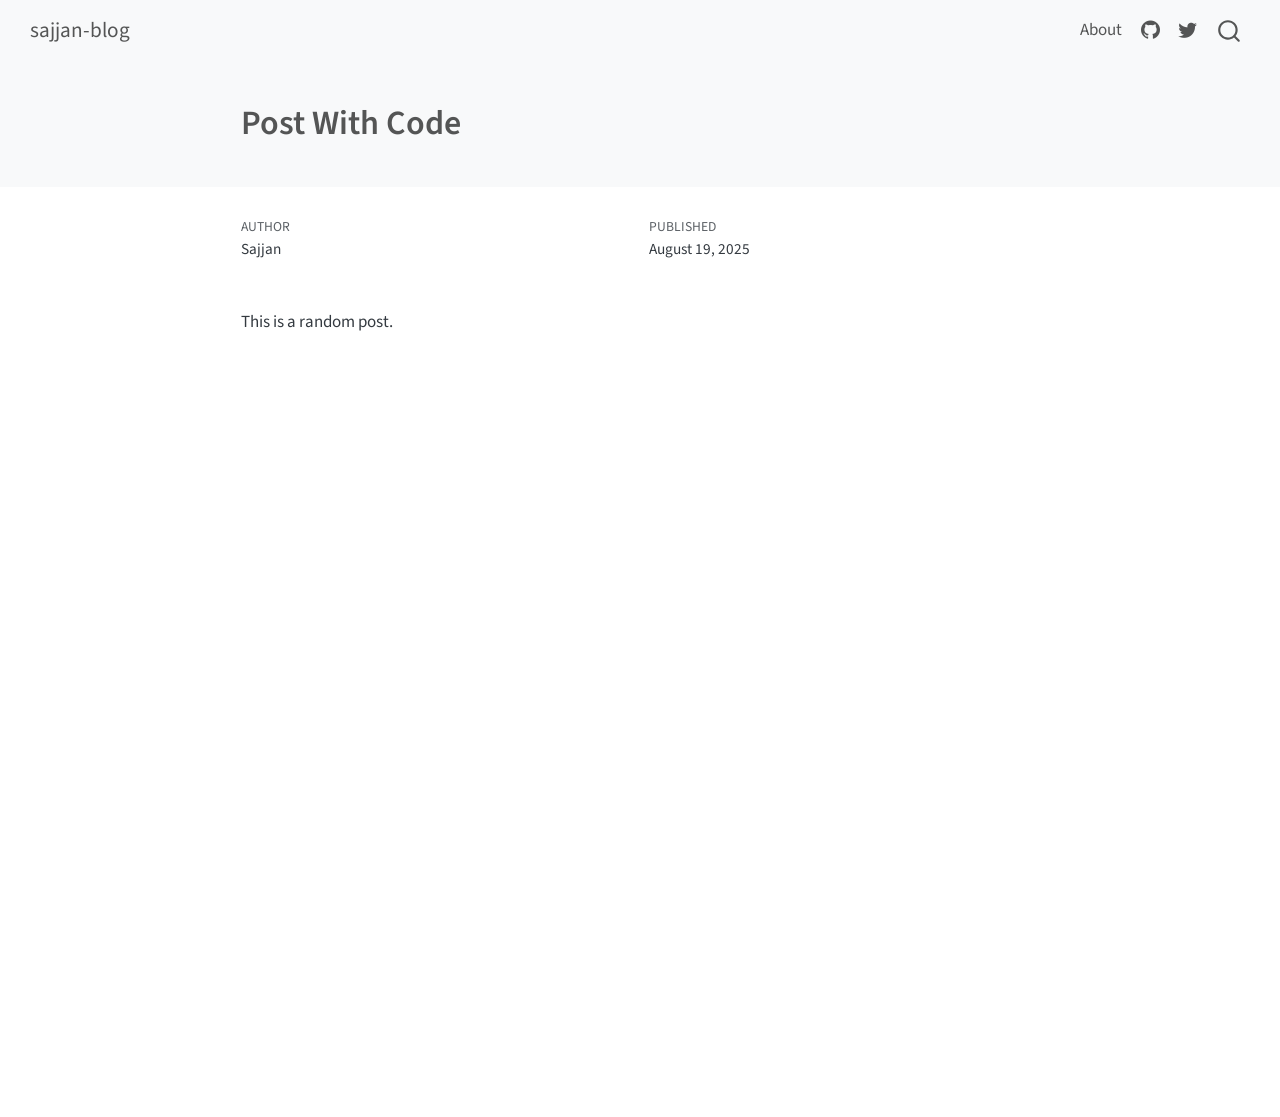
<file: posts/post-with-code/index.html>
<!DOCTYPE html>
<html xmlns="http://www.w3.org/1999/xhtml" lang="en" xml:lang="en"><head>

<meta charset="utf-8">
<meta name="generator" content="quarto-1.7.33">

<meta name="viewport" content="width=device-width, initial-scale=1.0, user-scalable=yes">

<meta name="author" content="Sajjan">
<meta name="dcterms.date" content="2025-08-19">

<title>Post With Code – sajjan-blog</title>
<style>
code{white-space: pre-wrap;}
span.smallcaps{font-variant: small-caps;}
div.columns{display: flex; gap: min(4vw, 1.5em);}
div.column{flex: auto; overflow-x: auto;}
div.hanging-indent{margin-left: 1.5em; text-indent: -1.5em;}
ul.task-list{list-style: none;}
ul.task-list li input[type="checkbox"] {
  width: 0.8em;
  margin: 0 0.8em 0.2em -1em; /* quarto-specific, see https://github.com/quarto-dev/quarto-cli/issues/4556 */ 
  vertical-align: middle;
}
</style>


<script src="../../site_libs/quarto-nav/quarto-nav.js"></script>
<script src="../../site_libs/quarto-nav/headroom.min.js"></script>
<script src="../../site_libs/clipboard/clipboard.min.js"></script>
<script src="../../site_libs/quarto-search/autocomplete.umd.js"></script>
<script src="../../site_libs/quarto-search/fuse.min.js"></script>
<script src="../../site_libs/quarto-search/quarto-search.js"></script>
<meta name="quarto:offset" content="../../">
<script src="../../site_libs/quarto-html/quarto.js" type="module"></script>
<script src="../../site_libs/quarto-html/tabsets/tabsets.js" type="module"></script>
<script src="../../site_libs/quarto-html/popper.min.js"></script>
<script src="../../site_libs/quarto-html/tippy.umd.min.js"></script>
<script src="../../site_libs/quarto-html/anchor.min.js"></script>
<link href="../../site_libs/quarto-html/tippy.css" rel="stylesheet">
<link href="../../site_libs/quarto-html/quarto-syntax-highlighting-ea385d0e468b0dd5ea5bf0780b1290d9.css" rel="stylesheet" id="quarto-text-highlighting-styles">
<script src="../../site_libs/bootstrap/bootstrap.min.js"></script>
<link href="../../site_libs/bootstrap/bootstrap-icons.css" rel="stylesheet">
<link href="../../site_libs/bootstrap/bootstrap-7a17a5f2d4bdf41abb1ce1fa85af1fcd.min.css" rel="stylesheet" append-hash="true" id="quarto-bootstrap" data-mode="light">
<script id="quarto-search-options" type="application/json">{
  "location": "navbar",
  "copy-button": false,
  "collapse-after": 3,
  "panel-placement": "end",
  "type": "overlay",
  "limit": 50,
  "keyboard-shortcut": [
    "f",
    "/",
    "s"
  ],
  "show-item-context": false,
  "language": {
    "search-no-results-text": "No results",
    "search-matching-documents-text": "matching documents",
    "search-copy-link-title": "Copy link to search",
    "search-hide-matches-text": "Hide additional matches",
    "search-more-match-text": "more match in this document",
    "search-more-matches-text": "more matches in this document",
    "search-clear-button-title": "Clear",
    "search-text-placeholder": "",
    "search-detached-cancel-button-title": "Cancel",
    "search-submit-button-title": "Submit",
    "search-label": "Search"
  }
}</script>


<link rel="stylesheet" href="../../styles.css">
</head>

<body class="nav-fixed fullcontent quarto-light">

<div id="quarto-search-results"></div>
  <header id="quarto-header" class="headroom fixed-top quarto-banner">
    <nav class="navbar navbar-expand-lg " data-bs-theme="dark">
      <div class="navbar-container container-fluid">
      <div class="navbar-brand-container mx-auto">
    <a class="navbar-brand" href="../../index.html">
    <span class="navbar-title">sajjan-blog</span>
    </a>
  </div>
            <div id="quarto-search" class="" title="Search"></div>
          <button class="navbar-toggler" type="button" data-bs-toggle="collapse" data-bs-target="#navbarCollapse" aria-controls="navbarCollapse" role="menu" aria-expanded="false" aria-label="Toggle navigation" onclick="if (window.quartoToggleHeadroom) { window.quartoToggleHeadroom(); }">
  <span class="navbar-toggler-icon"></span>
</button>
          <div class="collapse navbar-collapse" id="navbarCollapse">
            <ul class="navbar-nav navbar-nav-scroll ms-auto">
  <li class="nav-item">
    <a class="nav-link" href="../../about.html"> 
<span class="menu-text">About</span></a>
  </li>  
  <li class="nav-item compact">
    <a class="nav-link" href="https://github.com/"> <i class="bi bi-github" role="img">
</i> 
<span class="menu-text"></span></a>
  </li>  
  <li class="nav-item compact">
    <a class="nav-link" href="https://twitter.com"> <i class="bi bi-twitter" role="img">
</i> 
<span class="menu-text"></span></a>
  </li>  
</ul>
          </div> <!-- /navcollapse -->
            <div class="quarto-navbar-tools">
</div>
      </div> <!-- /container-fluid -->
    </nav>
</header>
<!-- content -->
<header id="title-block-header" class="quarto-title-block default page-columns page-full">
  <div class="quarto-title-banner page-columns page-full">
    <div class="quarto-title column-body">
      <h1 class="title">Post With Code</h1>
                      </div>
  </div>
    
  
  <div class="quarto-title-meta">

      <div>
      <div class="quarto-title-meta-heading">Author</div>
      <div class="quarto-title-meta-contents">
               <p>Sajjan </p>
            </div>
    </div>
      
      <div>
      <div class="quarto-title-meta-heading">Published</div>
      <div class="quarto-title-meta-contents">
        <p class="date">August 19, 2025</p>
      </div>
    </div>
    
      
    </div>
    
  
  </header><div id="quarto-content" class="quarto-container page-columns page-rows-contents page-layout-article page-navbar">
<!-- sidebar -->
<!-- margin-sidebar -->
    
<!-- main -->
<main class="content quarto-banner-title-block" id="quarto-document-content">





<p>This is a random post.</p>



</main> <!-- /main -->
<script id="quarto-html-after-body" type="application/javascript">
  window.document.addEventListener("DOMContentLoaded", function (event) {
    const icon = "";
    const anchorJS = new window.AnchorJS();
    anchorJS.options = {
      placement: 'right',
      icon: icon
    };
    anchorJS.add('.anchored');
    const isCodeAnnotation = (el) => {
      for (const clz of el.classList) {
        if (clz.startsWith('code-annotation-')) {                     
          return true;
        }
      }
      return false;
    }
    const onCopySuccess = function(e) {
      // button target
      const button = e.trigger;
      // don't keep focus
      button.blur();
      // flash "checked"
      button.classList.add('code-copy-button-checked');
      var currentTitle = button.getAttribute("title");
      button.setAttribute("title", "Copied!");
      let tooltip;
      if (window.bootstrap) {
        button.setAttribute("data-bs-toggle", "tooltip");
        button.setAttribute("data-bs-placement", "left");
        button.setAttribute("data-bs-title", "Copied!");
        tooltip = new bootstrap.Tooltip(button, 
          { trigger: "manual", 
            customClass: "code-copy-button-tooltip",
            offset: [0, -8]});
        tooltip.show();    
      }
      setTimeout(function() {
        if (tooltip) {
          tooltip.hide();
          button.removeAttribute("data-bs-title");
          button.removeAttribute("data-bs-toggle");
          button.removeAttribute("data-bs-placement");
        }
        button.setAttribute("title", currentTitle);
        button.classList.remove('code-copy-button-checked');
      }, 1000);
      // clear code selection
      e.clearSelection();
    }
    const getTextToCopy = function(trigger) {
        const codeEl = trigger.previousElementSibling.cloneNode(true);
        for (const childEl of codeEl.children) {
          if (isCodeAnnotation(childEl)) {
            childEl.remove();
          }
        }
        return codeEl.innerText;
    }
    const clipboard = new window.ClipboardJS('.code-copy-button:not([data-in-quarto-modal])', {
      text: getTextToCopy
    });
    clipboard.on('success', onCopySuccess);
    if (window.document.getElementById('quarto-embedded-source-code-modal')) {
      const clipboardModal = new window.ClipboardJS('.code-copy-button[data-in-quarto-modal]', {
        text: getTextToCopy,
        container: window.document.getElementById('quarto-embedded-source-code-modal')
      });
      clipboardModal.on('success', onCopySuccess);
    }
      var localhostRegex = new RegExp(/^(?:http|https):\/\/localhost\:?[0-9]*\//);
      var mailtoRegex = new RegExp(/^mailto:/);
        var filterRegex = new RegExp('/' + window.location.host + '/');
      var isInternal = (href) => {
          return filterRegex.test(href) || localhostRegex.test(href) || mailtoRegex.test(href);
      }
      // Inspect non-navigation links and adorn them if external
     var links = window.document.querySelectorAll('a[href]:not(.nav-link):not(.navbar-brand):not(.toc-action):not(.sidebar-link):not(.sidebar-item-toggle):not(.pagination-link):not(.no-external):not([aria-hidden]):not(.dropdown-item):not(.quarto-navigation-tool):not(.about-link)');
      for (var i=0; i<links.length; i++) {
        const link = links[i];
        if (!isInternal(link.href)) {
          // undo the damage that might have been done by quarto-nav.js in the case of
          // links that we want to consider external
          if (link.dataset.originalHref !== undefined) {
            link.href = link.dataset.originalHref;
          }
        }
      }
    function tippyHover(el, contentFn, onTriggerFn, onUntriggerFn) {
      const config = {
        allowHTML: true,
        maxWidth: 500,
        delay: 100,
        arrow: false,
        appendTo: function(el) {
            return el.parentElement;
        },
        interactive: true,
        interactiveBorder: 10,
        theme: 'quarto',
        placement: 'bottom-start',
      };
      if (contentFn) {
        config.content = contentFn;
      }
      if (onTriggerFn) {
        config.onTrigger = onTriggerFn;
      }
      if (onUntriggerFn) {
        config.onUntrigger = onUntriggerFn;
      }
      window.tippy(el, config); 
    }
    const noterefs = window.document.querySelectorAll('a[role="doc-noteref"]');
    for (var i=0; i<noterefs.length; i++) {
      const ref = noterefs[i];
      tippyHover(ref, function() {
        // use id or data attribute instead here
        let href = ref.getAttribute('data-footnote-href') || ref.getAttribute('href');
        try { href = new URL(href).hash; } catch {}
        const id = href.replace(/^#\/?/, "");
        const note = window.document.getElementById(id);
        if (note) {
          return note.innerHTML;
        } else {
          return "";
        }
      });
    }
    const xrefs = window.document.querySelectorAll('a.quarto-xref');
    const processXRef = (id, note) => {
      // Strip column container classes
      const stripColumnClz = (el) => {
        el.classList.remove("page-full", "page-columns");
        if (el.children) {
          for (const child of el.children) {
            stripColumnClz(child);
          }
        }
      }
      stripColumnClz(note)
      if (id === null || id.startsWith('sec-')) {
        // Special case sections, only their first couple elements
        const container = document.createElement("div");
        if (note.children && note.children.length > 2) {
          container.appendChild(note.children[0].cloneNode(true));
          for (let i = 1; i < note.children.length; i++) {
            const child = note.children[i];
            if (child.tagName === "P" && child.innerText === "") {
              continue;
            } else {
              container.appendChild(child.cloneNode(true));
              break;
            }
          }
          if (window.Quarto?.typesetMath) {
            window.Quarto.typesetMath(container);
          }
          return container.innerHTML
        } else {
          if (window.Quarto?.typesetMath) {
            window.Quarto.typesetMath(note);
          }
          return note.innerHTML;
        }
      } else {
        // Remove any anchor links if they are present
        const anchorLink = note.querySelector('a.anchorjs-link');
        if (anchorLink) {
          anchorLink.remove();
        }
        if (window.Quarto?.typesetMath) {
          window.Quarto.typesetMath(note);
        }
        if (note.classList.contains("callout")) {
          return note.outerHTML;
        } else {
          return note.innerHTML;
        }
      }
    }
    for (var i=0; i<xrefs.length; i++) {
      const xref = xrefs[i];
      tippyHover(xref, undefined, function(instance) {
        instance.disable();
        let url = xref.getAttribute('href');
        let hash = undefined; 
        if (url.startsWith('#')) {
          hash = url;
        } else {
          try { hash = new URL(url).hash; } catch {}
        }
        if (hash) {
          const id = hash.replace(/^#\/?/, "");
          const note = window.document.getElementById(id);
          if (note !== null) {
            try {
              const html = processXRef(id, note.cloneNode(true));
              instance.setContent(html);
            } finally {
              instance.enable();
              instance.show();
            }
          } else {
            // See if we can fetch this
            fetch(url.split('#')[0])
            .then(res => res.text())
            .then(html => {
              const parser = new DOMParser();
              const htmlDoc = parser.parseFromString(html, "text/html");
              const note = htmlDoc.getElementById(id);
              if (note !== null) {
                const html = processXRef(id, note);
                instance.setContent(html);
              } 
            }).finally(() => {
              instance.enable();
              instance.show();
            });
          }
        } else {
          // See if we can fetch a full url (with no hash to target)
          // This is a special case and we should probably do some content thinning / targeting
          fetch(url)
          .then(res => res.text())
          .then(html => {
            const parser = new DOMParser();
            const htmlDoc = parser.parseFromString(html, "text/html");
            const note = htmlDoc.querySelector('main.content');
            if (note !== null) {
              // This should only happen for chapter cross references
              // (since there is no id in the URL)
              // remove the first header
              if (note.children.length > 0 && note.children[0].tagName === "HEADER") {
                note.children[0].remove();
              }
              const html = processXRef(null, note);
              instance.setContent(html);
            } 
          }).finally(() => {
            instance.enable();
            instance.show();
          });
        }
      }, function(instance) {
      });
    }
        let selectedAnnoteEl;
        const selectorForAnnotation = ( cell, annotation) => {
          let cellAttr = 'data-code-cell="' + cell + '"';
          let lineAttr = 'data-code-annotation="' +  annotation + '"';
          const selector = 'span[' + cellAttr + '][' + lineAttr + ']';
          return selector;
        }
        const selectCodeLines = (annoteEl) => {
          const doc = window.document;
          const targetCell = annoteEl.getAttribute("data-target-cell");
          const targetAnnotation = annoteEl.getAttribute("data-target-annotation");
          const annoteSpan = window.document.querySelector(selectorForAnnotation(targetCell, targetAnnotation));
          const lines = annoteSpan.getAttribute("data-code-lines").split(",");
          const lineIds = lines.map((line) => {
            return targetCell + "-" + line;
          })
          let top = null;
          let height = null;
          let parent = null;
          if (lineIds.length > 0) {
              //compute the position of the single el (top and bottom and make a div)
              const el = window.document.getElementById(lineIds[0]);
              top = el.offsetTop;
              height = el.offsetHeight;
              parent = el.parentElement.parentElement;
            if (lineIds.length > 1) {
              const lastEl = window.document.getElementById(lineIds[lineIds.length - 1]);
              const bottom = lastEl.offsetTop + lastEl.offsetHeight;
              height = bottom - top;
            }
            if (top !== null && height !== null && parent !== null) {
              // cook up a div (if necessary) and position it 
              let div = window.document.getElementById("code-annotation-line-highlight");
              if (div === null) {
                div = window.document.createElement("div");
                div.setAttribute("id", "code-annotation-line-highlight");
                div.style.position = 'absolute';
                parent.appendChild(div);
              }
              div.style.top = top - 2 + "px";
              div.style.height = height + 4 + "px";
              div.style.left = 0;
              let gutterDiv = window.document.getElementById("code-annotation-line-highlight-gutter");
              if (gutterDiv === null) {
                gutterDiv = window.document.createElement("div");
                gutterDiv.setAttribute("id", "code-annotation-line-highlight-gutter");
                gutterDiv.style.position = 'absolute';
                const codeCell = window.document.getElementById(targetCell);
                const gutter = codeCell.querySelector('.code-annotation-gutter');
                gutter.appendChild(gutterDiv);
              }
              gutterDiv.style.top = top - 2 + "px";
              gutterDiv.style.height = height + 4 + "px";
            }
            selectedAnnoteEl = annoteEl;
          }
        };
        const unselectCodeLines = () => {
          const elementsIds = ["code-annotation-line-highlight", "code-annotation-line-highlight-gutter"];
          elementsIds.forEach((elId) => {
            const div = window.document.getElementById(elId);
            if (div) {
              div.remove();
            }
          });
          selectedAnnoteEl = undefined;
        };
          // Handle positioning of the toggle
      window.addEventListener(
        "resize",
        throttle(() => {
          elRect = undefined;
          if (selectedAnnoteEl) {
            selectCodeLines(selectedAnnoteEl);
          }
        }, 10)
      );
      function throttle(fn, ms) {
      let throttle = false;
      let timer;
        return (...args) => {
          if(!throttle) { // first call gets through
              fn.apply(this, args);
              throttle = true;
          } else { // all the others get throttled
              if(timer) clearTimeout(timer); // cancel #2
              timer = setTimeout(() => {
                fn.apply(this, args);
                timer = throttle = false;
              }, ms);
          }
        };
      }
        // Attach click handler to the DT
        const annoteDls = window.document.querySelectorAll('dt[data-target-cell]');
        for (const annoteDlNode of annoteDls) {
          annoteDlNode.addEventListener('click', (event) => {
            const clickedEl = event.target;
            if (clickedEl !== selectedAnnoteEl) {
              unselectCodeLines();
              const activeEl = window.document.querySelector('dt[data-target-cell].code-annotation-active');
              if (activeEl) {
                activeEl.classList.remove('code-annotation-active');
              }
              selectCodeLines(clickedEl);
              clickedEl.classList.add('code-annotation-active');
            } else {
              // Unselect the line
              unselectCodeLines();
              clickedEl.classList.remove('code-annotation-active');
            }
          });
        }
    const findCites = (el) => {
      const parentEl = el.parentElement;
      if (parentEl) {
        const cites = parentEl.dataset.cites;
        if (cites) {
          return {
            el,
            cites: cites.split(' ')
          };
        } else {
          return findCites(el.parentElement)
        }
      } else {
        return undefined;
      }
    };
    var bibliorefs = window.document.querySelectorAll('a[role="doc-biblioref"]');
    for (var i=0; i<bibliorefs.length; i++) {
      const ref = bibliorefs[i];
      const citeInfo = findCites(ref);
      if (citeInfo) {
        tippyHover(citeInfo.el, function() {
          var popup = window.document.createElement('div');
          citeInfo.cites.forEach(function(cite) {
            var citeDiv = window.document.createElement('div');
            citeDiv.classList.add('hanging-indent');
            citeDiv.classList.add('csl-entry');
            var biblioDiv = window.document.getElementById('ref-' + cite);
            if (biblioDiv) {
              citeDiv.innerHTML = biblioDiv.innerHTML;
            }
            popup.appendChild(citeDiv);
          });
          return popup.innerHTML;
        });
      }
    }
  });
  </script>
</div> <!-- /content -->




</body></html>
</file>
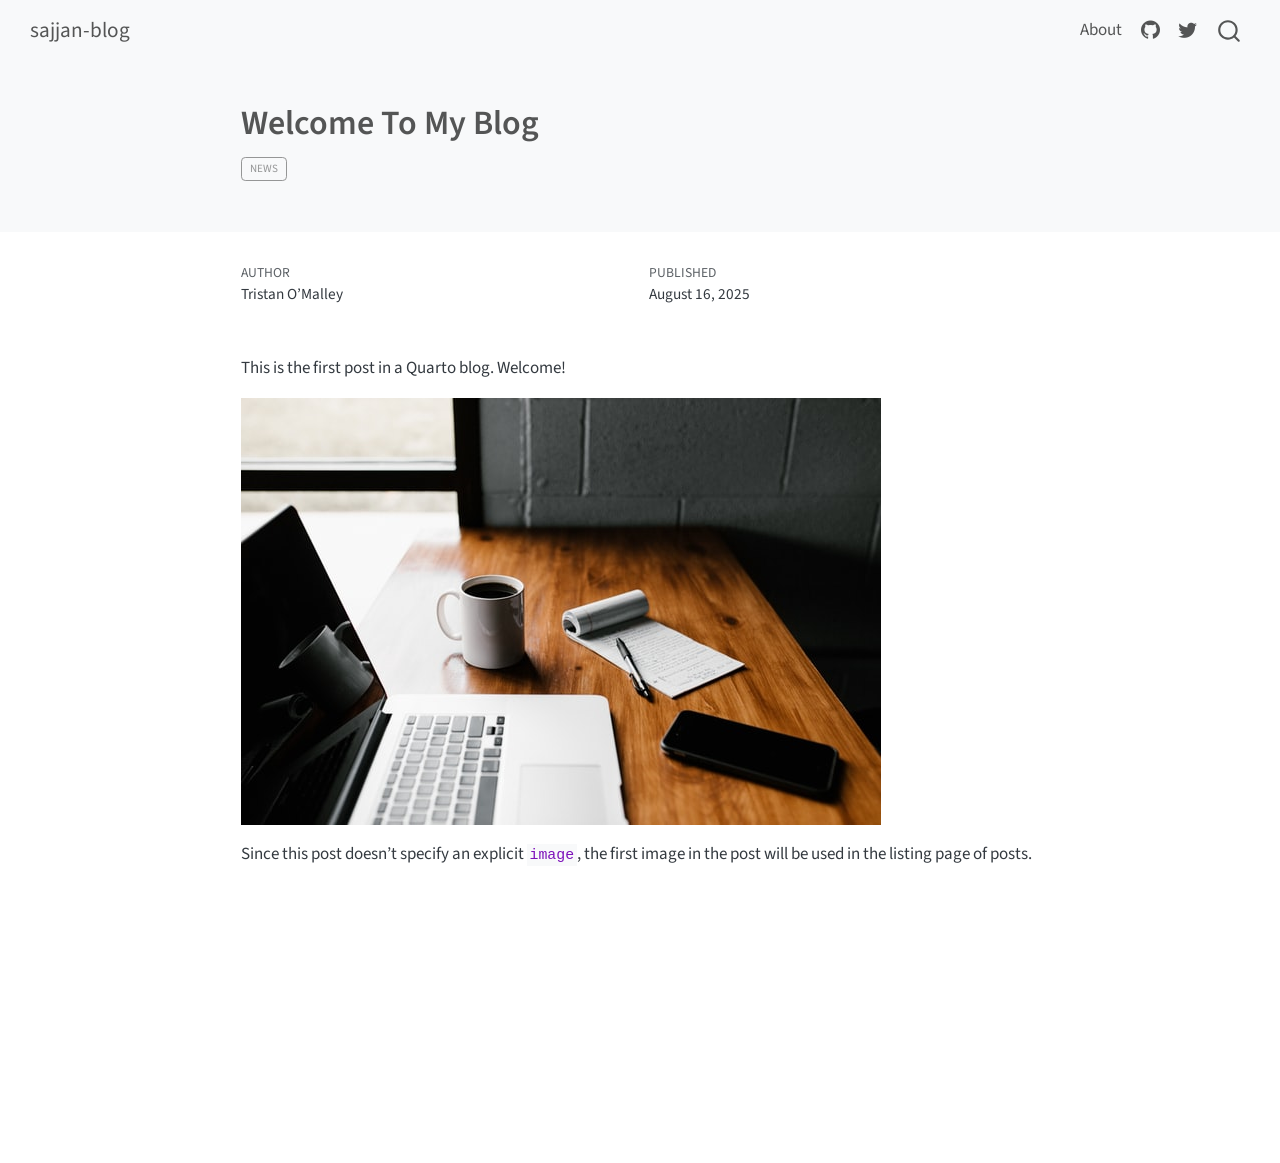
<file: posts/welcome/index.html>
<!DOCTYPE html>
<html xmlns="http://www.w3.org/1999/xhtml" lang="en" xml:lang="en"><head>

<meta charset="utf-8">
<meta name="generator" content="quarto-1.7.33">

<meta name="viewport" content="width=device-width, initial-scale=1.0, user-scalable=yes">

<meta name="author" content="Tristan O’Malley">
<meta name="dcterms.date" content="2025-08-16">

<title>Welcome To My Blog – sajjan-blog</title>
<style>
code{white-space: pre-wrap;}
span.smallcaps{font-variant: small-caps;}
div.columns{display: flex; gap: min(4vw, 1.5em);}
div.column{flex: auto; overflow-x: auto;}
div.hanging-indent{margin-left: 1.5em; text-indent: -1.5em;}
ul.task-list{list-style: none;}
ul.task-list li input[type="checkbox"] {
  width: 0.8em;
  margin: 0 0.8em 0.2em -1em; /* quarto-specific, see https://github.com/quarto-dev/quarto-cli/issues/4556 */ 
  vertical-align: middle;
}
</style>


<script src="../../site_libs/quarto-nav/quarto-nav.js"></script>
<script src="../../site_libs/quarto-nav/headroom.min.js"></script>
<script src="../../site_libs/clipboard/clipboard.min.js"></script>
<script src="../../site_libs/quarto-search/autocomplete.umd.js"></script>
<script src="../../site_libs/quarto-search/fuse.min.js"></script>
<script src="../../site_libs/quarto-search/quarto-search.js"></script>
<meta name="quarto:offset" content="../../">
<script src="../../site_libs/quarto-html/quarto.js" type="module"></script>
<script src="../../site_libs/quarto-html/tabsets/tabsets.js" type="module"></script>
<script src="../../site_libs/quarto-html/popper.min.js"></script>
<script src="../../site_libs/quarto-html/tippy.umd.min.js"></script>
<script src="../../site_libs/quarto-html/anchor.min.js"></script>
<link href="../../site_libs/quarto-html/tippy.css" rel="stylesheet">
<link href="../../site_libs/quarto-html/quarto-syntax-highlighting-ea385d0e468b0dd5ea5bf0780b1290d9.css" rel="stylesheet" id="quarto-text-highlighting-styles">
<script src="../../site_libs/bootstrap/bootstrap.min.js"></script>
<link href="../../site_libs/bootstrap/bootstrap-icons.css" rel="stylesheet">
<link href="../../site_libs/bootstrap/bootstrap-7a17a5f2d4bdf41abb1ce1fa85af1fcd.min.css" rel="stylesheet" append-hash="true" id="quarto-bootstrap" data-mode="light">
<script id="quarto-search-options" type="application/json">{
  "location": "navbar",
  "copy-button": false,
  "collapse-after": 3,
  "panel-placement": "end",
  "type": "overlay",
  "limit": 50,
  "keyboard-shortcut": [
    "f",
    "/",
    "s"
  ],
  "show-item-context": false,
  "language": {
    "search-no-results-text": "No results",
    "search-matching-documents-text": "matching documents",
    "search-copy-link-title": "Copy link to search",
    "search-hide-matches-text": "Hide additional matches",
    "search-more-match-text": "more match in this document",
    "search-more-matches-text": "more matches in this document",
    "search-clear-button-title": "Clear",
    "search-text-placeholder": "",
    "search-detached-cancel-button-title": "Cancel",
    "search-submit-button-title": "Submit",
    "search-label": "Search"
  }
}</script>


<link rel="stylesheet" href="../../styles.css">
</head>

<body class="nav-fixed fullcontent quarto-light">

<div id="quarto-search-results"></div>
  <header id="quarto-header" class="headroom fixed-top quarto-banner">
    <nav class="navbar navbar-expand-lg " data-bs-theme="dark">
      <div class="navbar-container container-fluid">
      <div class="navbar-brand-container mx-auto">
    <a class="navbar-brand" href="../../index.html">
    <span class="navbar-title">sajjan-blog</span>
    </a>
  </div>
            <div id="quarto-search" class="" title="Search"></div>
          <button class="navbar-toggler" type="button" data-bs-toggle="collapse" data-bs-target="#navbarCollapse" aria-controls="navbarCollapse" role="menu" aria-expanded="false" aria-label="Toggle navigation" onclick="if (window.quartoToggleHeadroom) { window.quartoToggleHeadroom(); }">
  <span class="navbar-toggler-icon"></span>
</button>
          <div class="collapse navbar-collapse" id="navbarCollapse">
            <ul class="navbar-nav navbar-nav-scroll ms-auto">
  <li class="nav-item">
    <a class="nav-link" href="../../about.html"> 
<span class="menu-text">About</span></a>
  </li>  
  <li class="nav-item compact">
    <a class="nav-link" href="https://github.com/"> <i class="bi bi-github" role="img">
</i> 
<span class="menu-text"></span></a>
  </li>  
  <li class="nav-item compact">
    <a class="nav-link" href="https://twitter.com"> <i class="bi bi-twitter" role="img">
</i> 
<span class="menu-text"></span></a>
  </li>  
</ul>
          </div> <!-- /navcollapse -->
            <div class="quarto-navbar-tools">
</div>
      </div> <!-- /container-fluid -->
    </nav>
</header>
<!-- content -->
<header id="title-block-header" class="quarto-title-block default page-columns page-full">
  <div class="quarto-title-banner page-columns page-full">
    <div class="quarto-title column-body">
      <h1 class="title">Welcome To My Blog</h1>
                                <div class="quarto-categories">
                <div class="quarto-category">news</div>
              </div>
                  </div>
  </div>
    
  
  <div class="quarto-title-meta">

      <div>
      <div class="quarto-title-meta-heading">Author</div>
      <div class="quarto-title-meta-contents">
               <p>Tristan O’Malley </p>
            </div>
    </div>
      
      <div>
      <div class="quarto-title-meta-heading">Published</div>
      <div class="quarto-title-meta-contents">
        <p class="date">August 16, 2025</p>
      </div>
    </div>
    
      
    </div>
    
  
  </header><div id="quarto-content" class="quarto-container page-columns page-rows-contents page-layout-article page-navbar">
<!-- sidebar -->
<!-- margin-sidebar -->
    
<!-- main -->
<main class="content quarto-banner-title-block" id="quarto-document-content">





<p>This is the first post in a Quarto blog. Welcome!</p>
<p><img src="thumbnail.jpg" class="img-fluid"></p>
<p>Since this post doesn’t specify an explicit <code>image</code>, the first image in the post will be used in the listing page of posts.</p>



</main> <!-- /main -->
<script id="quarto-html-after-body" type="application/javascript">
  window.document.addEventListener("DOMContentLoaded", function (event) {
    const icon = "";
    const anchorJS = new window.AnchorJS();
    anchorJS.options = {
      placement: 'right',
      icon: icon
    };
    anchorJS.add('.anchored');
    const isCodeAnnotation = (el) => {
      for (const clz of el.classList) {
        if (clz.startsWith('code-annotation-')) {                     
          return true;
        }
      }
      return false;
    }
    const onCopySuccess = function(e) {
      // button target
      const button = e.trigger;
      // don't keep focus
      button.blur();
      // flash "checked"
      button.classList.add('code-copy-button-checked');
      var currentTitle = button.getAttribute("title");
      button.setAttribute("title", "Copied!");
      let tooltip;
      if (window.bootstrap) {
        button.setAttribute("data-bs-toggle", "tooltip");
        button.setAttribute("data-bs-placement", "left");
        button.setAttribute("data-bs-title", "Copied!");
        tooltip = new bootstrap.Tooltip(button, 
          { trigger: "manual", 
            customClass: "code-copy-button-tooltip",
            offset: [0, -8]});
        tooltip.show();    
      }
      setTimeout(function() {
        if (tooltip) {
          tooltip.hide();
          button.removeAttribute("data-bs-title");
          button.removeAttribute("data-bs-toggle");
          button.removeAttribute("data-bs-placement");
        }
        button.setAttribute("title", currentTitle);
        button.classList.remove('code-copy-button-checked');
      }, 1000);
      // clear code selection
      e.clearSelection();
    }
    const getTextToCopy = function(trigger) {
        const codeEl = trigger.previousElementSibling.cloneNode(true);
        for (const childEl of codeEl.children) {
          if (isCodeAnnotation(childEl)) {
            childEl.remove();
          }
        }
        return codeEl.innerText;
    }
    const clipboard = new window.ClipboardJS('.code-copy-button:not([data-in-quarto-modal])', {
      text: getTextToCopy
    });
    clipboard.on('success', onCopySuccess);
    if (window.document.getElementById('quarto-embedded-source-code-modal')) {
      const clipboardModal = new window.ClipboardJS('.code-copy-button[data-in-quarto-modal]', {
        text: getTextToCopy,
        container: window.document.getElementById('quarto-embedded-source-code-modal')
      });
      clipboardModal.on('success', onCopySuccess);
    }
      var localhostRegex = new RegExp(/^(?:http|https):\/\/localhost\:?[0-9]*\//);
      var mailtoRegex = new RegExp(/^mailto:/);
        var filterRegex = new RegExp('/' + window.location.host + '/');
      var isInternal = (href) => {
          return filterRegex.test(href) || localhostRegex.test(href) || mailtoRegex.test(href);
      }
      // Inspect non-navigation links and adorn them if external
     var links = window.document.querySelectorAll('a[href]:not(.nav-link):not(.navbar-brand):not(.toc-action):not(.sidebar-link):not(.sidebar-item-toggle):not(.pagination-link):not(.no-external):not([aria-hidden]):not(.dropdown-item):not(.quarto-navigation-tool):not(.about-link)');
      for (var i=0; i<links.length; i++) {
        const link = links[i];
        if (!isInternal(link.href)) {
          // undo the damage that might have been done by quarto-nav.js in the case of
          // links that we want to consider external
          if (link.dataset.originalHref !== undefined) {
            link.href = link.dataset.originalHref;
          }
        }
      }
    function tippyHover(el, contentFn, onTriggerFn, onUntriggerFn) {
      const config = {
        allowHTML: true,
        maxWidth: 500,
        delay: 100,
        arrow: false,
        appendTo: function(el) {
            return el.parentElement;
        },
        interactive: true,
        interactiveBorder: 10,
        theme: 'quarto',
        placement: 'bottom-start',
      };
      if (contentFn) {
        config.content = contentFn;
      }
      if (onTriggerFn) {
        config.onTrigger = onTriggerFn;
      }
      if (onUntriggerFn) {
        config.onUntrigger = onUntriggerFn;
      }
      window.tippy(el, config); 
    }
    const noterefs = window.document.querySelectorAll('a[role="doc-noteref"]');
    for (var i=0; i<noterefs.length; i++) {
      const ref = noterefs[i];
      tippyHover(ref, function() {
        // use id or data attribute instead here
        let href = ref.getAttribute('data-footnote-href') || ref.getAttribute('href');
        try { href = new URL(href).hash; } catch {}
        const id = href.replace(/^#\/?/, "");
        const note = window.document.getElementById(id);
        if (note) {
          return note.innerHTML;
        } else {
          return "";
        }
      });
    }
    const xrefs = window.document.querySelectorAll('a.quarto-xref');
    const processXRef = (id, note) => {
      // Strip column container classes
      const stripColumnClz = (el) => {
        el.classList.remove("page-full", "page-columns");
        if (el.children) {
          for (const child of el.children) {
            stripColumnClz(child);
          }
        }
      }
      stripColumnClz(note)
      if (id === null || id.startsWith('sec-')) {
        // Special case sections, only their first couple elements
        const container = document.createElement("div");
        if (note.children && note.children.length > 2) {
          container.appendChild(note.children[0].cloneNode(true));
          for (let i = 1; i < note.children.length; i++) {
            const child = note.children[i];
            if (child.tagName === "P" && child.innerText === "") {
              continue;
            } else {
              container.appendChild(child.cloneNode(true));
              break;
            }
          }
          if (window.Quarto?.typesetMath) {
            window.Quarto.typesetMath(container);
          }
          return container.innerHTML
        } else {
          if (window.Quarto?.typesetMath) {
            window.Quarto.typesetMath(note);
          }
          return note.innerHTML;
        }
      } else {
        // Remove any anchor links if they are present
        const anchorLink = note.querySelector('a.anchorjs-link');
        if (anchorLink) {
          anchorLink.remove();
        }
        if (window.Quarto?.typesetMath) {
          window.Quarto.typesetMath(note);
        }
        if (note.classList.contains("callout")) {
          return note.outerHTML;
        } else {
          return note.innerHTML;
        }
      }
    }
    for (var i=0; i<xrefs.length; i++) {
      const xref = xrefs[i];
      tippyHover(xref, undefined, function(instance) {
        instance.disable();
        let url = xref.getAttribute('href');
        let hash = undefined; 
        if (url.startsWith('#')) {
          hash = url;
        } else {
          try { hash = new URL(url).hash; } catch {}
        }
        if (hash) {
          const id = hash.replace(/^#\/?/, "");
          const note = window.document.getElementById(id);
          if (note !== null) {
            try {
              const html = processXRef(id, note.cloneNode(true));
              instance.setContent(html);
            } finally {
              instance.enable();
              instance.show();
            }
          } else {
            // See if we can fetch this
            fetch(url.split('#')[0])
            .then(res => res.text())
            .then(html => {
              const parser = new DOMParser();
              const htmlDoc = parser.parseFromString(html, "text/html");
              const note = htmlDoc.getElementById(id);
              if (note !== null) {
                const html = processXRef(id, note);
                instance.setContent(html);
              } 
            }).finally(() => {
              instance.enable();
              instance.show();
            });
          }
        } else {
          // See if we can fetch a full url (with no hash to target)
          // This is a special case and we should probably do some content thinning / targeting
          fetch(url)
          .then(res => res.text())
          .then(html => {
            const parser = new DOMParser();
            const htmlDoc = parser.parseFromString(html, "text/html");
            const note = htmlDoc.querySelector('main.content');
            if (note !== null) {
              // This should only happen for chapter cross references
              // (since there is no id in the URL)
              // remove the first header
              if (note.children.length > 0 && note.children[0].tagName === "HEADER") {
                note.children[0].remove();
              }
              const html = processXRef(null, note);
              instance.setContent(html);
            } 
          }).finally(() => {
            instance.enable();
            instance.show();
          });
        }
      }, function(instance) {
      });
    }
        let selectedAnnoteEl;
        const selectorForAnnotation = ( cell, annotation) => {
          let cellAttr = 'data-code-cell="' + cell + '"';
          let lineAttr = 'data-code-annotation="' +  annotation + '"';
          const selector = 'span[' + cellAttr + '][' + lineAttr + ']';
          return selector;
        }
        const selectCodeLines = (annoteEl) => {
          const doc = window.document;
          const targetCell = annoteEl.getAttribute("data-target-cell");
          const targetAnnotation = annoteEl.getAttribute("data-target-annotation");
          const annoteSpan = window.document.querySelector(selectorForAnnotation(targetCell, targetAnnotation));
          const lines = annoteSpan.getAttribute("data-code-lines").split(",");
          const lineIds = lines.map((line) => {
            return targetCell + "-" + line;
          })
          let top = null;
          let height = null;
          let parent = null;
          if (lineIds.length > 0) {
              //compute the position of the single el (top and bottom and make a div)
              const el = window.document.getElementById(lineIds[0]);
              top = el.offsetTop;
              height = el.offsetHeight;
              parent = el.parentElement.parentElement;
            if (lineIds.length > 1) {
              const lastEl = window.document.getElementById(lineIds[lineIds.length - 1]);
              const bottom = lastEl.offsetTop + lastEl.offsetHeight;
              height = bottom - top;
            }
            if (top !== null && height !== null && parent !== null) {
              // cook up a div (if necessary) and position it 
              let div = window.document.getElementById("code-annotation-line-highlight");
              if (div === null) {
                div = window.document.createElement("div");
                div.setAttribute("id", "code-annotation-line-highlight");
                div.style.position = 'absolute';
                parent.appendChild(div);
              }
              div.style.top = top - 2 + "px";
              div.style.height = height + 4 + "px";
              div.style.left = 0;
              let gutterDiv = window.document.getElementById("code-annotation-line-highlight-gutter");
              if (gutterDiv === null) {
                gutterDiv = window.document.createElement("div");
                gutterDiv.setAttribute("id", "code-annotation-line-highlight-gutter");
                gutterDiv.style.position = 'absolute';
                const codeCell = window.document.getElementById(targetCell);
                const gutter = codeCell.querySelector('.code-annotation-gutter');
                gutter.appendChild(gutterDiv);
              }
              gutterDiv.style.top = top - 2 + "px";
              gutterDiv.style.height = height + 4 + "px";
            }
            selectedAnnoteEl = annoteEl;
          }
        };
        const unselectCodeLines = () => {
          const elementsIds = ["code-annotation-line-highlight", "code-annotation-line-highlight-gutter"];
          elementsIds.forEach((elId) => {
            const div = window.document.getElementById(elId);
            if (div) {
              div.remove();
            }
          });
          selectedAnnoteEl = undefined;
        };
          // Handle positioning of the toggle
      window.addEventListener(
        "resize",
        throttle(() => {
          elRect = undefined;
          if (selectedAnnoteEl) {
            selectCodeLines(selectedAnnoteEl);
          }
        }, 10)
      );
      function throttle(fn, ms) {
      let throttle = false;
      let timer;
        return (...args) => {
          if(!throttle) { // first call gets through
              fn.apply(this, args);
              throttle = true;
          } else { // all the others get throttled
              if(timer) clearTimeout(timer); // cancel #2
              timer = setTimeout(() => {
                fn.apply(this, args);
                timer = throttle = false;
              }, ms);
          }
        };
      }
        // Attach click handler to the DT
        const annoteDls = window.document.querySelectorAll('dt[data-target-cell]');
        for (const annoteDlNode of annoteDls) {
          annoteDlNode.addEventListener('click', (event) => {
            const clickedEl = event.target;
            if (clickedEl !== selectedAnnoteEl) {
              unselectCodeLines();
              const activeEl = window.document.querySelector('dt[data-target-cell].code-annotation-active');
              if (activeEl) {
                activeEl.classList.remove('code-annotation-active');
              }
              selectCodeLines(clickedEl);
              clickedEl.classList.add('code-annotation-active');
            } else {
              // Unselect the line
              unselectCodeLines();
              clickedEl.classList.remove('code-annotation-active');
            }
          });
        }
    const findCites = (el) => {
      const parentEl = el.parentElement;
      if (parentEl) {
        const cites = parentEl.dataset.cites;
        if (cites) {
          return {
            el,
            cites: cites.split(' ')
          };
        } else {
          return findCites(el.parentElement)
        }
      } else {
        return undefined;
      }
    };
    var bibliorefs = window.document.querySelectorAll('a[role="doc-biblioref"]');
    for (var i=0; i<bibliorefs.length; i++) {
      const ref = bibliorefs[i];
      const citeInfo = findCites(ref);
      if (citeInfo) {
        tippyHover(citeInfo.el, function() {
          var popup = window.document.createElement('div');
          citeInfo.cites.forEach(function(cite) {
            var citeDiv = window.document.createElement('div');
            citeDiv.classList.add('hanging-indent');
            citeDiv.classList.add('csl-entry');
            var biblioDiv = window.document.getElementById('ref-' + cite);
            if (biblioDiv) {
              citeDiv.innerHTML = biblioDiv.innerHTML;
            }
            popup.appendChild(citeDiv);
          });
          return popup.innerHTML;
        });
      }
    }
  });
  </script>
</div> <!-- /content -->




</body></html>
</file>
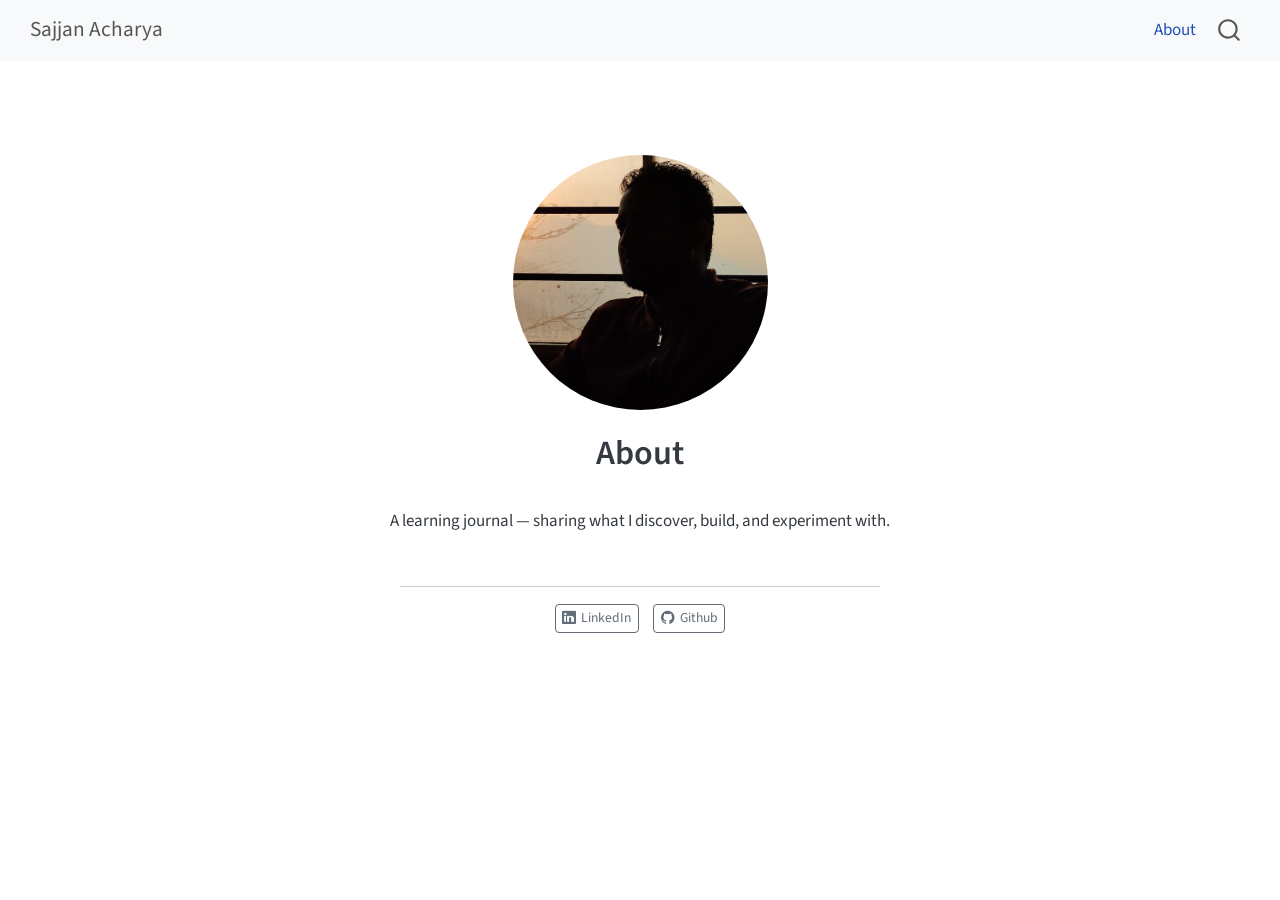
<file: about.html>
<!DOCTYPE html>
<html xmlns="http://www.w3.org/1999/xhtml" lang="en" xml:lang="en"><head>

<meta charset="utf-8">
<meta name="generator" content="quarto-1.7.33">

<meta name="viewport" content="width=device-width, initial-scale=1.0, user-scalable=yes">


<title>About – Sajjan Acharya</title>
<style>
code{white-space: pre-wrap;}
span.smallcaps{font-variant: small-caps;}
div.columns{display: flex; gap: min(4vw, 1.5em);}
div.column{flex: auto; overflow-x: auto;}
div.hanging-indent{margin-left: 1.5em; text-indent: -1.5em;}
ul.task-list{list-style: none;}
ul.task-list li input[type="checkbox"] {
  width: 0.8em;
  margin: 0 0.8em 0.2em -1em; /* quarto-specific, see https://github.com/quarto-dev/quarto-cli/issues/4556 */ 
  vertical-align: middle;
}
</style>


<script src="site_libs/quarto-nav/quarto-nav.js"></script>
<script src="site_libs/quarto-nav/headroom.min.js"></script>
<script src="site_libs/clipboard/clipboard.min.js"></script>
<script src="site_libs/quarto-search/autocomplete.umd.js"></script>
<script src="site_libs/quarto-search/fuse.min.js"></script>
<script src="site_libs/quarto-search/quarto-search.js"></script>
<meta name="quarto:offset" content="./">
<script src="site_libs/quarto-html/quarto.js" type="module"></script>
<script src="site_libs/quarto-html/tabsets/tabsets.js" type="module"></script>
<script src="site_libs/quarto-html/popper.min.js"></script>
<script src="site_libs/quarto-html/tippy.umd.min.js"></script>
<link href="site_libs/quarto-html/tippy.css" rel="stylesheet">
<link href="site_libs/quarto-html/quarto-syntax-highlighting-ea385d0e468b0dd5ea5bf0780b1290d9.css" rel="stylesheet" id="quarto-text-highlighting-styles">
<script src="site_libs/bootstrap/bootstrap.min.js"></script>
<link href="site_libs/bootstrap/bootstrap-icons.css" rel="stylesheet">
<link href="site_libs/bootstrap/bootstrap-7a17a5f2d4bdf41abb1ce1fa85af1fcd.min.css" rel="stylesheet" append-hash="true" id="quarto-bootstrap" data-mode="light">
<script id="quarto-search-options" type="application/json">{
  "location": "navbar",
  "copy-button": false,
  "collapse-after": 3,
  "panel-placement": "end",
  "type": "overlay",
  "limit": 50,
  "keyboard-shortcut": [
    "f",
    "/",
    "s"
  ],
  "show-item-context": false,
  "language": {
    "search-no-results-text": "No results",
    "search-matching-documents-text": "matching documents",
    "search-copy-link-title": "Copy link to search",
    "search-hide-matches-text": "Hide additional matches",
    "search-more-match-text": "more match in this document",
    "search-more-matches-text": "more matches in this document",
    "search-clear-button-title": "Clear",
    "search-text-placeholder": "",
    "search-detached-cancel-button-title": "Cancel",
    "search-submit-button-title": "Submit",
    "search-label": "Search"
  }
}</script>


<link rel="stylesheet" href="styles.css">
</head>

<body class="nav-fixed fullcontent quarto-light">

<div id="quarto-search-results"></div>
  <header id="quarto-header" class="headroom fixed-top">
    <nav class="navbar navbar-expand-lg " data-bs-theme="dark">
      <div class="navbar-container container-fluid">
      <div class="navbar-brand-container mx-auto">
    <a class="navbar-brand" href="./index.html">
    <span class="navbar-title">Sajjan Acharya</span>
    </a>
  </div>
            <div id="quarto-search" class="" title="Search"></div>
          <button class="navbar-toggler" type="button" data-bs-toggle="collapse" data-bs-target="#navbarCollapse" aria-controls="navbarCollapse" role="menu" aria-expanded="false" aria-label="Toggle navigation" onclick="if (window.quartoToggleHeadroom) { window.quartoToggleHeadroom(); }">
  <span class="navbar-toggler-icon"></span>
</button>
          <div class="collapse navbar-collapse" id="navbarCollapse">
            <ul class="navbar-nav navbar-nav-scroll ms-auto">
  <li class="nav-item">
    <a class="nav-link active" href="./about.html" aria-current="page"> 
<span class="menu-text">About</span></a>
  </li>  
</ul>
          </div> <!-- /navcollapse -->
            <div class="quarto-navbar-tools">
</div>
      </div> <!-- /container-fluid -->
    </nav>
</header>
<!-- content -->
<div id="quarto-content" class="quarto-container page-columns page-rows-contents page-layout-article page-navbar">
<!-- sidebar -->
<!-- margin-sidebar -->
    
<!-- main -->
<div class="quarto-about-jolla">
  <img src="crop.png" class="about-image
  round " style="height: 15em; width: 15em;">
 <header id="title-block-header" class="quarto-title-block default">
<div class="quarto-title">
<h1 class="title">About</h1>
</div>
<div class="quarto-title-meta">
  </div>
</header><main class="content" id="quarto-document-content">
<p>A learning journal — sharing what I discover, build, and experiment with.</p>


</main> 
  <hr class="about-sep">
   <div class="about-links">
  <a href="https://www.linkedin.com/in/sajjan-acharya/" class="about-link" rel="" target="">
    <i class="bi bi-linkedin"></i>
     <span class="about-link-text">LinkedIn</span>
  </a>
  <a href="https://github.com/S-acharya57" class="about-link" rel="" target="">
    <i class="bi bi-github"></i>
     <span class="about-link-text">Github</span>
  </a>
</div>
</div>
 <!-- /main -->
<script id="quarto-html-after-body" type="application/javascript">
  window.document.addEventListener("DOMContentLoaded", function (event) {
    const isCodeAnnotation = (el) => {
      for (const clz of el.classList) {
        if (clz.startsWith('code-annotation-')) {                     
          return true;
        }
      }
      return false;
    }
    const onCopySuccess = function(e) {
      // button target
      const button = e.trigger;
      // don't keep focus
      button.blur();
      // flash "checked"
      button.classList.add('code-copy-button-checked');
      var currentTitle = button.getAttribute("title");
      button.setAttribute("title", "Copied!");
      let tooltip;
      if (window.bootstrap) {
        button.setAttribute("data-bs-toggle", "tooltip");
        button.setAttribute("data-bs-placement", "left");
        button.setAttribute("data-bs-title", "Copied!");
        tooltip = new bootstrap.Tooltip(button, 
          { trigger: "manual", 
            customClass: "code-copy-button-tooltip",
            offset: [0, -8]});
        tooltip.show();    
      }
      setTimeout(function() {
        if (tooltip) {
          tooltip.hide();
          button.removeAttribute("data-bs-title");
          button.removeAttribute("data-bs-toggle");
          button.removeAttribute("data-bs-placement");
        }
        button.setAttribute("title", currentTitle);
        button.classList.remove('code-copy-button-checked');
      }, 1000);
      // clear code selection
      e.clearSelection();
    }
    const getTextToCopy = function(trigger) {
        const codeEl = trigger.previousElementSibling.cloneNode(true);
        for (const childEl of codeEl.children) {
          if (isCodeAnnotation(childEl)) {
            childEl.remove();
          }
        }
        return codeEl.innerText;
    }
    const clipboard = new window.ClipboardJS('.code-copy-button:not([data-in-quarto-modal])', {
      text: getTextToCopy
    });
    clipboard.on('success', onCopySuccess);
    if (window.document.getElementById('quarto-embedded-source-code-modal')) {
      const clipboardModal = new window.ClipboardJS('.code-copy-button[data-in-quarto-modal]', {
        text: getTextToCopy,
        container: window.document.getElementById('quarto-embedded-source-code-modal')
      });
      clipboardModal.on('success', onCopySuccess);
    }
      var localhostRegex = new RegExp(/^(?:http|https):\/\/localhost\:?[0-9]*\//);
      var mailtoRegex = new RegExp(/^mailto:/);
        var filterRegex = new RegExp("https:\/\/acharyas121\.github\.io\/myblog\/");
      var isInternal = (href) => {
          return filterRegex.test(href) || localhostRegex.test(href) || mailtoRegex.test(href);
      }
      // Inspect non-navigation links and adorn them if external
     var links = window.document.querySelectorAll('a[href]:not(.nav-link):not(.navbar-brand):not(.toc-action):not(.sidebar-link):not(.sidebar-item-toggle):not(.pagination-link):not(.no-external):not([aria-hidden]):not(.dropdown-item):not(.quarto-navigation-tool):not(.about-link)');
      for (var i=0; i<links.length; i++) {
        const link = links[i];
        if (!isInternal(link.href)) {
          // undo the damage that might have been done by quarto-nav.js in the case of
          // links that we want to consider external
          if (link.dataset.originalHref !== undefined) {
            link.href = link.dataset.originalHref;
          }
        }
      }
    function tippyHover(el, contentFn, onTriggerFn, onUntriggerFn) {
      const config = {
        allowHTML: true,
        maxWidth: 500,
        delay: 100,
        arrow: false,
        appendTo: function(el) {
            return el.parentElement;
        },
        interactive: true,
        interactiveBorder: 10,
        theme: 'quarto',
        placement: 'bottom-start',
      };
      if (contentFn) {
        config.content = contentFn;
      }
      if (onTriggerFn) {
        config.onTrigger = onTriggerFn;
      }
      if (onUntriggerFn) {
        config.onUntrigger = onUntriggerFn;
      }
      window.tippy(el, config); 
    }
    const noterefs = window.document.querySelectorAll('a[role="doc-noteref"]');
    for (var i=0; i<noterefs.length; i++) {
      const ref = noterefs[i];
      tippyHover(ref, function() {
        // use id or data attribute instead here
        let href = ref.getAttribute('data-footnote-href') || ref.getAttribute('href');
        try { href = new URL(href).hash; } catch {}
        const id = href.replace(/^#\/?/, "");
        const note = window.document.getElementById(id);
        if (note) {
          return note.innerHTML;
        } else {
          return "";
        }
      });
    }
    const xrefs = window.document.querySelectorAll('a.quarto-xref');
    const processXRef = (id, note) => {
      // Strip column container classes
      const stripColumnClz = (el) => {
        el.classList.remove("page-full", "page-columns");
        if (el.children) {
          for (const child of el.children) {
            stripColumnClz(child);
          }
        }
      }
      stripColumnClz(note)
      if (id === null || id.startsWith('sec-')) {
        // Special case sections, only their first couple elements
        const container = document.createElement("div");
        if (note.children && note.children.length > 2) {
          container.appendChild(note.children[0].cloneNode(true));
          for (let i = 1; i < note.children.length; i++) {
            const child = note.children[i];
            if (child.tagName === "P" && child.innerText === "") {
              continue;
            } else {
              container.appendChild(child.cloneNode(true));
              break;
            }
          }
          if (window.Quarto?.typesetMath) {
            window.Quarto.typesetMath(container);
          }
          return container.innerHTML
        } else {
          if (window.Quarto?.typesetMath) {
            window.Quarto.typesetMath(note);
          }
          return note.innerHTML;
        }
      } else {
        // Remove any anchor links if they are present
        const anchorLink = note.querySelector('a.anchorjs-link');
        if (anchorLink) {
          anchorLink.remove();
        }
        if (window.Quarto?.typesetMath) {
          window.Quarto.typesetMath(note);
        }
        if (note.classList.contains("callout")) {
          return note.outerHTML;
        } else {
          return note.innerHTML;
        }
      }
    }
    for (var i=0; i<xrefs.length; i++) {
      const xref = xrefs[i];
      tippyHover(xref, undefined, function(instance) {
        instance.disable();
        let url = xref.getAttribute('href');
        let hash = undefined; 
        if (url.startsWith('#')) {
          hash = url;
        } else {
          try { hash = new URL(url).hash; } catch {}
        }
        if (hash) {
          const id = hash.replace(/^#\/?/, "");
          const note = window.document.getElementById(id);
          if (note !== null) {
            try {
              const html = processXRef(id, note.cloneNode(true));
              instance.setContent(html);
            } finally {
              instance.enable();
              instance.show();
            }
          } else {
            // See if we can fetch this
            fetch(url.split('#')[0])
            .then(res => res.text())
            .then(html => {
              const parser = new DOMParser();
              const htmlDoc = parser.parseFromString(html, "text/html");
              const note = htmlDoc.getElementById(id);
              if (note !== null) {
                const html = processXRef(id, note);
                instance.setContent(html);
              } 
            }).finally(() => {
              instance.enable();
              instance.show();
            });
          }
        } else {
          // See if we can fetch a full url (with no hash to target)
          // This is a special case and we should probably do some content thinning / targeting
          fetch(url)
          .then(res => res.text())
          .then(html => {
            const parser = new DOMParser();
            const htmlDoc = parser.parseFromString(html, "text/html");
            const note = htmlDoc.querySelector('main.content');
            if (note !== null) {
              // This should only happen for chapter cross references
              // (since there is no id in the URL)
              // remove the first header
              if (note.children.length > 0 && note.children[0].tagName === "HEADER") {
                note.children[0].remove();
              }
              const html = processXRef(null, note);
              instance.setContent(html);
            } 
          }).finally(() => {
            instance.enable();
            instance.show();
          });
        }
      }, function(instance) {
      });
    }
        let selectedAnnoteEl;
        const selectorForAnnotation = ( cell, annotation) => {
          let cellAttr = 'data-code-cell="' + cell + '"';
          let lineAttr = 'data-code-annotation="' +  annotation + '"';
          const selector = 'span[' + cellAttr + '][' + lineAttr + ']';
          return selector;
        }
        const selectCodeLines = (annoteEl) => {
          const doc = window.document;
          const targetCell = annoteEl.getAttribute("data-target-cell");
          const targetAnnotation = annoteEl.getAttribute("data-target-annotation");
          const annoteSpan = window.document.querySelector(selectorForAnnotation(targetCell, targetAnnotation));
          const lines = annoteSpan.getAttribute("data-code-lines").split(",");
          const lineIds = lines.map((line) => {
            return targetCell + "-" + line;
          })
          let top = null;
          let height = null;
          let parent = null;
          if (lineIds.length > 0) {
              //compute the position of the single el (top and bottom and make a div)
              const el = window.document.getElementById(lineIds[0]);
              top = el.offsetTop;
              height = el.offsetHeight;
              parent = el.parentElement.parentElement;
            if (lineIds.length > 1) {
              const lastEl = window.document.getElementById(lineIds[lineIds.length - 1]);
              const bottom = lastEl.offsetTop + lastEl.offsetHeight;
              height = bottom - top;
            }
            if (top !== null && height !== null && parent !== null) {
              // cook up a div (if necessary) and position it 
              let div = window.document.getElementById("code-annotation-line-highlight");
              if (div === null) {
                div = window.document.createElement("div");
                div.setAttribute("id", "code-annotation-line-highlight");
                div.style.position = 'absolute';
                parent.appendChild(div);
              }
              div.style.top = top - 2 + "px";
              div.style.height = height + 4 + "px";
              div.style.left = 0;
              let gutterDiv = window.document.getElementById("code-annotation-line-highlight-gutter");
              if (gutterDiv === null) {
                gutterDiv = window.document.createElement("div");
                gutterDiv.setAttribute("id", "code-annotation-line-highlight-gutter");
                gutterDiv.style.position = 'absolute';
                const codeCell = window.document.getElementById(targetCell);
                const gutter = codeCell.querySelector('.code-annotation-gutter');
                gutter.appendChild(gutterDiv);
              }
              gutterDiv.style.top = top - 2 + "px";
              gutterDiv.style.height = height + 4 + "px";
            }
            selectedAnnoteEl = annoteEl;
          }
        };
        const unselectCodeLines = () => {
          const elementsIds = ["code-annotation-line-highlight", "code-annotation-line-highlight-gutter"];
          elementsIds.forEach((elId) => {
            const div = window.document.getElementById(elId);
            if (div) {
              div.remove();
            }
          });
          selectedAnnoteEl = undefined;
        };
          // Handle positioning of the toggle
      window.addEventListener(
        "resize",
        throttle(() => {
          elRect = undefined;
          if (selectedAnnoteEl) {
            selectCodeLines(selectedAnnoteEl);
          }
        }, 10)
      );
      function throttle(fn, ms) {
      let throttle = false;
      let timer;
        return (...args) => {
          if(!throttle) { // first call gets through
              fn.apply(this, args);
              throttle = true;
          } else { // all the others get throttled
              if(timer) clearTimeout(timer); // cancel #2
              timer = setTimeout(() => {
                fn.apply(this, args);
                timer = throttle = false;
              }, ms);
          }
        };
      }
        // Attach click handler to the DT
        const annoteDls = window.document.querySelectorAll('dt[data-target-cell]');
        for (const annoteDlNode of annoteDls) {
          annoteDlNode.addEventListener('click', (event) => {
            const clickedEl = event.target;
            if (clickedEl !== selectedAnnoteEl) {
              unselectCodeLines();
              const activeEl = window.document.querySelector('dt[data-target-cell].code-annotation-active');
              if (activeEl) {
                activeEl.classList.remove('code-annotation-active');
              }
              selectCodeLines(clickedEl);
              clickedEl.classList.add('code-annotation-active');
            } else {
              // Unselect the line
              unselectCodeLines();
              clickedEl.classList.remove('code-annotation-active');
            }
          });
        }
    const findCites = (el) => {
      const parentEl = el.parentElement;
      if (parentEl) {
        const cites = parentEl.dataset.cites;
        if (cites) {
          return {
            el,
            cites: cites.split(' ')
          };
        } else {
          return findCites(el.parentElement)
        }
      } else {
        return undefined;
      }
    };
    var bibliorefs = window.document.querySelectorAll('a[role="doc-biblioref"]');
    for (var i=0; i<bibliorefs.length; i++) {
      const ref = bibliorefs[i];
      const citeInfo = findCites(ref);
      if (citeInfo) {
        tippyHover(citeInfo.el, function() {
          var popup = window.document.createElement('div');
          citeInfo.cites.forEach(function(cite) {
            var citeDiv = window.document.createElement('div');
            citeDiv.classList.add('hanging-indent');
            citeDiv.classList.add('csl-entry');
            var biblioDiv = window.document.getElementById('ref-' + cite);
            if (biblioDiv) {
              citeDiv.innerHTML = biblioDiv.innerHTML;
            }
            popup.appendChild(citeDiv);
          });
          return popup.innerHTML;
        });
      }
    }
  });
  </script>
</div> <!-- /content -->




</body></html>
</file>
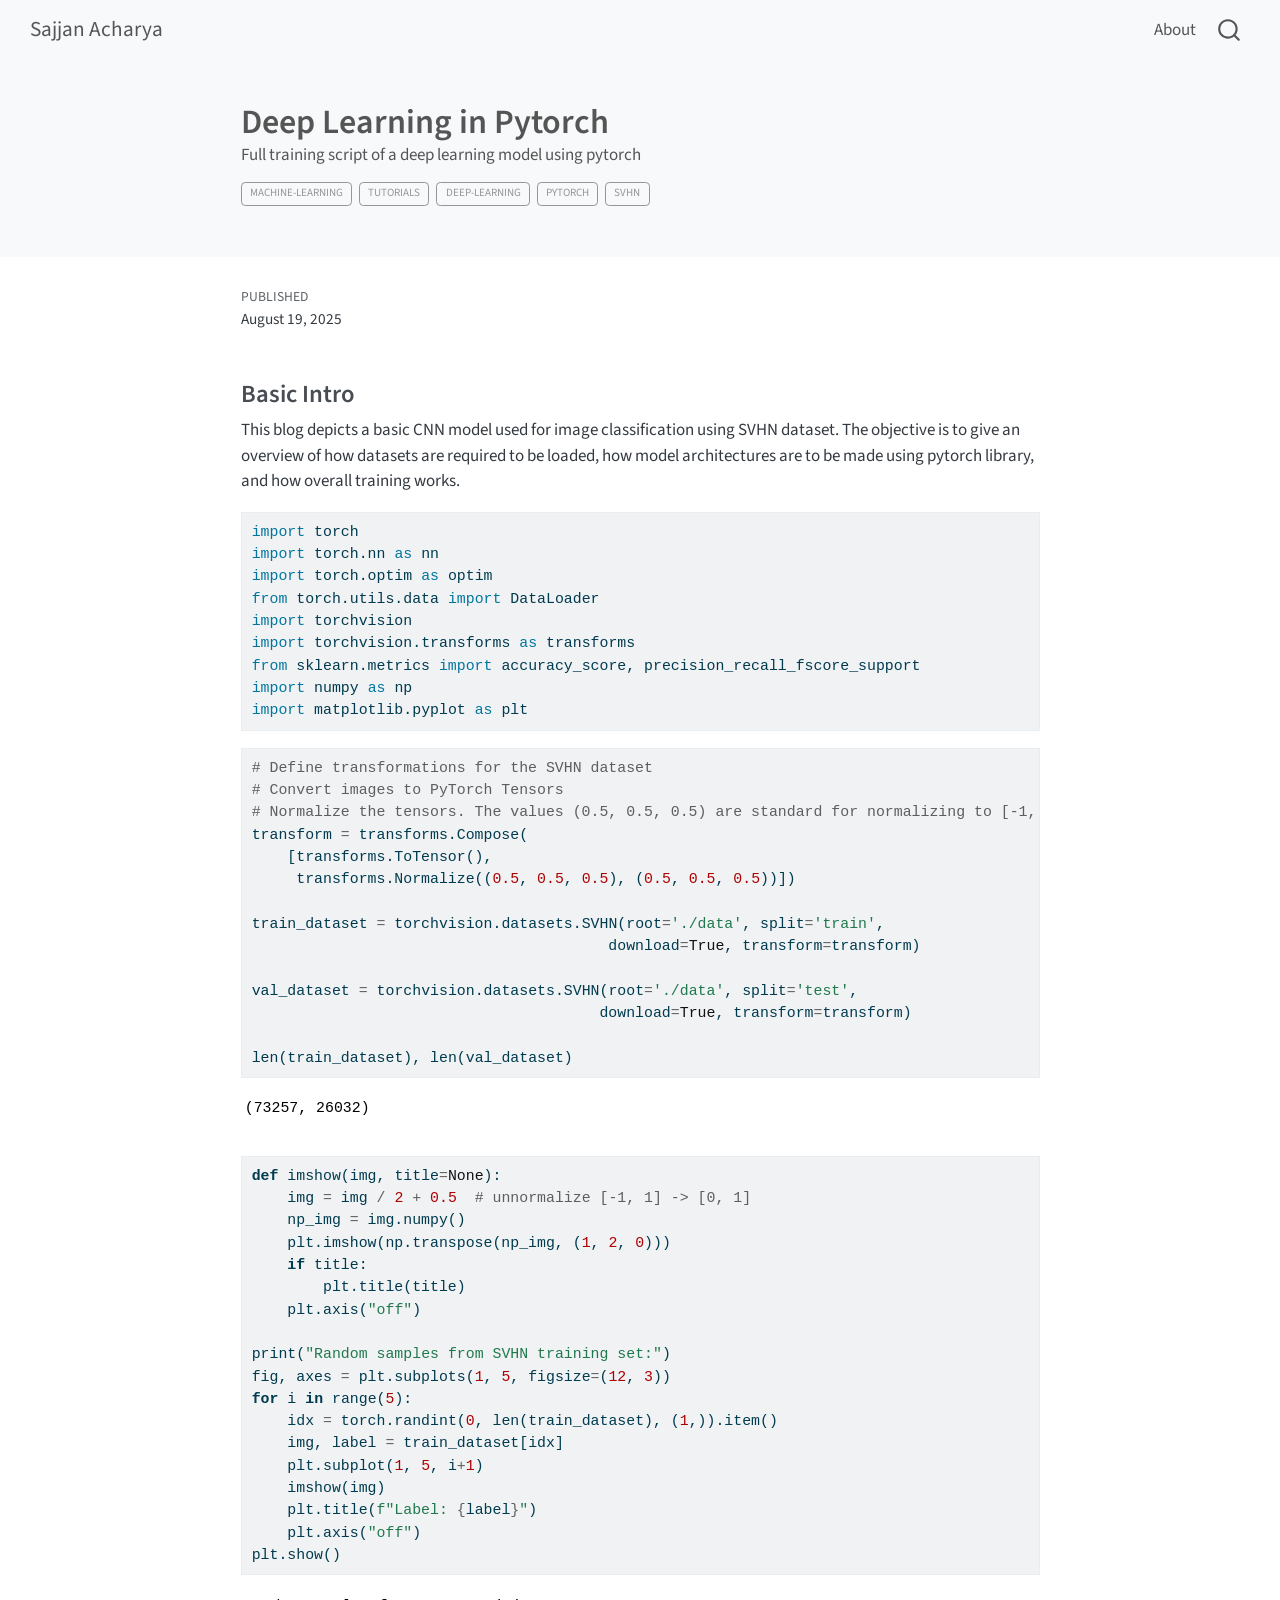
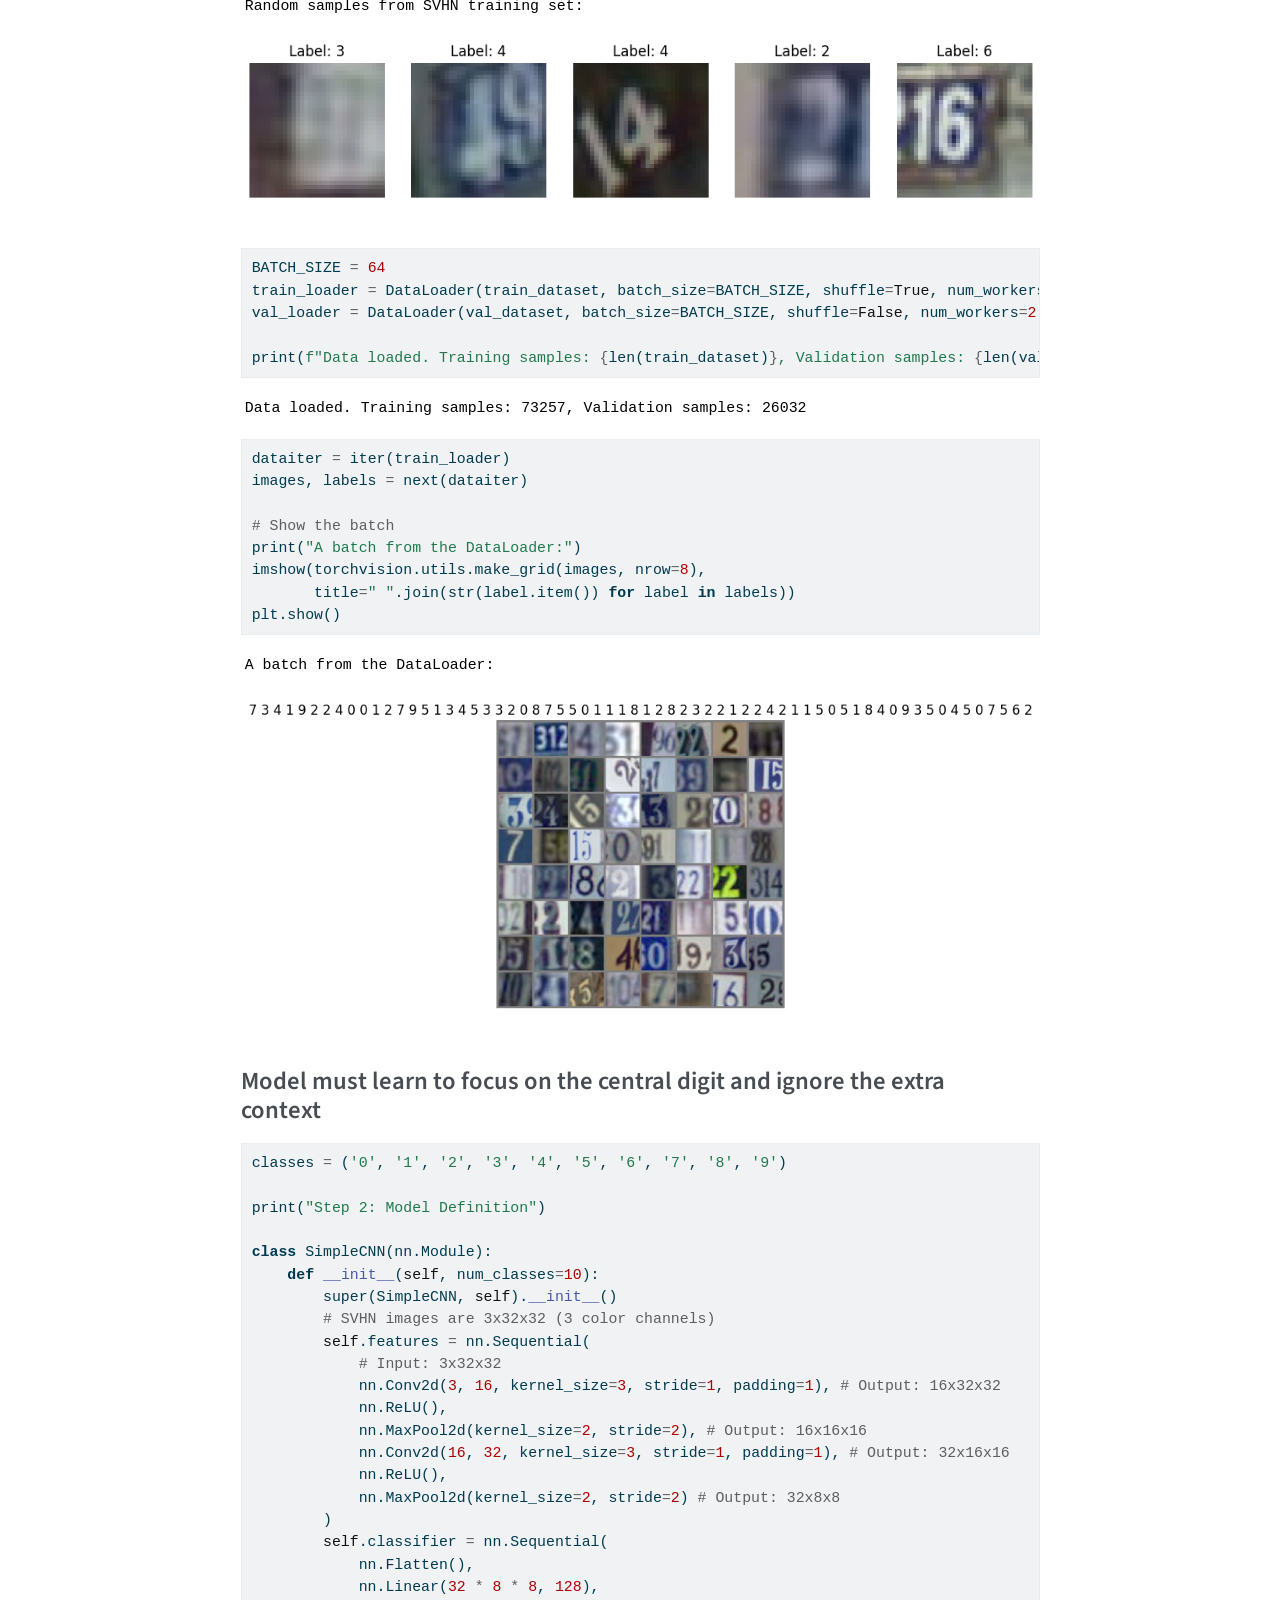
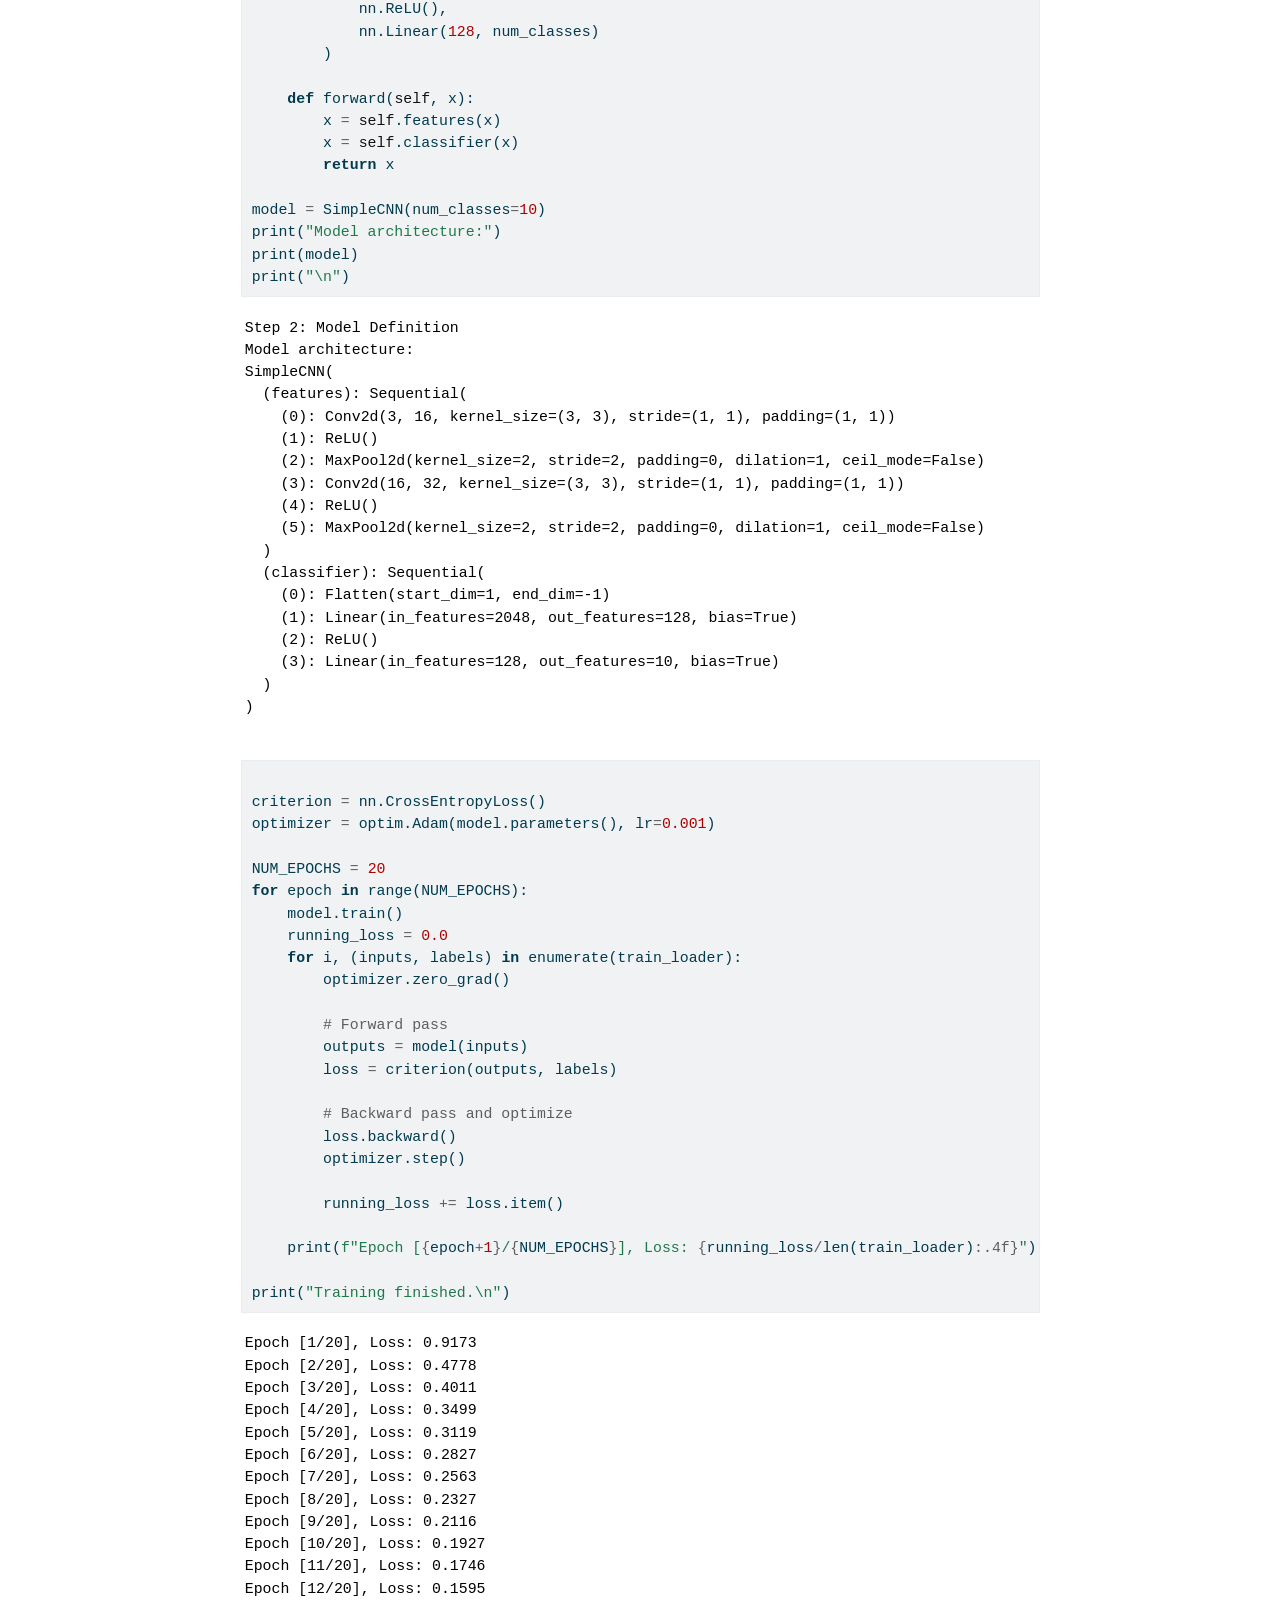
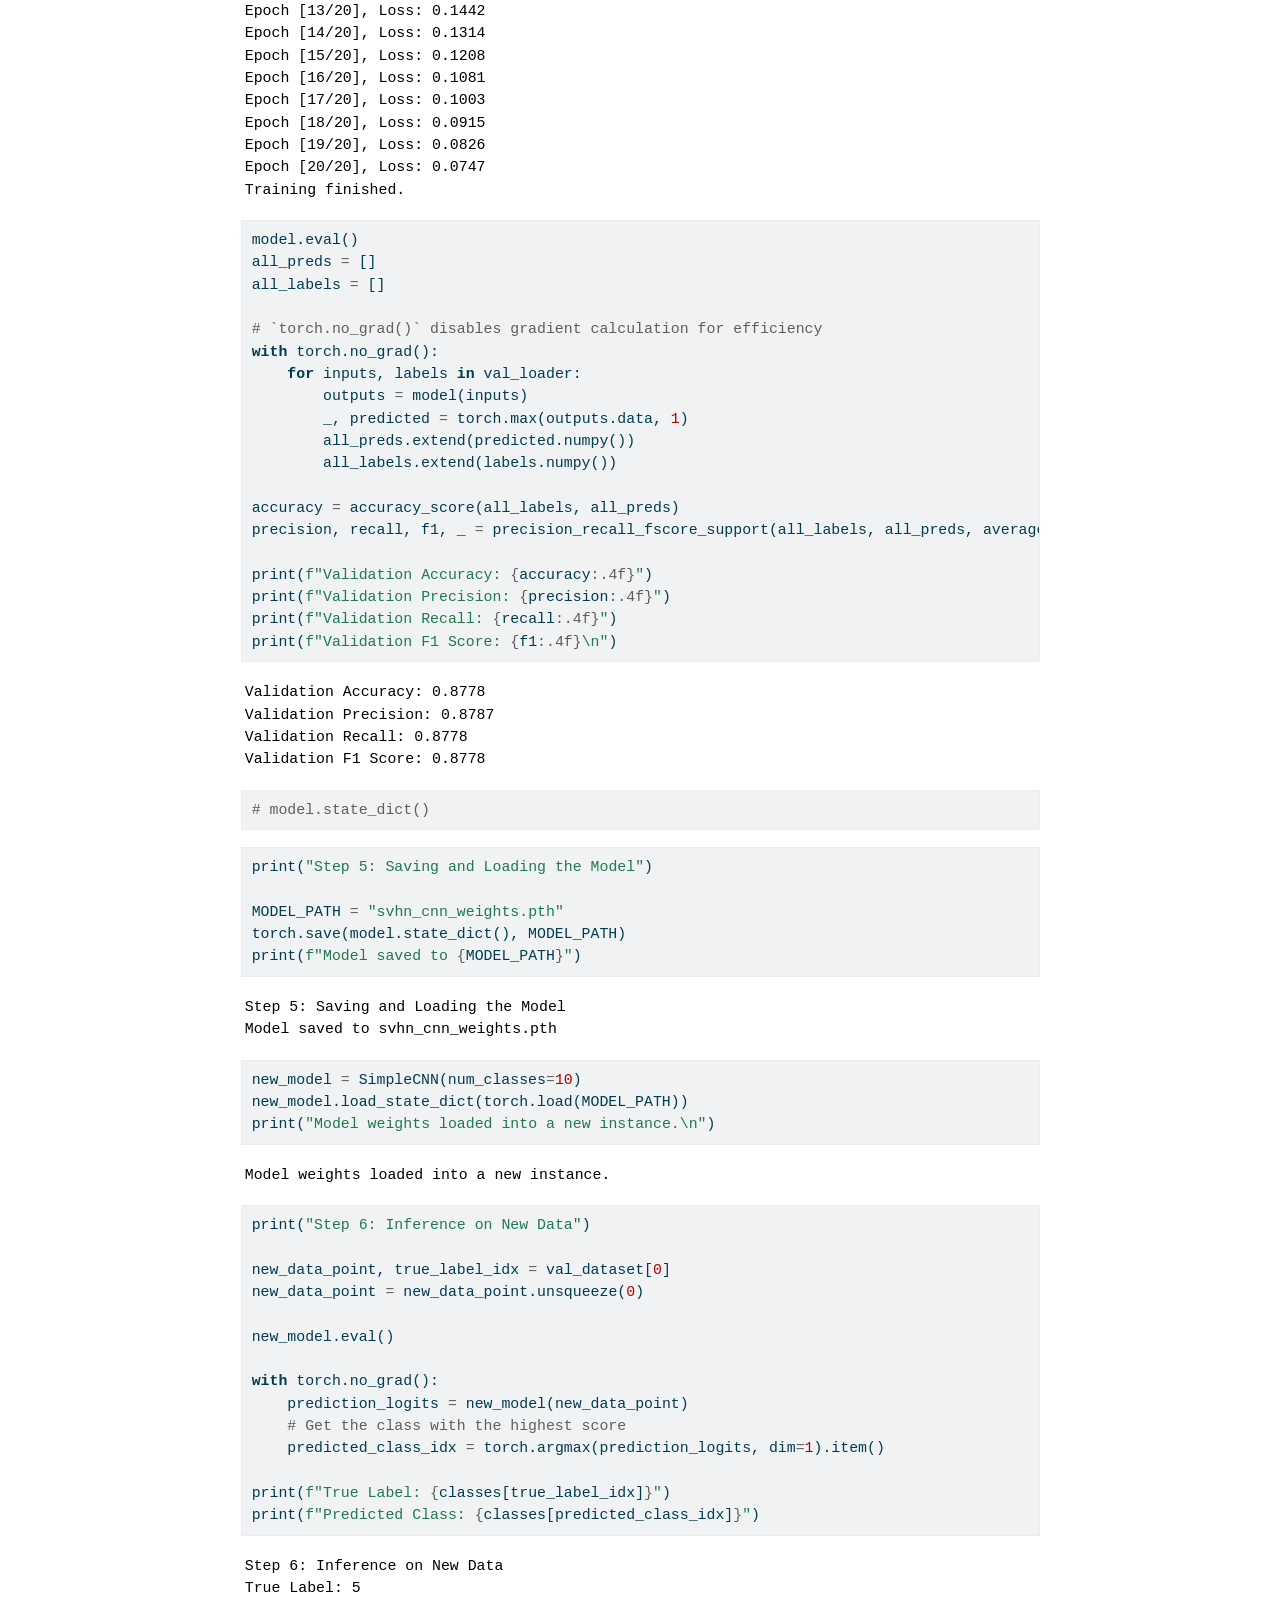
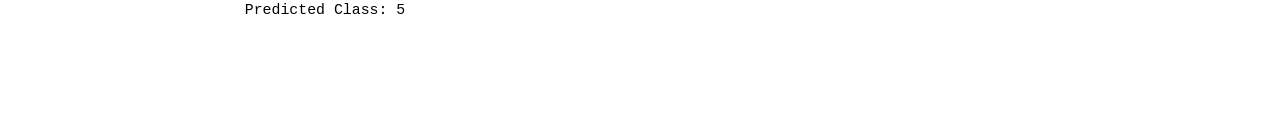
<file: posts/full_workflow_dl.html>
<!DOCTYPE html>
<html xmlns="http://www.w3.org/1999/xhtml" lang="en" xml:lang="en"><head>

<meta charset="utf-8">
<meta name="generator" content="quarto-1.7.33">

<meta name="viewport" content="width=device-width, initial-scale=1.0, user-scalable=yes">

<meta name="dcterms.date" content="2025-08-19">
<meta name="description" content="Full training script of a deep learning model using pytorch">

<title>Deep Learning in Pytorch – Sajjan Acharya</title>
<style>
code{white-space: pre-wrap;}
span.smallcaps{font-variant: small-caps;}
div.columns{display: flex; gap: min(4vw, 1.5em);}
div.column{flex: auto; overflow-x: auto;}
div.hanging-indent{margin-left: 1.5em; text-indent: -1.5em;}
ul.task-list{list-style: none;}
ul.task-list li input[type="checkbox"] {
  width: 0.8em;
  margin: 0 0.8em 0.2em -1em; /* quarto-specific, see https://github.com/quarto-dev/quarto-cli/issues/4556 */ 
  vertical-align: middle;
}
/* CSS for syntax highlighting */
html { -webkit-text-size-adjust: 100%; }
pre > code.sourceCode { white-space: pre; position: relative; }
pre > code.sourceCode > span { display: inline-block; line-height: 1.25; }
pre > code.sourceCode > span:empty { height: 1.2em; }
.sourceCode { overflow: visible; }
code.sourceCode > span { color: inherit; text-decoration: inherit; }
div.sourceCode { margin: 1em 0; }
pre.sourceCode { margin: 0; }
@media screen {
div.sourceCode { overflow: auto; }
}
@media print {
pre > code.sourceCode { white-space: pre-wrap; }
pre > code.sourceCode > span { text-indent: -5em; padding-left: 5em; }
}
pre.numberSource code
  { counter-reset: source-line 0; }
pre.numberSource code > span
  { position: relative; left: -4em; counter-increment: source-line; }
pre.numberSource code > span > a:first-child::before
  { content: counter(source-line);
    position: relative; left: -1em; text-align: right; vertical-align: baseline;
    border: none; display: inline-block;
    -webkit-touch-callout: none; -webkit-user-select: none;
    -khtml-user-select: none; -moz-user-select: none;
    -ms-user-select: none; user-select: none;
    padding: 0 4px; width: 4em;
  }
pre.numberSource { margin-left: 3em;  padding-left: 4px; }
div.sourceCode
  {   }
@media screen {
pre > code.sourceCode > span > a:first-child::before { text-decoration: underline; }
}
</style>


<script src="../site_libs/quarto-nav/quarto-nav.js"></script>
<script src="../site_libs/quarto-nav/headroom.min.js"></script>
<script src="../site_libs/clipboard/clipboard.min.js"></script>
<script src="../site_libs/quarto-search/autocomplete.umd.js"></script>
<script src="../site_libs/quarto-search/fuse.min.js"></script>
<script src="../site_libs/quarto-search/quarto-search.js"></script>
<meta name="quarto:offset" content="../">
<script src="../site_libs/quarto-html/quarto.js" type="module"></script>
<script src="../site_libs/quarto-html/tabsets/tabsets.js" type="module"></script>
<script src="../site_libs/quarto-html/popper.min.js"></script>
<script src="../site_libs/quarto-html/tippy.umd.min.js"></script>
<script src="../site_libs/quarto-html/anchor.min.js"></script>
<link href="../site_libs/quarto-html/tippy.css" rel="stylesheet">
<link href="../site_libs/quarto-html/quarto-syntax-highlighting-ea385d0e468b0dd5ea5bf0780b1290d9.css" rel="stylesheet" id="quarto-text-highlighting-styles">
<script src="../site_libs/bootstrap/bootstrap.min.js"></script>
<link href="../site_libs/bootstrap/bootstrap-icons.css" rel="stylesheet">
<link href="../site_libs/bootstrap/bootstrap-7a17a5f2d4bdf41abb1ce1fa85af1fcd.min.css" rel="stylesheet" append-hash="true" id="quarto-bootstrap" data-mode="light">
<script id="quarto-search-options" type="application/json">{
  "location": "navbar",
  "copy-button": false,
  "collapse-after": 3,
  "panel-placement": "end",
  "type": "overlay",
  "limit": 50,
  "keyboard-shortcut": [
    "f",
    "/",
    "s"
  ],
  "show-item-context": false,
  "language": {
    "search-no-results-text": "No results",
    "search-matching-documents-text": "matching documents",
    "search-copy-link-title": "Copy link to search",
    "search-hide-matches-text": "Hide additional matches",
    "search-more-match-text": "more match in this document",
    "search-more-matches-text": "more matches in this document",
    "search-clear-button-title": "Clear",
    "search-text-placeholder": "",
    "search-detached-cancel-button-title": "Cancel",
    "search-submit-button-title": "Submit",
    "search-label": "Search"
  }
}</script>


<link rel="stylesheet" href="../styles.css">
</head>

<body class="nav-fixed fullcontent quarto-light">

<div id="quarto-search-results"></div>
  <header id="quarto-header" class="headroom fixed-top quarto-banner">
    <nav class="navbar navbar-expand-lg " data-bs-theme="dark">
      <div class="navbar-container container-fluid">
      <div class="navbar-brand-container mx-auto">
    <a class="navbar-brand" href="../index.html">
    <span class="navbar-title">Sajjan Acharya</span>
    </a>
  </div>
            <div id="quarto-search" class="" title="Search"></div>
          <button class="navbar-toggler" type="button" data-bs-toggle="collapse" data-bs-target="#navbarCollapse" aria-controls="navbarCollapse" role="menu" aria-expanded="false" aria-label="Toggle navigation" onclick="if (window.quartoToggleHeadroom) { window.quartoToggleHeadroom(); }">
  <span class="navbar-toggler-icon"></span>
</button>
          <div class="collapse navbar-collapse" id="navbarCollapse">
            <ul class="navbar-nav navbar-nav-scroll ms-auto">
  <li class="nav-item">
    <a class="nav-link" href="../about.html"> 
<span class="menu-text">About</span></a>
  </li>  
</ul>
          </div> <!-- /navcollapse -->
            <div class="quarto-navbar-tools">
</div>
      </div> <!-- /container-fluid -->
    </nav>
</header>
<!-- content -->
<header id="title-block-header" class="quarto-title-block default page-columns page-full">
  <div class="quarto-title-banner page-columns page-full">
    <div class="quarto-title column-body">
      <h1 class="title">Deep Learning in Pytorch</h1>
                  <div>
        <div class="description">
          Full training script of a deep learning model using pytorch
        </div>
      </div>
                          <div class="quarto-categories">
                <div class="quarto-category">machine-learning</div>
                <div class="quarto-category">tutorials</div>
                <div class="quarto-category">deep-learning</div>
                <div class="quarto-category">pytorch</div>
                <div class="quarto-category">svhn</div>
              </div>
                  </div>
  </div>
    
  
  <div class="quarto-title-meta">

      
      <div>
      <div class="quarto-title-meta-heading">Published</div>
      <div class="quarto-title-meta-contents">
        <p class="date">August 19, 2025</p>
      </div>
    </div>
    
      
    </div>
    
  
  </header><div id="quarto-content" class="quarto-container page-columns page-rows-contents page-layout-article page-navbar">
<!-- sidebar -->
<!-- margin-sidebar -->
    
<!-- main -->
<main class="content quarto-banner-title-block" id="quarto-document-content">





<section id="basic-intro" class="level3">
<h3 class="anchored" data-anchor-id="basic-intro">Basic Intro</h3>
<p>This blog depicts a basic CNN model used for image classification using SVHN dataset. The objective is to give an overview of how datasets are required to be loaded, how model architectures are to be made using pytorch library, and how overall training works.</p>
<div id="a59d9d5a-64cc-4ddd-9c16-1c3071096a3f" class="cell" data-execution_count="20">
<div class="sourceCode cell-code" id="cb1"><pre class="sourceCode python code-with-copy"><code class="sourceCode python"><span id="cb1-1"><a href="#cb1-1" aria-hidden="true" tabindex="-1"></a><span class="im">import</span> torch</span>
<span id="cb1-2"><a href="#cb1-2" aria-hidden="true" tabindex="-1"></a><span class="im">import</span> torch.nn <span class="im">as</span> nn</span>
<span id="cb1-3"><a href="#cb1-3" aria-hidden="true" tabindex="-1"></a><span class="im">import</span> torch.optim <span class="im">as</span> optim</span>
<span id="cb1-4"><a href="#cb1-4" aria-hidden="true" tabindex="-1"></a><span class="im">from</span> torch.utils.data <span class="im">import</span> DataLoader</span>
<span id="cb1-5"><a href="#cb1-5" aria-hidden="true" tabindex="-1"></a><span class="im">import</span> torchvision</span>
<span id="cb1-6"><a href="#cb1-6" aria-hidden="true" tabindex="-1"></a><span class="im">import</span> torchvision.transforms <span class="im">as</span> transforms</span>
<span id="cb1-7"><a href="#cb1-7" aria-hidden="true" tabindex="-1"></a><span class="im">from</span> sklearn.metrics <span class="im">import</span> accuracy_score, precision_recall_fscore_support</span>
<span id="cb1-8"><a href="#cb1-8" aria-hidden="true" tabindex="-1"></a><span class="im">import</span> numpy <span class="im">as</span> np</span>
<span id="cb1-9"><a href="#cb1-9" aria-hidden="true" tabindex="-1"></a><span class="im">import</span> matplotlib.pyplot <span class="im">as</span> plt </span></code><button title="Copy to Clipboard" class="code-copy-button"><i class="bi"></i></button></pre></div>
</div>
<div id="7bf389cf-73c5-4926-b53e-aa96eeb2a137" class="cell" data-execution_count="21">
<div class="sourceCode cell-code" id="cb2"><pre class="sourceCode python code-with-copy"><code class="sourceCode python"><span id="cb2-1"><a href="#cb2-1" aria-hidden="true" tabindex="-1"></a><span class="co"># Define transformations for the SVHN dataset</span></span>
<span id="cb2-2"><a href="#cb2-2" aria-hidden="true" tabindex="-1"></a><span class="co"># Convert images to PyTorch Tensors</span></span>
<span id="cb2-3"><a href="#cb2-3" aria-hidden="true" tabindex="-1"></a><span class="co"># Normalize the tensors. The values (0.5, 0.5, 0.5) are standard for normalizing to [-1, 1]</span></span>
<span id="cb2-4"><a href="#cb2-4" aria-hidden="true" tabindex="-1"></a>transform <span class="op">=</span> transforms.Compose(</span>
<span id="cb2-5"><a href="#cb2-5" aria-hidden="true" tabindex="-1"></a>    [transforms.ToTensor(),</span>
<span id="cb2-6"><a href="#cb2-6" aria-hidden="true" tabindex="-1"></a>     transforms.Normalize((<span class="fl">0.5</span>, <span class="fl">0.5</span>, <span class="fl">0.5</span>), (<span class="fl">0.5</span>, <span class="fl">0.5</span>, <span class="fl">0.5</span>))])</span>
<span id="cb2-7"><a href="#cb2-7" aria-hidden="true" tabindex="-1"></a></span>
<span id="cb2-8"><a href="#cb2-8" aria-hidden="true" tabindex="-1"></a>train_dataset <span class="op">=</span> torchvision.datasets.SVHN(root<span class="op">=</span><span class="st">'./data'</span>, split<span class="op">=</span><span class="st">'train'</span>,</span>
<span id="cb2-9"><a href="#cb2-9" aria-hidden="true" tabindex="-1"></a>                                        download<span class="op">=</span><span class="va">True</span>, transform<span class="op">=</span>transform)</span>
<span id="cb2-10"><a href="#cb2-10" aria-hidden="true" tabindex="-1"></a></span>
<span id="cb2-11"><a href="#cb2-11" aria-hidden="true" tabindex="-1"></a>val_dataset <span class="op">=</span> torchvision.datasets.SVHN(root<span class="op">=</span><span class="st">'./data'</span>, split<span class="op">=</span><span class="st">'test'</span>,</span>
<span id="cb2-12"><a href="#cb2-12" aria-hidden="true" tabindex="-1"></a>                                       download<span class="op">=</span><span class="va">True</span>, transform<span class="op">=</span>transform)</span>
<span id="cb2-13"><a href="#cb2-13" aria-hidden="true" tabindex="-1"></a></span>
<span id="cb2-14"><a href="#cb2-14" aria-hidden="true" tabindex="-1"></a><span class="bu">len</span>(train_dataset), <span class="bu">len</span>(val_dataset)</span></code><button title="Copy to Clipboard" class="code-copy-button"><i class="bi"></i></button></pre></div>
<div class="cell-output cell-output-display" data-execution_count="21">
<pre><code>(73257, 26032)</code></pre>
</div>
</div>
<div id="6f47e9ad-8a49-4293-9e33-9567173b53b1" class="cell" data-execution_count="22">
<div class="sourceCode cell-code" id="cb4"><pre class="sourceCode python code-with-copy"><code class="sourceCode python"><span id="cb4-1"><a href="#cb4-1" aria-hidden="true" tabindex="-1"></a><span class="kw">def</span> imshow(img, title<span class="op">=</span><span class="va">None</span>):</span>
<span id="cb4-2"><a href="#cb4-2" aria-hidden="true" tabindex="-1"></a>    img <span class="op">=</span> img <span class="op">/</span> <span class="dv">2</span> <span class="op">+</span> <span class="fl">0.5</span>  <span class="co"># unnormalize [-1, 1] -&gt; [0, 1]</span></span>
<span id="cb4-3"><a href="#cb4-3" aria-hidden="true" tabindex="-1"></a>    np_img <span class="op">=</span> img.numpy()</span>
<span id="cb4-4"><a href="#cb4-4" aria-hidden="true" tabindex="-1"></a>    plt.imshow(np.transpose(np_img, (<span class="dv">1</span>, <span class="dv">2</span>, <span class="dv">0</span>)))</span>
<span id="cb4-5"><a href="#cb4-5" aria-hidden="true" tabindex="-1"></a>    <span class="cf">if</span> title:</span>
<span id="cb4-6"><a href="#cb4-6" aria-hidden="true" tabindex="-1"></a>        plt.title(title)</span>
<span id="cb4-7"><a href="#cb4-7" aria-hidden="true" tabindex="-1"></a>    plt.axis(<span class="st">"off"</span>)</span>
<span id="cb4-8"><a href="#cb4-8" aria-hidden="true" tabindex="-1"></a></span>
<span id="cb4-9"><a href="#cb4-9" aria-hidden="true" tabindex="-1"></a><span class="bu">print</span>(<span class="st">"Random samples from SVHN training set:"</span>)</span>
<span id="cb4-10"><a href="#cb4-10" aria-hidden="true" tabindex="-1"></a>fig, axes <span class="op">=</span> plt.subplots(<span class="dv">1</span>, <span class="dv">5</span>, figsize<span class="op">=</span>(<span class="dv">12</span>, <span class="dv">3</span>))</span>
<span id="cb4-11"><a href="#cb4-11" aria-hidden="true" tabindex="-1"></a><span class="cf">for</span> i <span class="kw">in</span> <span class="bu">range</span>(<span class="dv">5</span>):</span>
<span id="cb4-12"><a href="#cb4-12" aria-hidden="true" tabindex="-1"></a>    idx <span class="op">=</span> torch.randint(<span class="dv">0</span>, <span class="bu">len</span>(train_dataset), (<span class="dv">1</span>,)).item()</span>
<span id="cb4-13"><a href="#cb4-13" aria-hidden="true" tabindex="-1"></a>    img, label <span class="op">=</span> train_dataset[idx]</span>
<span id="cb4-14"><a href="#cb4-14" aria-hidden="true" tabindex="-1"></a>    plt.subplot(<span class="dv">1</span>, <span class="dv">5</span>, i<span class="op">+</span><span class="dv">1</span>)</span>
<span id="cb4-15"><a href="#cb4-15" aria-hidden="true" tabindex="-1"></a>    imshow(img)</span>
<span id="cb4-16"><a href="#cb4-16" aria-hidden="true" tabindex="-1"></a>    plt.title(<span class="ss">f"Label: </span><span class="sc">{</span>label<span class="sc">}</span><span class="ss">"</span>)</span>
<span id="cb4-17"><a href="#cb4-17" aria-hidden="true" tabindex="-1"></a>    plt.axis(<span class="st">"off"</span>)</span>
<span id="cb4-18"><a href="#cb4-18" aria-hidden="true" tabindex="-1"></a>plt.show()</span></code><button title="Copy to Clipboard" class="code-copy-button"><i class="bi"></i></button></pre></div>
<div class="cell-output cell-output-stdout">
<pre><code>Random samples from SVHN training set:</code></pre>
</div>
<div class="cell-output cell-output-display">
<div>
<figure class="figure">
<p><img src="full_workflow_dl_files/figure-html/cell-4-output-2.png" class="img-fluid figure-img"></p>
</figure>
</div>
</div>
</div>
<div id="0ecf10e3-ecf7-4be5-82f6-44e07776b4d8" class="cell" data-execution_count="23">
<div class="sourceCode cell-code" id="cb6"><pre class="sourceCode python code-with-copy"><code class="sourceCode python"><span id="cb6-1"><a href="#cb6-1" aria-hidden="true" tabindex="-1"></a>BATCH_SIZE <span class="op">=</span> <span class="dv">64</span></span>
<span id="cb6-2"><a href="#cb6-2" aria-hidden="true" tabindex="-1"></a>train_loader <span class="op">=</span> DataLoader(train_dataset, batch_size<span class="op">=</span>BATCH_SIZE, shuffle<span class="op">=</span><span class="va">True</span>, num_workers<span class="op">=</span><span class="dv">2</span>)</span>
<span id="cb6-3"><a href="#cb6-3" aria-hidden="true" tabindex="-1"></a>val_loader <span class="op">=</span> DataLoader(val_dataset, batch_size<span class="op">=</span>BATCH_SIZE, shuffle<span class="op">=</span><span class="va">False</span>, num_workers<span class="op">=</span><span class="dv">2</span>)</span>
<span id="cb6-4"><a href="#cb6-4" aria-hidden="true" tabindex="-1"></a></span>
<span id="cb6-5"><a href="#cb6-5" aria-hidden="true" tabindex="-1"></a><span class="bu">print</span>(<span class="ss">f"Data loaded. Training samples: </span><span class="sc">{</span><span class="bu">len</span>(train_dataset)<span class="sc">}</span><span class="ss">, Validation samples: </span><span class="sc">{</span><span class="bu">len</span>(val_dataset)<span class="sc">}</span><span class="ch">\n</span><span class="ss">"</span>)</span></code><button title="Copy to Clipboard" class="code-copy-button"><i class="bi"></i></button></pre></div>
<div class="cell-output cell-output-stdout">
<pre><code>Data loaded. Training samples: 73257, Validation samples: 26032
</code></pre>
</div>
</div>
<div id="41b5d54f-bcc2-4f76-ade9-6ad10106e531" class="cell" data-execution_count="24">
<div class="sourceCode cell-code" id="cb8"><pre class="sourceCode python code-with-copy"><code class="sourceCode python"><span id="cb8-1"><a href="#cb8-1" aria-hidden="true" tabindex="-1"></a>dataiter <span class="op">=</span> <span class="bu">iter</span>(train_loader)</span>
<span id="cb8-2"><a href="#cb8-2" aria-hidden="true" tabindex="-1"></a>images, labels <span class="op">=</span> <span class="bu">next</span>(dataiter)</span>
<span id="cb8-3"><a href="#cb8-3" aria-hidden="true" tabindex="-1"></a></span>
<span id="cb8-4"><a href="#cb8-4" aria-hidden="true" tabindex="-1"></a><span class="co"># Show the batch</span></span>
<span id="cb8-5"><a href="#cb8-5" aria-hidden="true" tabindex="-1"></a><span class="bu">print</span>(<span class="st">"A batch from the DataLoader:"</span>)</span>
<span id="cb8-6"><a href="#cb8-6" aria-hidden="true" tabindex="-1"></a>imshow(torchvision.utils.make_grid(images, nrow<span class="op">=</span><span class="dv">8</span>),</span>
<span id="cb8-7"><a href="#cb8-7" aria-hidden="true" tabindex="-1"></a>       title<span class="op">=</span><span class="st">" "</span>.join(<span class="bu">str</span>(label.item()) <span class="cf">for</span> label <span class="kw">in</span> labels))</span>
<span id="cb8-8"><a href="#cb8-8" aria-hidden="true" tabindex="-1"></a>plt.show()</span></code><button title="Copy to Clipboard" class="code-copy-button"><i class="bi"></i></button></pre></div>
<div class="cell-output cell-output-stdout">
<pre><code>A batch from the DataLoader:</code></pre>
</div>
<div class="cell-output cell-output-display">
<div>
<figure class="figure">
<p><img src="full_workflow_dl_files/figure-html/cell-6-output-2.png" class="img-fluid figure-img"></p>
</figure>
</div>
</div>
</div>
</section>
<section id="model-must-learn-to-focus-on-the-central-digit-and-ignore-the-extra-context" class="level3">
<h3 class="anchored" data-anchor-id="model-must-learn-to-focus-on-the-central-digit-and-ignore-the-extra-context">Model must learn to focus on the central digit and ignore the extra context</h3>
<div id="92815816-d75c-4f54-93e2-193b47d25e61" class="cell" data-execution_count="25">
<div class="sourceCode cell-code" id="cb10"><pre class="sourceCode python code-with-copy"><code class="sourceCode python"><span id="cb10-1"><a href="#cb10-1" aria-hidden="true" tabindex="-1"></a>classes <span class="op">=</span> (<span class="st">'0'</span>, <span class="st">'1'</span>, <span class="st">'2'</span>, <span class="st">'3'</span>, <span class="st">'4'</span>, <span class="st">'5'</span>, <span class="st">'6'</span>, <span class="st">'7'</span>, <span class="st">'8'</span>, <span class="st">'9'</span>)</span>
<span id="cb10-2"><a href="#cb10-2" aria-hidden="true" tabindex="-1"></a></span>
<span id="cb10-3"><a href="#cb10-3" aria-hidden="true" tabindex="-1"></a><span class="bu">print</span>(<span class="st">"Step 2: Model Definition"</span>)</span>
<span id="cb10-4"><a href="#cb10-4" aria-hidden="true" tabindex="-1"></a></span>
<span id="cb10-5"><a href="#cb10-5" aria-hidden="true" tabindex="-1"></a><span class="kw">class</span> SimpleCNN(nn.Module):</span>
<span id="cb10-6"><a href="#cb10-6" aria-hidden="true" tabindex="-1"></a>    <span class="kw">def</span> <span class="fu">__init__</span>(<span class="va">self</span>, num_classes<span class="op">=</span><span class="dv">10</span>):</span>
<span id="cb10-7"><a href="#cb10-7" aria-hidden="true" tabindex="-1"></a>        <span class="bu">super</span>(SimpleCNN, <span class="va">self</span>).<span class="fu">__init__</span>()</span>
<span id="cb10-8"><a href="#cb10-8" aria-hidden="true" tabindex="-1"></a>        <span class="co"># SVHN images are 3x32x32 (3 color channels)</span></span>
<span id="cb10-9"><a href="#cb10-9" aria-hidden="true" tabindex="-1"></a>        <span class="va">self</span>.features <span class="op">=</span> nn.Sequential(</span>
<span id="cb10-10"><a href="#cb10-10" aria-hidden="true" tabindex="-1"></a>            <span class="co"># Input: 3x32x32</span></span>
<span id="cb10-11"><a href="#cb10-11" aria-hidden="true" tabindex="-1"></a>            nn.Conv2d(<span class="dv">3</span>, <span class="dv">16</span>, kernel_size<span class="op">=</span><span class="dv">3</span>, stride<span class="op">=</span><span class="dv">1</span>, padding<span class="op">=</span><span class="dv">1</span>), <span class="co"># Output: 16x32x32</span></span>
<span id="cb10-12"><a href="#cb10-12" aria-hidden="true" tabindex="-1"></a>            nn.ReLU(),</span>
<span id="cb10-13"><a href="#cb10-13" aria-hidden="true" tabindex="-1"></a>            nn.MaxPool2d(kernel_size<span class="op">=</span><span class="dv">2</span>, stride<span class="op">=</span><span class="dv">2</span>), <span class="co"># Output: 16x16x16</span></span>
<span id="cb10-14"><a href="#cb10-14" aria-hidden="true" tabindex="-1"></a>            nn.Conv2d(<span class="dv">16</span>, <span class="dv">32</span>, kernel_size<span class="op">=</span><span class="dv">3</span>, stride<span class="op">=</span><span class="dv">1</span>, padding<span class="op">=</span><span class="dv">1</span>), <span class="co"># Output: 32x16x16</span></span>
<span id="cb10-15"><a href="#cb10-15" aria-hidden="true" tabindex="-1"></a>            nn.ReLU(),</span>
<span id="cb10-16"><a href="#cb10-16" aria-hidden="true" tabindex="-1"></a>            nn.MaxPool2d(kernel_size<span class="op">=</span><span class="dv">2</span>, stride<span class="op">=</span><span class="dv">2</span>) <span class="co"># Output: 32x8x8</span></span>
<span id="cb10-17"><a href="#cb10-17" aria-hidden="true" tabindex="-1"></a>        )</span>
<span id="cb10-18"><a href="#cb10-18" aria-hidden="true" tabindex="-1"></a>        <span class="va">self</span>.classifier <span class="op">=</span> nn.Sequential(</span>
<span id="cb10-19"><a href="#cb10-19" aria-hidden="true" tabindex="-1"></a>            nn.Flatten(),</span>
<span id="cb10-20"><a href="#cb10-20" aria-hidden="true" tabindex="-1"></a>            nn.Linear(<span class="dv">32</span> <span class="op">*</span> <span class="dv">8</span> <span class="op">*</span> <span class="dv">8</span>, <span class="dv">128</span>),</span>
<span id="cb10-21"><a href="#cb10-21" aria-hidden="true" tabindex="-1"></a>            nn.ReLU(),</span>
<span id="cb10-22"><a href="#cb10-22" aria-hidden="true" tabindex="-1"></a>            nn.Linear(<span class="dv">128</span>, num_classes)</span>
<span id="cb10-23"><a href="#cb10-23" aria-hidden="true" tabindex="-1"></a>        )</span>
<span id="cb10-24"><a href="#cb10-24" aria-hidden="true" tabindex="-1"></a></span>
<span id="cb10-25"><a href="#cb10-25" aria-hidden="true" tabindex="-1"></a>    <span class="kw">def</span> forward(<span class="va">self</span>, x):</span>
<span id="cb10-26"><a href="#cb10-26" aria-hidden="true" tabindex="-1"></a>        x <span class="op">=</span> <span class="va">self</span>.features(x)</span>
<span id="cb10-27"><a href="#cb10-27" aria-hidden="true" tabindex="-1"></a>        x <span class="op">=</span> <span class="va">self</span>.classifier(x)</span>
<span id="cb10-28"><a href="#cb10-28" aria-hidden="true" tabindex="-1"></a>        <span class="cf">return</span> x</span>
<span id="cb10-29"><a href="#cb10-29" aria-hidden="true" tabindex="-1"></a></span>
<span id="cb10-30"><a href="#cb10-30" aria-hidden="true" tabindex="-1"></a>model <span class="op">=</span> SimpleCNN(num_classes<span class="op">=</span><span class="dv">10</span>)</span>
<span id="cb10-31"><a href="#cb10-31" aria-hidden="true" tabindex="-1"></a><span class="bu">print</span>(<span class="st">"Model architecture:"</span>)</span>
<span id="cb10-32"><a href="#cb10-32" aria-hidden="true" tabindex="-1"></a><span class="bu">print</span>(model)</span>
<span id="cb10-33"><a href="#cb10-33" aria-hidden="true" tabindex="-1"></a><span class="bu">print</span>(<span class="st">"</span><span class="ch">\n</span><span class="st">"</span>)</span></code><button title="Copy to Clipboard" class="code-copy-button"><i class="bi"></i></button></pre></div>
<div class="cell-output cell-output-stdout">
<pre><code>Step 2: Model Definition
Model architecture:
SimpleCNN(
  (features): Sequential(
    (0): Conv2d(3, 16, kernel_size=(3, 3), stride=(1, 1), padding=(1, 1))
    (1): ReLU()
    (2): MaxPool2d(kernel_size=2, stride=2, padding=0, dilation=1, ceil_mode=False)
    (3): Conv2d(16, 32, kernel_size=(3, 3), stride=(1, 1), padding=(1, 1))
    (4): ReLU()
    (5): MaxPool2d(kernel_size=2, stride=2, padding=0, dilation=1, ceil_mode=False)
  )
  (classifier): Sequential(
    (0): Flatten(start_dim=1, end_dim=-1)
    (1): Linear(in_features=2048, out_features=128, bias=True)
    (2): ReLU()
    (3): Linear(in_features=128, out_features=10, bias=True)
  )
)

</code></pre>
</div>
</div>
<div id="4a577d84-ef51-405c-89bf-9d5918732a70" class="cell" data-execution_count="26">
<div class="sourceCode cell-code" id="cb12"><pre class="sourceCode python code-with-copy"><code class="sourceCode python"><span id="cb12-1"><a href="#cb12-1" aria-hidden="true" tabindex="-1"></a></span>
<span id="cb12-2"><a href="#cb12-2" aria-hidden="true" tabindex="-1"></a>criterion <span class="op">=</span> nn.CrossEntropyLoss()</span>
<span id="cb12-3"><a href="#cb12-3" aria-hidden="true" tabindex="-1"></a>optimizer <span class="op">=</span> optim.Adam(model.parameters(), lr<span class="op">=</span><span class="fl">0.001</span>)</span>
<span id="cb12-4"><a href="#cb12-4" aria-hidden="true" tabindex="-1"></a></span>
<span id="cb12-5"><a href="#cb12-5" aria-hidden="true" tabindex="-1"></a>NUM_EPOCHS <span class="op">=</span> <span class="dv">20</span></span>
<span id="cb12-6"><a href="#cb12-6" aria-hidden="true" tabindex="-1"></a><span class="cf">for</span> epoch <span class="kw">in</span> <span class="bu">range</span>(NUM_EPOCHS):</span>
<span id="cb12-7"><a href="#cb12-7" aria-hidden="true" tabindex="-1"></a>    model.train() </span>
<span id="cb12-8"><a href="#cb12-8" aria-hidden="true" tabindex="-1"></a>    running_loss <span class="op">=</span> <span class="fl">0.0</span></span>
<span id="cb12-9"><a href="#cb12-9" aria-hidden="true" tabindex="-1"></a>    <span class="cf">for</span> i, (inputs, labels) <span class="kw">in</span> <span class="bu">enumerate</span>(train_loader):</span>
<span id="cb12-10"><a href="#cb12-10" aria-hidden="true" tabindex="-1"></a>        optimizer.zero_grad()</span>
<span id="cb12-11"><a href="#cb12-11" aria-hidden="true" tabindex="-1"></a></span>
<span id="cb12-12"><a href="#cb12-12" aria-hidden="true" tabindex="-1"></a>        <span class="co"># Forward pass</span></span>
<span id="cb12-13"><a href="#cb12-13" aria-hidden="true" tabindex="-1"></a>        outputs <span class="op">=</span> model(inputs)</span>
<span id="cb12-14"><a href="#cb12-14" aria-hidden="true" tabindex="-1"></a>        loss <span class="op">=</span> criterion(outputs, labels)</span>
<span id="cb12-15"><a href="#cb12-15" aria-hidden="true" tabindex="-1"></a></span>
<span id="cb12-16"><a href="#cb12-16" aria-hidden="true" tabindex="-1"></a>        <span class="co"># Backward pass and optimize</span></span>
<span id="cb12-17"><a href="#cb12-17" aria-hidden="true" tabindex="-1"></a>        loss.backward()</span>
<span id="cb12-18"><a href="#cb12-18" aria-hidden="true" tabindex="-1"></a>        optimizer.step()</span>
<span id="cb12-19"><a href="#cb12-19" aria-hidden="true" tabindex="-1"></a></span>
<span id="cb12-20"><a href="#cb12-20" aria-hidden="true" tabindex="-1"></a>        running_loss <span class="op">+=</span> loss.item()</span>
<span id="cb12-21"><a href="#cb12-21" aria-hidden="true" tabindex="-1"></a></span>
<span id="cb12-22"><a href="#cb12-22" aria-hidden="true" tabindex="-1"></a>    <span class="bu">print</span>(<span class="ss">f"Epoch [</span><span class="sc">{</span>epoch<span class="op">+</span><span class="dv">1</span><span class="sc">}</span><span class="ss">/</span><span class="sc">{</span>NUM_EPOCHS<span class="sc">}</span><span class="ss">], Loss: </span><span class="sc">{</span>running_loss<span class="op">/</span><span class="bu">len</span>(train_loader)<span class="sc">:.4f}</span><span class="ss">"</span>)</span>
<span id="cb12-23"><a href="#cb12-23" aria-hidden="true" tabindex="-1"></a></span>
<span id="cb12-24"><a href="#cb12-24" aria-hidden="true" tabindex="-1"></a><span class="bu">print</span>(<span class="st">"Training finished.</span><span class="ch">\n</span><span class="st">"</span>)</span></code><button title="Copy to Clipboard" class="code-copy-button"><i class="bi"></i></button></pre></div>
<div class="cell-output cell-output-stdout">
<pre><code>Epoch [1/20], Loss: 0.9173
Epoch [2/20], Loss: 0.4778
Epoch [3/20], Loss: 0.4011
Epoch [4/20], Loss: 0.3499
Epoch [5/20], Loss: 0.3119
Epoch [6/20], Loss: 0.2827
Epoch [7/20], Loss: 0.2563
Epoch [8/20], Loss: 0.2327
Epoch [9/20], Loss: 0.2116
Epoch [10/20], Loss: 0.1927
Epoch [11/20], Loss: 0.1746
Epoch [12/20], Loss: 0.1595
Epoch [13/20], Loss: 0.1442
Epoch [14/20], Loss: 0.1314
Epoch [15/20], Loss: 0.1208
Epoch [16/20], Loss: 0.1081
Epoch [17/20], Loss: 0.1003
Epoch [18/20], Loss: 0.0915
Epoch [19/20], Loss: 0.0826
Epoch [20/20], Loss: 0.0747
Training finished.
</code></pre>
</div>
</div>
<div id="06def0b1-7cc8-450c-a5a2-6042705bf6e9" class="cell" data-execution_count="27">
<div class="sourceCode cell-code" id="cb14"><pre class="sourceCode python code-with-copy"><code class="sourceCode python"><span id="cb14-1"><a href="#cb14-1" aria-hidden="true" tabindex="-1"></a>model.<span class="bu">eval</span>() </span>
<span id="cb14-2"><a href="#cb14-2" aria-hidden="true" tabindex="-1"></a>all_preds <span class="op">=</span> []</span>
<span id="cb14-3"><a href="#cb14-3" aria-hidden="true" tabindex="-1"></a>all_labels <span class="op">=</span> []</span>
<span id="cb14-4"><a href="#cb14-4" aria-hidden="true" tabindex="-1"></a></span>
<span id="cb14-5"><a href="#cb14-5" aria-hidden="true" tabindex="-1"></a><span class="co"># `torch.no_grad()` disables gradient calculation for efficiency</span></span>
<span id="cb14-6"><a href="#cb14-6" aria-hidden="true" tabindex="-1"></a><span class="cf">with</span> torch.no_grad():</span>
<span id="cb14-7"><a href="#cb14-7" aria-hidden="true" tabindex="-1"></a>    <span class="cf">for</span> inputs, labels <span class="kw">in</span> val_loader:</span>
<span id="cb14-8"><a href="#cb14-8" aria-hidden="true" tabindex="-1"></a>        outputs <span class="op">=</span> model(inputs)</span>
<span id="cb14-9"><a href="#cb14-9" aria-hidden="true" tabindex="-1"></a>        _, predicted <span class="op">=</span> torch.<span class="bu">max</span>(outputs.data, <span class="dv">1</span>)</span>
<span id="cb14-10"><a href="#cb14-10" aria-hidden="true" tabindex="-1"></a>        all_preds.extend(predicted.numpy())</span>
<span id="cb14-11"><a href="#cb14-11" aria-hidden="true" tabindex="-1"></a>        all_labels.extend(labels.numpy())</span>
<span id="cb14-12"><a href="#cb14-12" aria-hidden="true" tabindex="-1"></a></span>
<span id="cb14-13"><a href="#cb14-13" aria-hidden="true" tabindex="-1"></a>accuracy <span class="op">=</span> accuracy_score(all_labels, all_preds)</span>
<span id="cb14-14"><a href="#cb14-14" aria-hidden="true" tabindex="-1"></a>precision, recall, f1, _ <span class="op">=</span> precision_recall_fscore_support(all_labels, all_preds, average<span class="op">=</span><span class="st">'weighted'</span>, zero_division<span class="op">=</span><span class="dv">0</span>)</span>
<span id="cb14-15"><a href="#cb14-15" aria-hidden="true" tabindex="-1"></a></span>
<span id="cb14-16"><a href="#cb14-16" aria-hidden="true" tabindex="-1"></a><span class="bu">print</span>(<span class="ss">f"Validation Accuracy: </span><span class="sc">{</span>accuracy<span class="sc">:.4f}</span><span class="ss">"</span>)</span>
<span id="cb14-17"><a href="#cb14-17" aria-hidden="true" tabindex="-1"></a><span class="bu">print</span>(<span class="ss">f"Validation Precision: </span><span class="sc">{</span>precision<span class="sc">:.4f}</span><span class="ss">"</span>)</span>
<span id="cb14-18"><a href="#cb14-18" aria-hidden="true" tabindex="-1"></a><span class="bu">print</span>(<span class="ss">f"Validation Recall: </span><span class="sc">{</span>recall<span class="sc">:.4f}</span><span class="ss">"</span>)</span>
<span id="cb14-19"><a href="#cb14-19" aria-hidden="true" tabindex="-1"></a><span class="bu">print</span>(<span class="ss">f"Validation F1 Score: </span><span class="sc">{</span>f1<span class="sc">:.4f}</span><span class="ch">\n</span><span class="ss">"</span>)</span></code><button title="Copy to Clipboard" class="code-copy-button"><i class="bi"></i></button></pre></div>
<div class="cell-output cell-output-stdout">
<pre><code>Validation Accuracy: 0.8778
Validation Precision: 0.8787
Validation Recall: 0.8778
Validation F1 Score: 0.8778
</code></pre>
</div>
</div>
<div id="e8b0f81b-f08a-483d-a723-04bcacc301ff" class="cell" data-execution_count="29">
<div class="sourceCode cell-code" id="cb16"><pre class="sourceCode python code-with-copy"><code class="sourceCode python"><span id="cb16-1"><a href="#cb16-1" aria-hidden="true" tabindex="-1"></a><span class="co"># model.state_dict()</span></span></code><button title="Copy to Clipboard" class="code-copy-button"><i class="bi"></i></button></pre></div>
</div>
<div id="92206a3f-9f30-499a-80b3-3e8eb3849e2d" class="cell" data-execution_count="30">
<div class="sourceCode cell-code" id="cb17"><pre class="sourceCode python code-with-copy"><code class="sourceCode python"><span id="cb17-1"><a href="#cb17-1" aria-hidden="true" tabindex="-1"></a><span class="bu">print</span>(<span class="st">"Step 5: Saving and Loading the Model"</span>)</span>
<span id="cb17-2"><a href="#cb17-2" aria-hidden="true" tabindex="-1"></a></span>
<span id="cb17-3"><a href="#cb17-3" aria-hidden="true" tabindex="-1"></a>MODEL_PATH <span class="op">=</span> <span class="st">"svhn_cnn_weights.pth"</span></span>
<span id="cb17-4"><a href="#cb17-4" aria-hidden="true" tabindex="-1"></a>torch.save(model.state_dict(), MODEL_PATH)</span>
<span id="cb17-5"><a href="#cb17-5" aria-hidden="true" tabindex="-1"></a><span class="bu">print</span>(<span class="ss">f"Model saved to </span><span class="sc">{</span>MODEL_PATH<span class="sc">}</span><span class="ss">"</span>)</span></code><button title="Copy to Clipboard" class="code-copy-button"><i class="bi"></i></button></pre></div>
<div class="cell-output cell-output-stdout">
<pre><code>Step 5: Saving and Loading the Model
Model saved to svhn_cnn_weights.pth</code></pre>
</div>
</div>
<div id="16b712f7-34cf-4867-82a0-b5395d440d3d" class="cell" data-execution_count="32">
<div class="sourceCode cell-code" id="cb19"><pre class="sourceCode python code-with-copy"><code class="sourceCode python"><span id="cb19-1"><a href="#cb19-1" aria-hidden="true" tabindex="-1"></a>new_model <span class="op">=</span> SimpleCNN(num_classes<span class="op">=</span><span class="dv">10</span>)</span>
<span id="cb19-2"><a href="#cb19-2" aria-hidden="true" tabindex="-1"></a>new_model.load_state_dict(torch.load(MODEL_PATH))</span>
<span id="cb19-3"><a href="#cb19-3" aria-hidden="true" tabindex="-1"></a><span class="bu">print</span>(<span class="st">"Model weights loaded into a new instance.</span><span class="ch">\n</span><span class="st">"</span>)</span></code><button title="Copy to Clipboard" class="code-copy-button"><i class="bi"></i></button></pre></div>
<div class="cell-output cell-output-stdout">
<pre><code>Model weights loaded into a new instance.
</code></pre>
</div>
</div>
<div id="210e42a9-b6f3-4348-ba92-216c35b5cd32" class="cell" data-execution_count="33">
<div class="sourceCode cell-code" id="cb21"><pre class="sourceCode python code-with-copy"><code class="sourceCode python"><span id="cb21-1"><a href="#cb21-1" aria-hidden="true" tabindex="-1"></a><span class="bu">print</span>(<span class="st">"Step 6: Inference on New Data"</span>)</span>
<span id="cb21-2"><a href="#cb21-2" aria-hidden="true" tabindex="-1"></a></span>
<span id="cb21-3"><a href="#cb21-3" aria-hidden="true" tabindex="-1"></a>new_data_point, true_label_idx <span class="op">=</span> val_dataset[<span class="dv">0</span>]</span>
<span id="cb21-4"><a href="#cb21-4" aria-hidden="true" tabindex="-1"></a>new_data_point <span class="op">=</span> new_data_point.unsqueeze(<span class="dv">0</span>)</span>
<span id="cb21-5"><a href="#cb21-5" aria-hidden="true" tabindex="-1"></a></span>
<span id="cb21-6"><a href="#cb21-6" aria-hidden="true" tabindex="-1"></a>new_model.<span class="bu">eval</span>()</span>
<span id="cb21-7"><a href="#cb21-7" aria-hidden="true" tabindex="-1"></a></span>
<span id="cb21-8"><a href="#cb21-8" aria-hidden="true" tabindex="-1"></a><span class="cf">with</span> torch.no_grad():</span>
<span id="cb21-9"><a href="#cb21-9" aria-hidden="true" tabindex="-1"></a>    prediction_logits <span class="op">=</span> new_model(new_data_point)</span>
<span id="cb21-10"><a href="#cb21-10" aria-hidden="true" tabindex="-1"></a>    <span class="co"># Get the class with the highest score</span></span>
<span id="cb21-11"><a href="#cb21-11" aria-hidden="true" tabindex="-1"></a>    predicted_class_idx <span class="op">=</span> torch.argmax(prediction_logits, dim<span class="op">=</span><span class="dv">1</span>).item()</span>
<span id="cb21-12"><a href="#cb21-12" aria-hidden="true" tabindex="-1"></a></span>
<span id="cb21-13"><a href="#cb21-13" aria-hidden="true" tabindex="-1"></a><span class="bu">print</span>(<span class="ss">f"True Label: </span><span class="sc">{</span>classes[true_label_idx]<span class="sc">}</span><span class="ss">"</span>)</span>
<span id="cb21-14"><a href="#cb21-14" aria-hidden="true" tabindex="-1"></a><span class="bu">print</span>(<span class="ss">f"Predicted Class: </span><span class="sc">{</span>classes[predicted_class_idx]<span class="sc">}</span><span class="ss">"</span>)</span></code><button title="Copy to Clipboard" class="code-copy-button"><i class="bi"></i></button></pre></div>
<div class="cell-output cell-output-stdout">
<pre><code>Step 6: Inference on New Data
True Label: 5
Predicted Class: 5</code></pre>
</div>
</div>


</section>

</main> <!-- /main -->
<script id="quarto-html-after-body" type="application/javascript">
  window.document.addEventListener("DOMContentLoaded", function (event) {
    const icon = "";
    const anchorJS = new window.AnchorJS();
    anchorJS.options = {
      placement: 'right',
      icon: icon
    };
    anchorJS.add('.anchored');
    const isCodeAnnotation = (el) => {
      for (const clz of el.classList) {
        if (clz.startsWith('code-annotation-')) {                     
          return true;
        }
      }
      return false;
    }
    const onCopySuccess = function(e) {
      // button target
      const button = e.trigger;
      // don't keep focus
      button.blur();
      // flash "checked"
      button.classList.add('code-copy-button-checked');
      var currentTitle = button.getAttribute("title");
      button.setAttribute("title", "Copied!");
      let tooltip;
      if (window.bootstrap) {
        button.setAttribute("data-bs-toggle", "tooltip");
        button.setAttribute("data-bs-placement", "left");
        button.setAttribute("data-bs-title", "Copied!");
        tooltip = new bootstrap.Tooltip(button, 
          { trigger: "manual", 
            customClass: "code-copy-button-tooltip",
            offset: [0, -8]});
        tooltip.show();    
      }
      setTimeout(function() {
        if (tooltip) {
          tooltip.hide();
          button.removeAttribute("data-bs-title");
          button.removeAttribute("data-bs-toggle");
          button.removeAttribute("data-bs-placement");
        }
        button.setAttribute("title", currentTitle);
        button.classList.remove('code-copy-button-checked');
      }, 1000);
      // clear code selection
      e.clearSelection();
    }
    const getTextToCopy = function(trigger) {
        const codeEl = trigger.previousElementSibling.cloneNode(true);
        for (const childEl of codeEl.children) {
          if (isCodeAnnotation(childEl)) {
            childEl.remove();
          }
        }
        return codeEl.innerText;
    }
    const clipboard = new window.ClipboardJS('.code-copy-button:not([data-in-quarto-modal])', {
      text: getTextToCopy
    });
    clipboard.on('success', onCopySuccess);
    if (window.document.getElementById('quarto-embedded-source-code-modal')) {
      const clipboardModal = new window.ClipboardJS('.code-copy-button[data-in-quarto-modal]', {
        text: getTextToCopy,
        container: window.document.getElementById('quarto-embedded-source-code-modal')
      });
      clipboardModal.on('success', onCopySuccess);
    }
      var localhostRegex = new RegExp(/^(?:http|https):\/\/localhost\:?[0-9]*\//);
      var mailtoRegex = new RegExp(/^mailto:/);
        var filterRegex = new RegExp("https:\/\/acharyas121\.github\.io\/myblog\/");
      var isInternal = (href) => {
          return filterRegex.test(href) || localhostRegex.test(href) || mailtoRegex.test(href);
      }
      // Inspect non-navigation links and adorn them if external
     var links = window.document.querySelectorAll('a[href]:not(.nav-link):not(.navbar-brand):not(.toc-action):not(.sidebar-link):not(.sidebar-item-toggle):not(.pagination-link):not(.no-external):not([aria-hidden]):not(.dropdown-item):not(.quarto-navigation-tool):not(.about-link)');
      for (var i=0; i<links.length; i++) {
        const link = links[i];
        if (!isInternal(link.href)) {
          // undo the damage that might have been done by quarto-nav.js in the case of
          // links that we want to consider external
          if (link.dataset.originalHref !== undefined) {
            link.href = link.dataset.originalHref;
          }
        }
      }
    function tippyHover(el, contentFn, onTriggerFn, onUntriggerFn) {
      const config = {
        allowHTML: true,
        maxWidth: 500,
        delay: 100,
        arrow: false,
        appendTo: function(el) {
            return el.parentElement;
        },
        interactive: true,
        interactiveBorder: 10,
        theme: 'quarto',
        placement: 'bottom-start',
      };
      if (contentFn) {
        config.content = contentFn;
      }
      if (onTriggerFn) {
        config.onTrigger = onTriggerFn;
      }
      if (onUntriggerFn) {
        config.onUntrigger = onUntriggerFn;
      }
      window.tippy(el, config); 
    }
    const noterefs = window.document.querySelectorAll('a[role="doc-noteref"]');
    for (var i=0; i<noterefs.length; i++) {
      const ref = noterefs[i];
      tippyHover(ref, function() {
        // use id or data attribute instead here
        let href = ref.getAttribute('data-footnote-href') || ref.getAttribute('href');
        try { href = new URL(href).hash; } catch {}
        const id = href.replace(/^#\/?/, "");
        const note = window.document.getElementById(id);
        if (note) {
          return note.innerHTML;
        } else {
          return "";
        }
      });
    }
    const xrefs = window.document.querySelectorAll('a.quarto-xref');
    const processXRef = (id, note) => {
      // Strip column container classes
      const stripColumnClz = (el) => {
        el.classList.remove("page-full", "page-columns");
        if (el.children) {
          for (const child of el.children) {
            stripColumnClz(child);
          }
        }
      }
      stripColumnClz(note)
      if (id === null || id.startsWith('sec-')) {
        // Special case sections, only their first couple elements
        const container = document.createElement("div");
        if (note.children && note.children.length > 2) {
          container.appendChild(note.children[0].cloneNode(true));
          for (let i = 1; i < note.children.length; i++) {
            const child = note.children[i];
            if (child.tagName === "P" && child.innerText === "") {
              continue;
            } else {
              container.appendChild(child.cloneNode(true));
              break;
            }
          }
          if (window.Quarto?.typesetMath) {
            window.Quarto.typesetMath(container);
          }
          return container.innerHTML
        } else {
          if (window.Quarto?.typesetMath) {
            window.Quarto.typesetMath(note);
          }
          return note.innerHTML;
        }
      } else {
        // Remove any anchor links if they are present
        const anchorLink = note.querySelector('a.anchorjs-link');
        if (anchorLink) {
          anchorLink.remove();
        }
        if (window.Quarto?.typesetMath) {
          window.Quarto.typesetMath(note);
        }
        if (note.classList.contains("callout")) {
          return note.outerHTML;
        } else {
          return note.innerHTML;
        }
      }
    }
    for (var i=0; i<xrefs.length; i++) {
      const xref = xrefs[i];
      tippyHover(xref, undefined, function(instance) {
        instance.disable();
        let url = xref.getAttribute('href');
        let hash = undefined; 
        if (url.startsWith('#')) {
          hash = url;
        } else {
          try { hash = new URL(url).hash; } catch {}
        }
        if (hash) {
          const id = hash.replace(/^#\/?/, "");
          const note = window.document.getElementById(id);
          if (note !== null) {
            try {
              const html = processXRef(id, note.cloneNode(true));
              instance.setContent(html);
            } finally {
              instance.enable();
              instance.show();
            }
          } else {
            // See if we can fetch this
            fetch(url.split('#')[0])
            .then(res => res.text())
            .then(html => {
              const parser = new DOMParser();
              const htmlDoc = parser.parseFromString(html, "text/html");
              const note = htmlDoc.getElementById(id);
              if (note !== null) {
                const html = processXRef(id, note);
                instance.setContent(html);
              } 
            }).finally(() => {
              instance.enable();
              instance.show();
            });
          }
        } else {
          // See if we can fetch a full url (with no hash to target)
          // This is a special case and we should probably do some content thinning / targeting
          fetch(url)
          .then(res => res.text())
          .then(html => {
            const parser = new DOMParser();
            const htmlDoc = parser.parseFromString(html, "text/html");
            const note = htmlDoc.querySelector('main.content');
            if (note !== null) {
              // This should only happen for chapter cross references
              // (since there is no id in the URL)
              // remove the first header
              if (note.children.length > 0 && note.children[0].tagName === "HEADER") {
                note.children[0].remove();
              }
              const html = processXRef(null, note);
              instance.setContent(html);
            } 
          }).finally(() => {
            instance.enable();
            instance.show();
          });
        }
      }, function(instance) {
      });
    }
        let selectedAnnoteEl;
        const selectorForAnnotation = ( cell, annotation) => {
          let cellAttr = 'data-code-cell="' + cell + '"';
          let lineAttr = 'data-code-annotation="' +  annotation + '"';
          const selector = 'span[' + cellAttr + '][' + lineAttr + ']';
          return selector;
        }
        const selectCodeLines = (annoteEl) => {
          const doc = window.document;
          const targetCell = annoteEl.getAttribute("data-target-cell");
          const targetAnnotation = annoteEl.getAttribute("data-target-annotation");
          const annoteSpan = window.document.querySelector(selectorForAnnotation(targetCell, targetAnnotation));
          const lines = annoteSpan.getAttribute("data-code-lines").split(",");
          const lineIds = lines.map((line) => {
            return targetCell + "-" + line;
          })
          let top = null;
          let height = null;
          let parent = null;
          if (lineIds.length > 0) {
              //compute the position of the single el (top and bottom and make a div)
              const el = window.document.getElementById(lineIds[0]);
              top = el.offsetTop;
              height = el.offsetHeight;
              parent = el.parentElement.parentElement;
            if (lineIds.length > 1) {
              const lastEl = window.document.getElementById(lineIds[lineIds.length - 1]);
              const bottom = lastEl.offsetTop + lastEl.offsetHeight;
              height = bottom - top;
            }
            if (top !== null && height !== null && parent !== null) {
              // cook up a div (if necessary) and position it 
              let div = window.document.getElementById("code-annotation-line-highlight");
              if (div === null) {
                div = window.document.createElement("div");
                div.setAttribute("id", "code-annotation-line-highlight");
                div.style.position = 'absolute';
                parent.appendChild(div);
              }
              div.style.top = top - 2 + "px";
              div.style.height = height + 4 + "px";
              div.style.left = 0;
              let gutterDiv = window.document.getElementById("code-annotation-line-highlight-gutter");
              if (gutterDiv === null) {
                gutterDiv = window.document.createElement("div");
                gutterDiv.setAttribute("id", "code-annotation-line-highlight-gutter");
                gutterDiv.style.position = 'absolute';
                const codeCell = window.document.getElementById(targetCell);
                const gutter = codeCell.querySelector('.code-annotation-gutter');
                gutter.appendChild(gutterDiv);
              }
              gutterDiv.style.top = top - 2 + "px";
              gutterDiv.style.height = height + 4 + "px";
            }
            selectedAnnoteEl = annoteEl;
          }
        };
        const unselectCodeLines = () => {
          const elementsIds = ["code-annotation-line-highlight", "code-annotation-line-highlight-gutter"];
          elementsIds.forEach((elId) => {
            const div = window.document.getElementById(elId);
            if (div) {
              div.remove();
            }
          });
          selectedAnnoteEl = undefined;
        };
          // Handle positioning of the toggle
      window.addEventListener(
        "resize",
        throttle(() => {
          elRect = undefined;
          if (selectedAnnoteEl) {
            selectCodeLines(selectedAnnoteEl);
          }
        }, 10)
      );
      function throttle(fn, ms) {
      let throttle = false;
      let timer;
        return (...args) => {
          if(!throttle) { // first call gets through
              fn.apply(this, args);
              throttle = true;
          } else { // all the others get throttled
              if(timer) clearTimeout(timer); // cancel #2
              timer = setTimeout(() => {
                fn.apply(this, args);
                timer = throttle = false;
              }, ms);
          }
        };
      }
        // Attach click handler to the DT
        const annoteDls = window.document.querySelectorAll('dt[data-target-cell]');
        for (const annoteDlNode of annoteDls) {
          annoteDlNode.addEventListener('click', (event) => {
            const clickedEl = event.target;
            if (clickedEl !== selectedAnnoteEl) {
              unselectCodeLines();
              const activeEl = window.document.querySelector('dt[data-target-cell].code-annotation-active');
              if (activeEl) {
                activeEl.classList.remove('code-annotation-active');
              }
              selectCodeLines(clickedEl);
              clickedEl.classList.add('code-annotation-active');
            } else {
              // Unselect the line
              unselectCodeLines();
              clickedEl.classList.remove('code-annotation-active');
            }
          });
        }
    const findCites = (el) => {
      const parentEl = el.parentElement;
      if (parentEl) {
        const cites = parentEl.dataset.cites;
        if (cites) {
          return {
            el,
            cites: cites.split(' ')
          };
        } else {
          return findCites(el.parentElement)
        }
      } else {
        return undefined;
      }
    };
    var bibliorefs = window.document.querySelectorAll('a[role="doc-biblioref"]');
    for (var i=0; i<bibliorefs.length; i++) {
      const ref = bibliorefs[i];
      const citeInfo = findCites(ref);
      if (citeInfo) {
        tippyHover(citeInfo.el, function() {
          var popup = window.document.createElement('div');
          citeInfo.cites.forEach(function(cite) {
            var citeDiv = window.document.createElement('div');
            citeDiv.classList.add('hanging-indent');
            citeDiv.classList.add('csl-entry');
            var biblioDiv = window.document.getElementById('ref-' + cite);
            if (biblioDiv) {
              citeDiv.innerHTML = biblioDiv.innerHTML;
            }
            popup.appendChild(citeDiv);
          });
          return popup.innerHTML;
        });
      }
    }
  });
  </script>
</div> <!-- /content -->




</body></html>
</file>
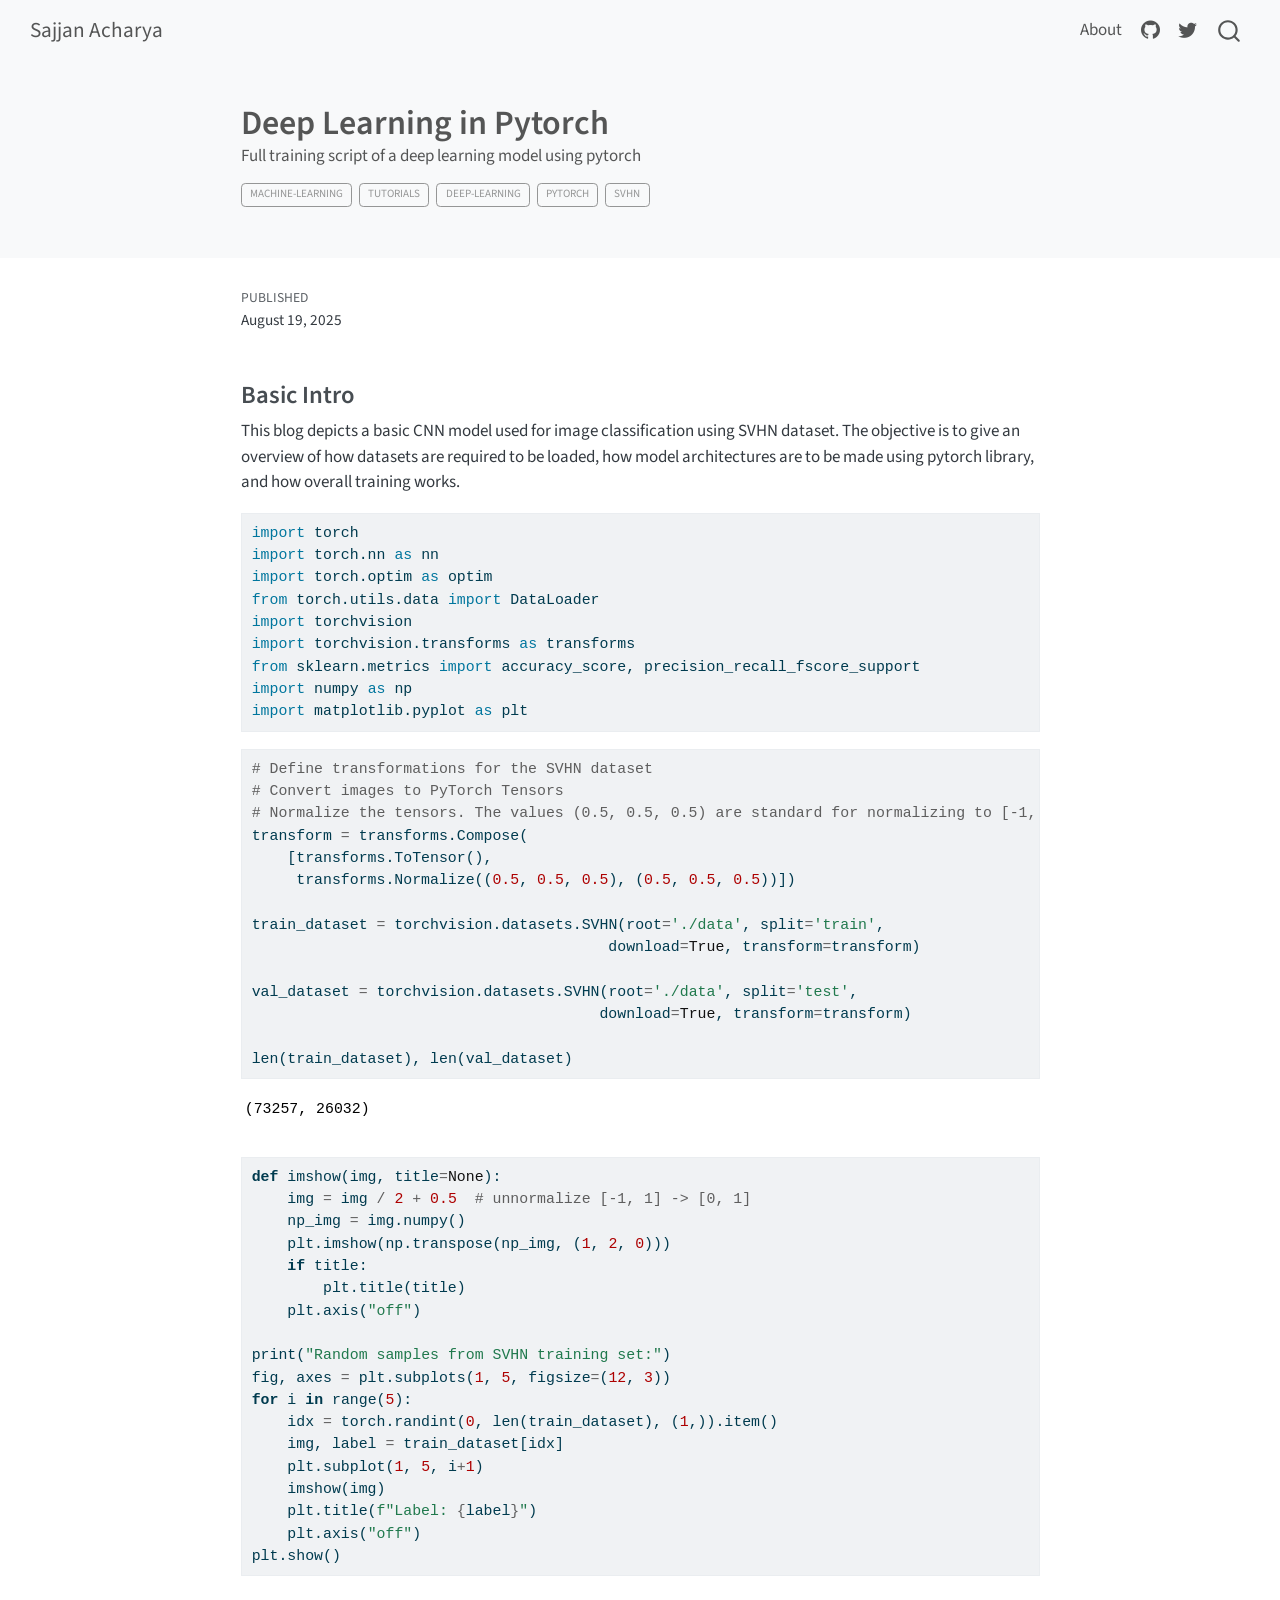
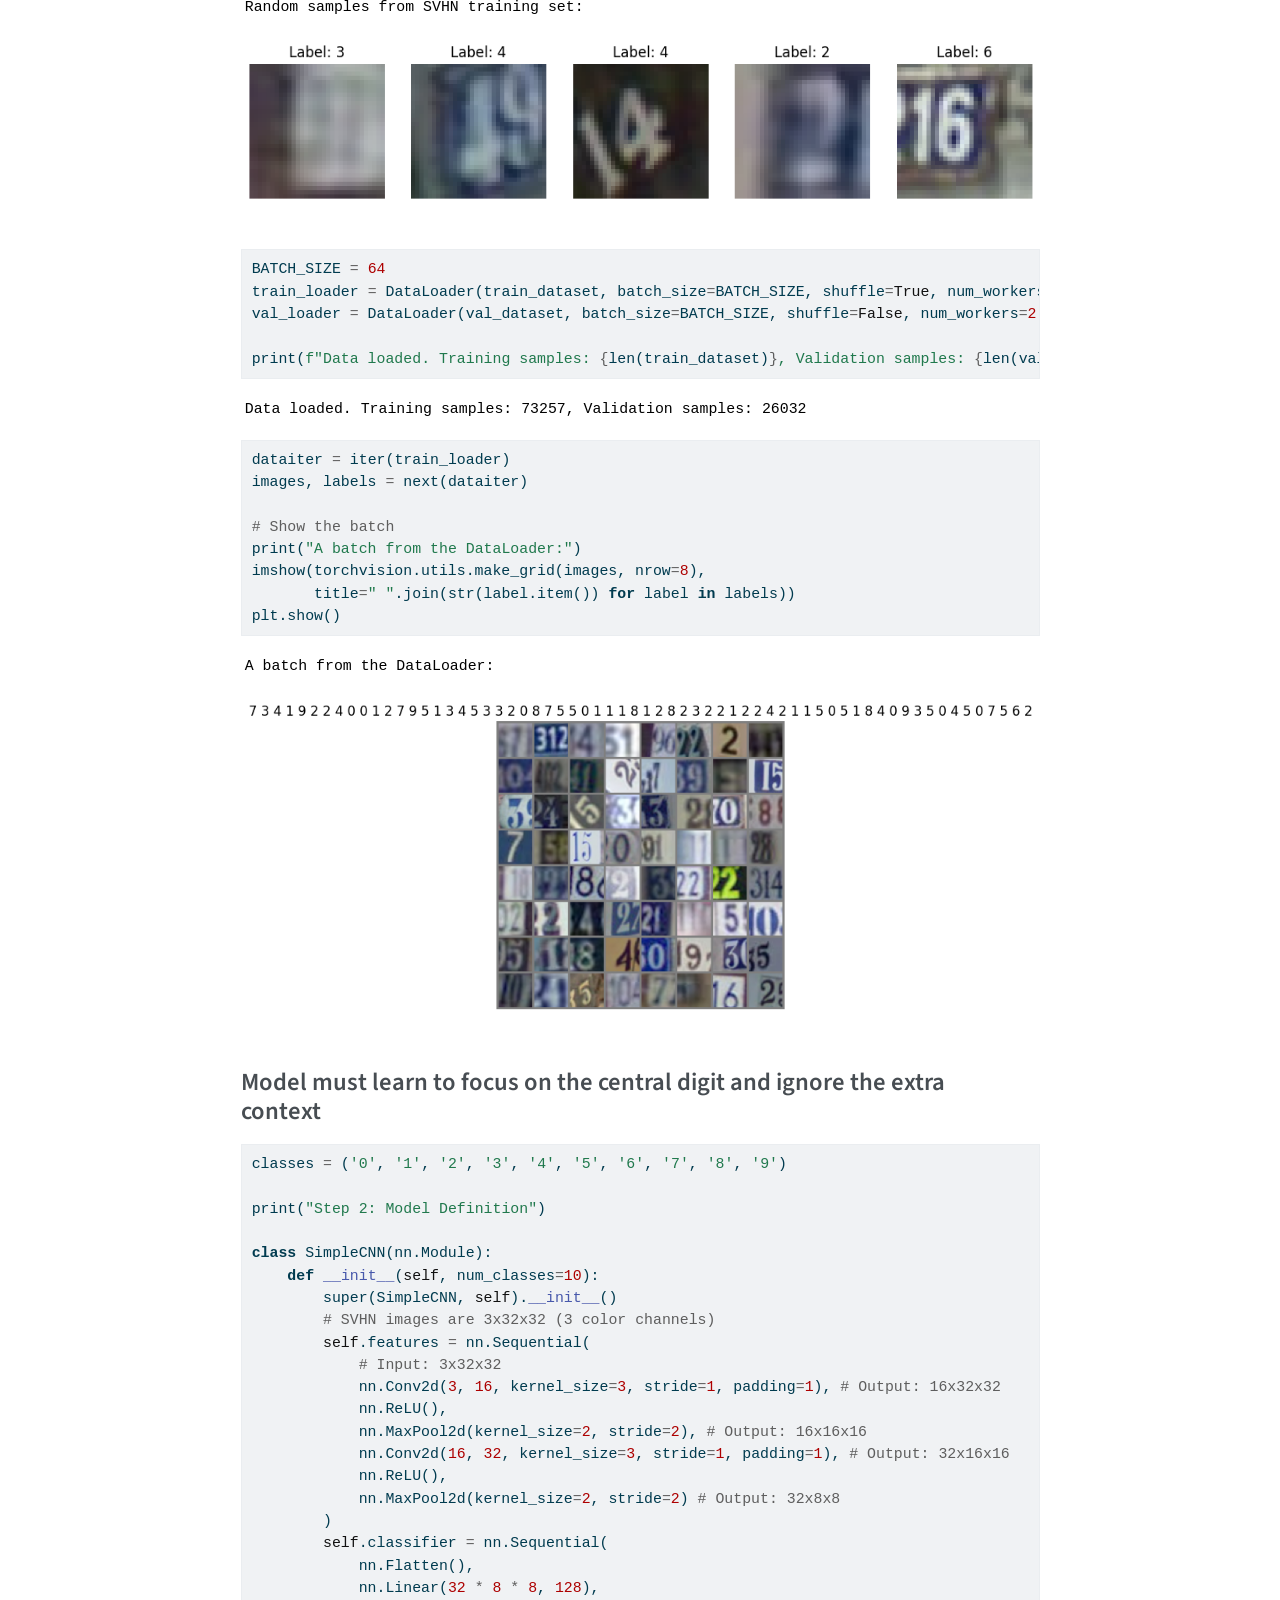
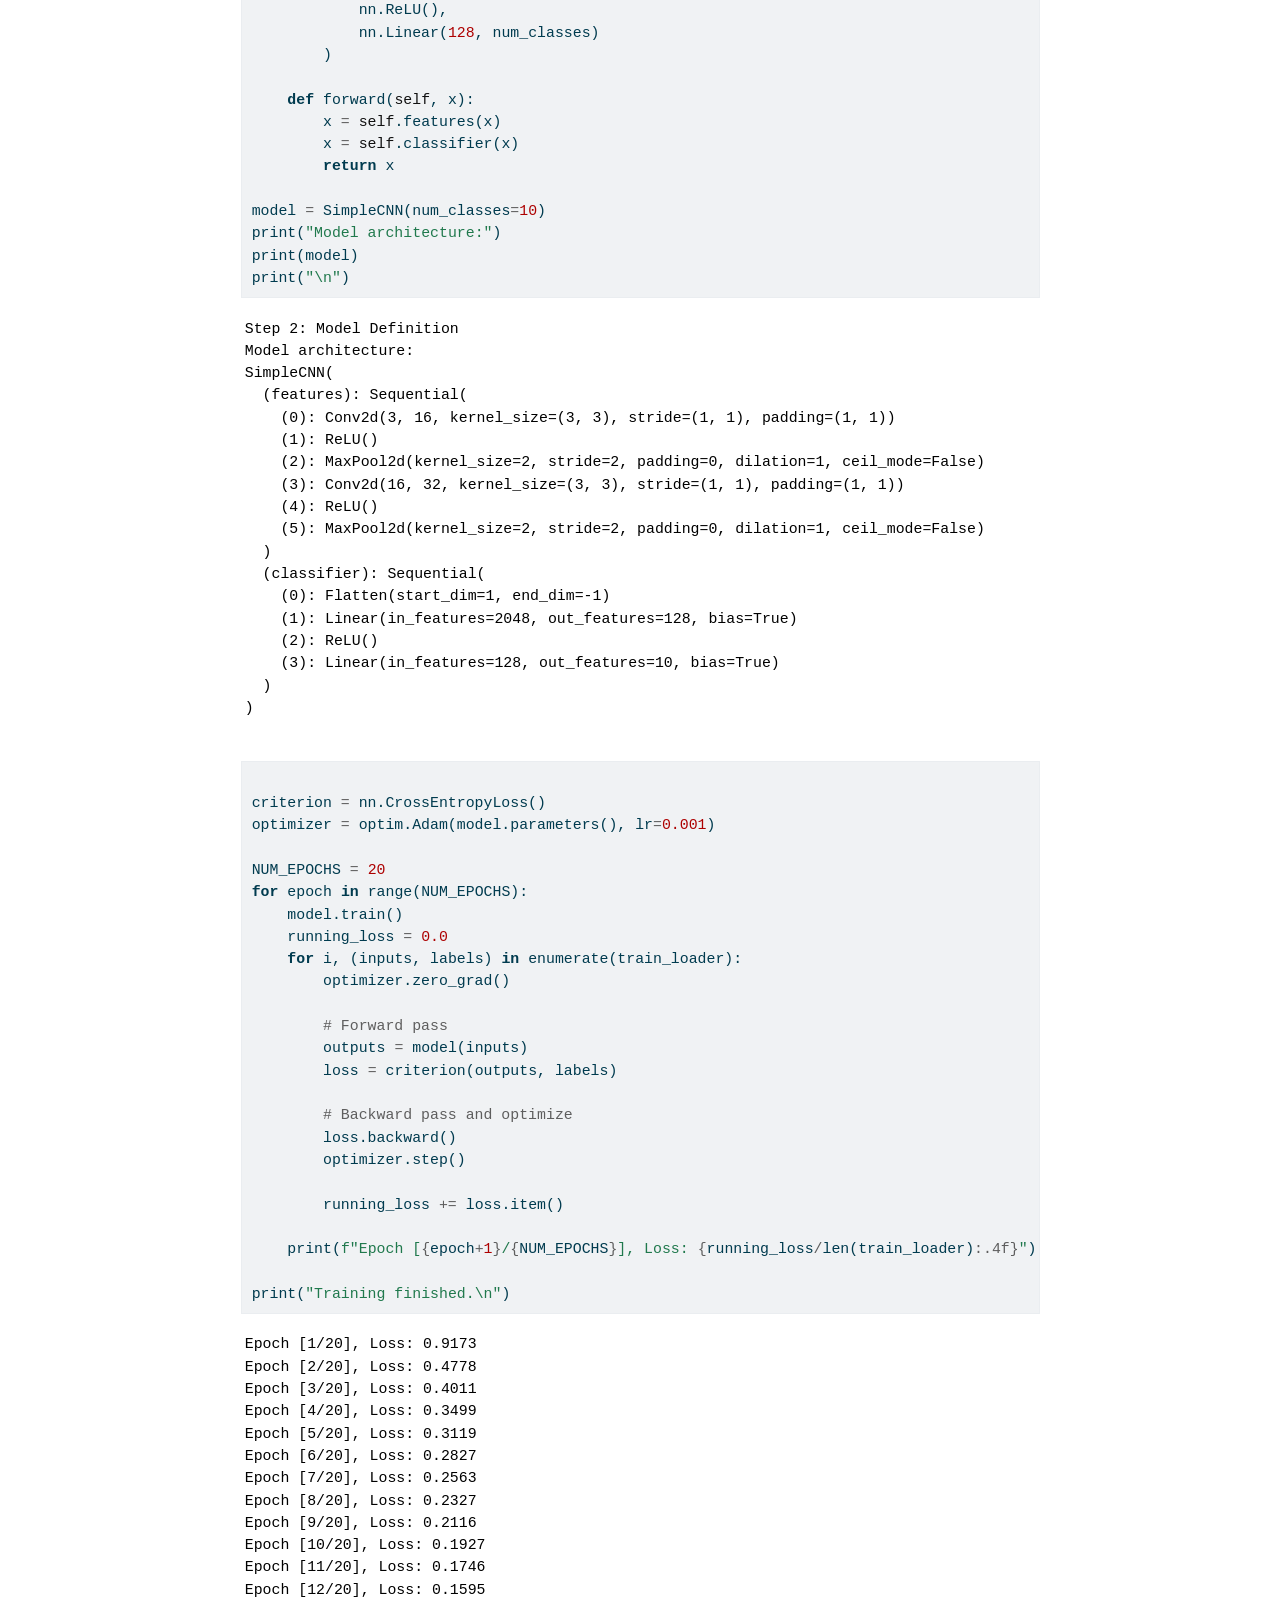
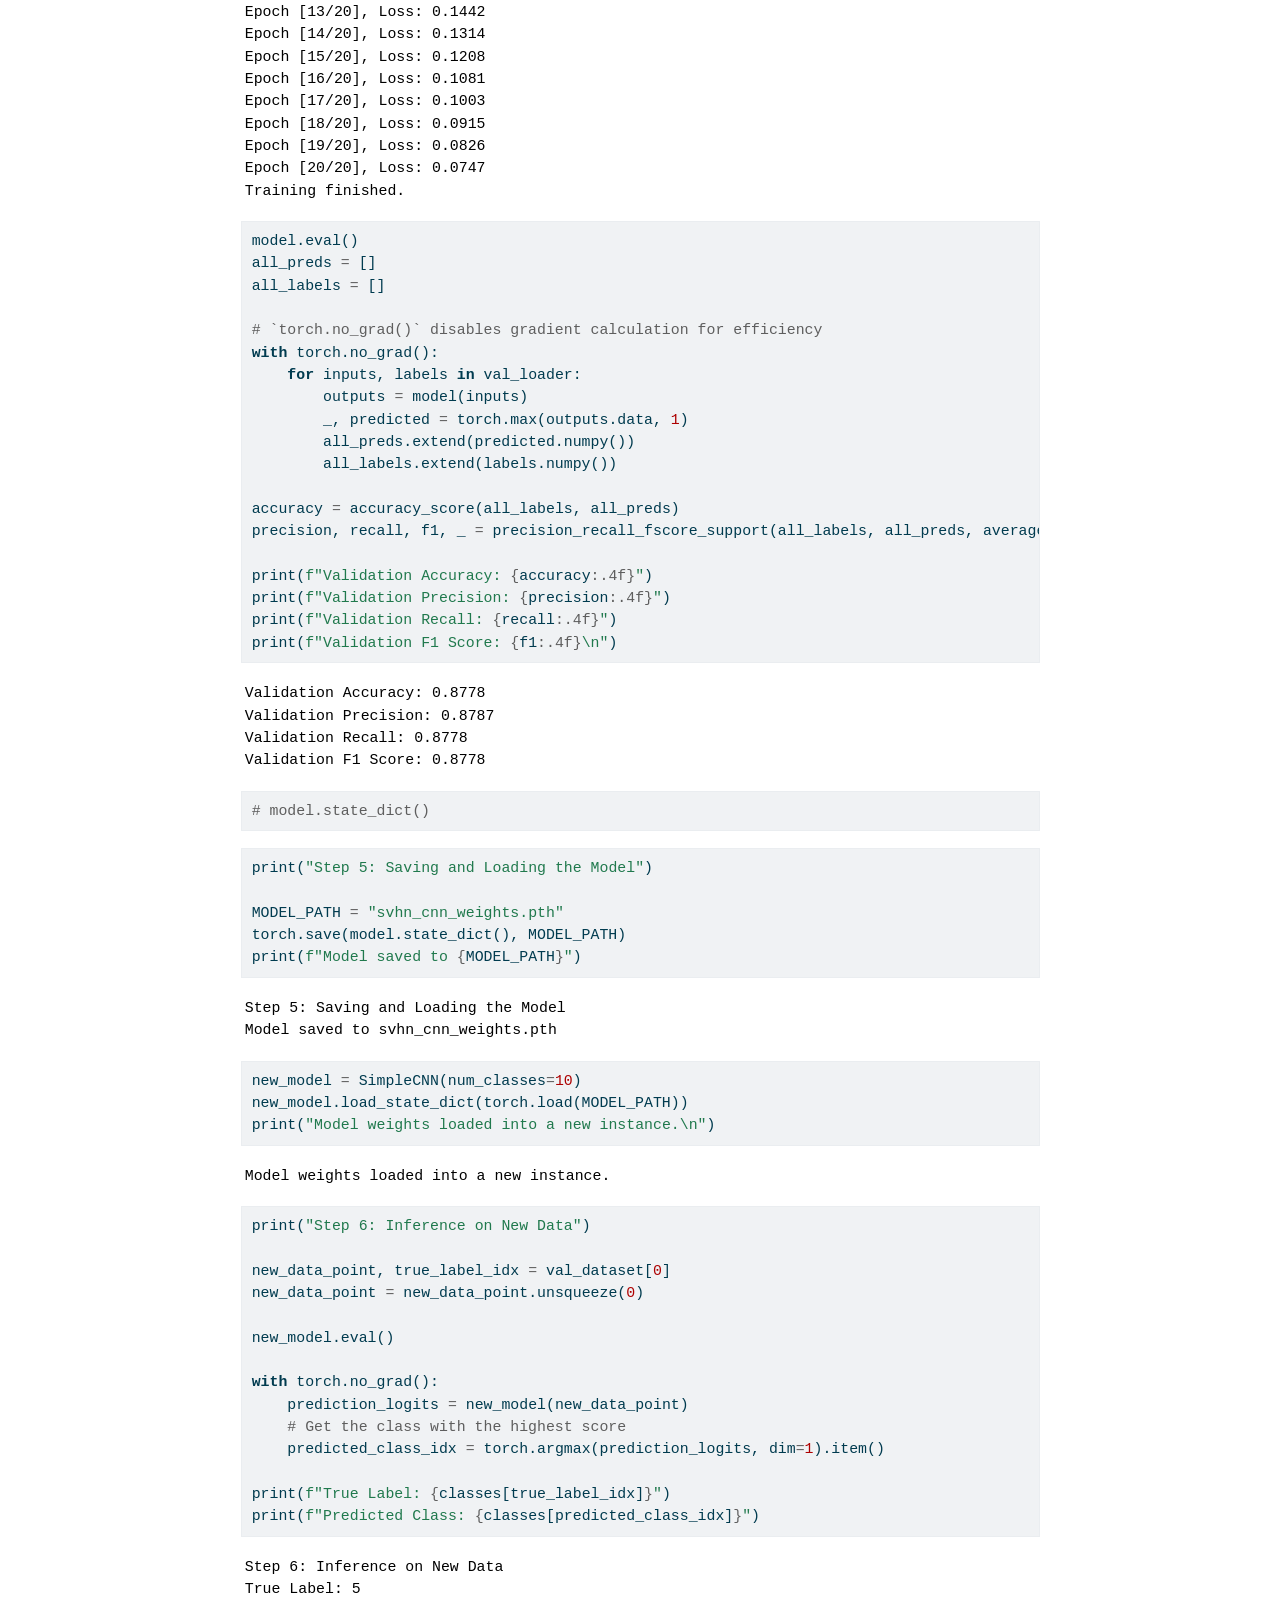
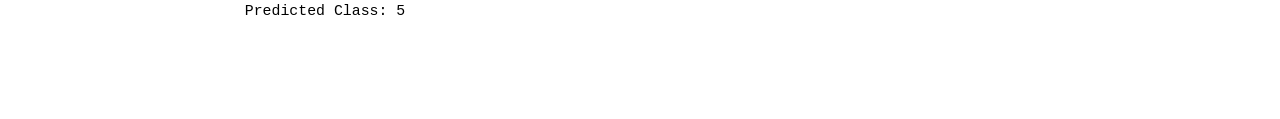
<file: posts/notebook3.html>
<!DOCTYPE html>
<html xmlns="http://www.w3.org/1999/xhtml" lang="en" xml:lang="en"><head>

<meta charset="utf-8">
<meta name="generator" content="quarto-1.7.33">

<meta name="viewport" content="width=device-width, initial-scale=1.0, user-scalable=yes">

<meta name="dcterms.date" content="2025-08-19">
<meta name="description" content="Full training script of a deep learning model using pytorch">

<title>Deep Learning in Pytorch – Sajjan Acharya</title>
<style>
code{white-space: pre-wrap;}
span.smallcaps{font-variant: small-caps;}
div.columns{display: flex; gap: min(4vw, 1.5em);}
div.column{flex: auto; overflow-x: auto;}
div.hanging-indent{margin-left: 1.5em; text-indent: -1.5em;}
ul.task-list{list-style: none;}
ul.task-list li input[type="checkbox"] {
  width: 0.8em;
  margin: 0 0.8em 0.2em -1em; /* quarto-specific, see https://github.com/quarto-dev/quarto-cli/issues/4556 */ 
  vertical-align: middle;
}
/* CSS for syntax highlighting */
html { -webkit-text-size-adjust: 100%; }
pre > code.sourceCode { white-space: pre; position: relative; }
pre > code.sourceCode > span { display: inline-block; line-height: 1.25; }
pre > code.sourceCode > span:empty { height: 1.2em; }
.sourceCode { overflow: visible; }
code.sourceCode > span { color: inherit; text-decoration: inherit; }
div.sourceCode { margin: 1em 0; }
pre.sourceCode { margin: 0; }
@media screen {
div.sourceCode { overflow: auto; }
}
@media print {
pre > code.sourceCode { white-space: pre-wrap; }
pre > code.sourceCode > span { text-indent: -5em; padding-left: 5em; }
}
pre.numberSource code
  { counter-reset: source-line 0; }
pre.numberSource code > span
  { position: relative; left: -4em; counter-increment: source-line; }
pre.numberSource code > span > a:first-child::before
  { content: counter(source-line);
    position: relative; left: -1em; text-align: right; vertical-align: baseline;
    border: none; display: inline-block;
    -webkit-touch-callout: none; -webkit-user-select: none;
    -khtml-user-select: none; -moz-user-select: none;
    -ms-user-select: none; user-select: none;
    padding: 0 4px; width: 4em;
  }
pre.numberSource { margin-left: 3em;  padding-left: 4px; }
div.sourceCode
  {   }
@media screen {
pre > code.sourceCode > span > a:first-child::before { text-decoration: underline; }
}
</style>


<script src="../site_libs/quarto-nav/quarto-nav.js"></script>
<script src="../site_libs/quarto-nav/headroom.min.js"></script>
<script src="../site_libs/clipboard/clipboard.min.js"></script>
<script src="../site_libs/quarto-search/autocomplete.umd.js"></script>
<script src="../site_libs/quarto-search/fuse.min.js"></script>
<script src="../site_libs/quarto-search/quarto-search.js"></script>
<meta name="quarto:offset" content="../">
<script src="../site_libs/quarto-html/quarto.js" type="module"></script>
<script src="../site_libs/quarto-html/tabsets/tabsets.js" type="module"></script>
<script src="../site_libs/quarto-html/popper.min.js"></script>
<script src="../site_libs/quarto-html/tippy.umd.min.js"></script>
<script src="../site_libs/quarto-html/anchor.min.js"></script>
<link href="../site_libs/quarto-html/tippy.css" rel="stylesheet">
<link href="../site_libs/quarto-html/quarto-syntax-highlighting-ea385d0e468b0dd5ea5bf0780b1290d9.css" rel="stylesheet" id="quarto-text-highlighting-styles">
<script src="../site_libs/bootstrap/bootstrap.min.js"></script>
<link href="../site_libs/bootstrap/bootstrap-icons.css" rel="stylesheet">
<link href="../site_libs/bootstrap/bootstrap-7a17a5f2d4bdf41abb1ce1fa85af1fcd.min.css" rel="stylesheet" append-hash="true" id="quarto-bootstrap" data-mode="light">
<script id="quarto-search-options" type="application/json">{
  "location": "navbar",
  "copy-button": false,
  "collapse-after": 3,
  "panel-placement": "end",
  "type": "overlay",
  "limit": 50,
  "keyboard-shortcut": [
    "f",
    "/",
    "s"
  ],
  "show-item-context": false,
  "language": {
    "search-no-results-text": "No results",
    "search-matching-documents-text": "matching documents",
    "search-copy-link-title": "Copy link to search",
    "search-hide-matches-text": "Hide additional matches",
    "search-more-match-text": "more match in this document",
    "search-more-matches-text": "more matches in this document",
    "search-clear-button-title": "Clear",
    "search-text-placeholder": "",
    "search-detached-cancel-button-title": "Cancel",
    "search-submit-button-title": "Submit",
    "search-label": "Search"
  }
}</script>


<link rel="stylesheet" href="../styles.css">
</head>

<body class="nav-fixed fullcontent quarto-light">

<div id="quarto-search-results"></div>
  <header id="quarto-header" class="headroom fixed-top quarto-banner">
    <nav class="navbar navbar-expand-lg " data-bs-theme="dark">
      <div class="navbar-container container-fluid">
      <div class="navbar-brand-container mx-auto">
    <a class="navbar-brand" href="../index.html">
    <span class="navbar-title">Sajjan Acharya</span>
    </a>
  </div>
            <div id="quarto-search" class="" title="Search"></div>
          <button class="navbar-toggler" type="button" data-bs-toggle="collapse" data-bs-target="#navbarCollapse" aria-controls="navbarCollapse" role="menu" aria-expanded="false" aria-label="Toggle navigation" onclick="if (window.quartoToggleHeadroom) { window.quartoToggleHeadroom(); }">
  <span class="navbar-toggler-icon"></span>
</button>
          <div class="collapse navbar-collapse" id="navbarCollapse">
            <ul class="navbar-nav navbar-nav-scroll ms-auto">
  <li class="nav-item">
    <a class="nav-link" href="../about.html"> 
<span class="menu-text">About</span></a>
  </li>  
  <li class="nav-item compact">
    <a class="nav-link" href="https://github.com/"> <i class="bi bi-github" role="img">
</i> 
<span class="menu-text"></span></a>
  </li>  
  <li class="nav-item compact">
    <a class="nav-link" href="https://twitter.com"> <i class="bi bi-twitter" role="img">
</i> 
<span class="menu-text"></span></a>
  </li>  
</ul>
          </div> <!-- /navcollapse -->
            <div class="quarto-navbar-tools">
</div>
      </div> <!-- /container-fluid -->
    </nav>
</header>
<!-- content -->
<header id="title-block-header" class="quarto-title-block default page-columns page-full">
  <div class="quarto-title-banner page-columns page-full">
    <div class="quarto-title column-body">
      <h1 class="title">Deep Learning in Pytorch</h1>
                  <div>
        <div class="description">
          Full training script of a deep learning model using pytorch
        </div>
      </div>
                          <div class="quarto-categories">
                <div class="quarto-category">machine-learning</div>
                <div class="quarto-category">tutorials</div>
                <div class="quarto-category">deep-learning</div>
                <div class="quarto-category">pytorch</div>
                <div class="quarto-category">svhn</div>
              </div>
                  </div>
  </div>
    
  
  <div class="quarto-title-meta">

      
      <div>
      <div class="quarto-title-meta-heading">Published</div>
      <div class="quarto-title-meta-contents">
        <p class="date">August 19, 2025</p>
      </div>
    </div>
    
      
    </div>
    
  
  </header><div id="quarto-content" class="quarto-container page-columns page-rows-contents page-layout-article page-navbar">
<!-- sidebar -->
<!-- margin-sidebar -->
    
<!-- main -->
<main class="content quarto-banner-title-block" id="quarto-document-content">





<section id="basic-intro" class="level3">
<h3 class="anchored" data-anchor-id="basic-intro">Basic Intro</h3>
<p>This blog depicts a basic CNN model used for image classification using SVHN dataset. The objective is to give an overview of how datasets are required to be loaded, how model architectures are to be made using pytorch library, and how overall training works.</p>
<div id="a59d9d5a-64cc-4ddd-9c16-1c3071096a3f" class="cell" data-execution_count="20">
<div class="sourceCode cell-code" id="cb1"><pre class="sourceCode python code-with-copy"><code class="sourceCode python"><span id="cb1-1"><a href="#cb1-1" aria-hidden="true" tabindex="-1"></a><span class="im">import</span> torch</span>
<span id="cb1-2"><a href="#cb1-2" aria-hidden="true" tabindex="-1"></a><span class="im">import</span> torch.nn <span class="im">as</span> nn</span>
<span id="cb1-3"><a href="#cb1-3" aria-hidden="true" tabindex="-1"></a><span class="im">import</span> torch.optim <span class="im">as</span> optim</span>
<span id="cb1-4"><a href="#cb1-4" aria-hidden="true" tabindex="-1"></a><span class="im">from</span> torch.utils.data <span class="im">import</span> DataLoader</span>
<span id="cb1-5"><a href="#cb1-5" aria-hidden="true" tabindex="-1"></a><span class="im">import</span> torchvision</span>
<span id="cb1-6"><a href="#cb1-6" aria-hidden="true" tabindex="-1"></a><span class="im">import</span> torchvision.transforms <span class="im">as</span> transforms</span>
<span id="cb1-7"><a href="#cb1-7" aria-hidden="true" tabindex="-1"></a><span class="im">from</span> sklearn.metrics <span class="im">import</span> accuracy_score, precision_recall_fscore_support</span>
<span id="cb1-8"><a href="#cb1-8" aria-hidden="true" tabindex="-1"></a><span class="im">import</span> numpy <span class="im">as</span> np</span>
<span id="cb1-9"><a href="#cb1-9" aria-hidden="true" tabindex="-1"></a><span class="im">import</span> matplotlib.pyplot <span class="im">as</span> plt </span></code><button title="Copy to Clipboard" class="code-copy-button"><i class="bi"></i></button></pre></div>
</div>
<div id="7bf389cf-73c5-4926-b53e-aa96eeb2a137" class="cell" data-execution_count="21">
<div class="sourceCode cell-code" id="cb2"><pre class="sourceCode python code-with-copy"><code class="sourceCode python"><span id="cb2-1"><a href="#cb2-1" aria-hidden="true" tabindex="-1"></a><span class="co"># Define transformations for the SVHN dataset</span></span>
<span id="cb2-2"><a href="#cb2-2" aria-hidden="true" tabindex="-1"></a><span class="co"># Convert images to PyTorch Tensors</span></span>
<span id="cb2-3"><a href="#cb2-3" aria-hidden="true" tabindex="-1"></a><span class="co"># Normalize the tensors. The values (0.5, 0.5, 0.5) are standard for normalizing to [-1, 1]</span></span>
<span id="cb2-4"><a href="#cb2-4" aria-hidden="true" tabindex="-1"></a>transform <span class="op">=</span> transforms.Compose(</span>
<span id="cb2-5"><a href="#cb2-5" aria-hidden="true" tabindex="-1"></a>    [transforms.ToTensor(),</span>
<span id="cb2-6"><a href="#cb2-6" aria-hidden="true" tabindex="-1"></a>     transforms.Normalize((<span class="fl">0.5</span>, <span class="fl">0.5</span>, <span class="fl">0.5</span>), (<span class="fl">0.5</span>, <span class="fl">0.5</span>, <span class="fl">0.5</span>))])</span>
<span id="cb2-7"><a href="#cb2-7" aria-hidden="true" tabindex="-1"></a></span>
<span id="cb2-8"><a href="#cb2-8" aria-hidden="true" tabindex="-1"></a>train_dataset <span class="op">=</span> torchvision.datasets.SVHN(root<span class="op">=</span><span class="st">'./data'</span>, split<span class="op">=</span><span class="st">'train'</span>,</span>
<span id="cb2-9"><a href="#cb2-9" aria-hidden="true" tabindex="-1"></a>                                        download<span class="op">=</span><span class="va">True</span>, transform<span class="op">=</span>transform)</span>
<span id="cb2-10"><a href="#cb2-10" aria-hidden="true" tabindex="-1"></a></span>
<span id="cb2-11"><a href="#cb2-11" aria-hidden="true" tabindex="-1"></a>val_dataset <span class="op">=</span> torchvision.datasets.SVHN(root<span class="op">=</span><span class="st">'./data'</span>, split<span class="op">=</span><span class="st">'test'</span>,</span>
<span id="cb2-12"><a href="#cb2-12" aria-hidden="true" tabindex="-1"></a>                                       download<span class="op">=</span><span class="va">True</span>, transform<span class="op">=</span>transform)</span>
<span id="cb2-13"><a href="#cb2-13" aria-hidden="true" tabindex="-1"></a></span>
<span id="cb2-14"><a href="#cb2-14" aria-hidden="true" tabindex="-1"></a><span class="bu">len</span>(train_dataset), <span class="bu">len</span>(val_dataset)</span></code><button title="Copy to Clipboard" class="code-copy-button"><i class="bi"></i></button></pre></div>
<div class="cell-output cell-output-display" data-execution_count="21">
<pre><code>(73257, 26032)</code></pre>
</div>
</div>
<div id="6f47e9ad-8a49-4293-9e33-9567173b53b1" class="cell" data-execution_count="22">
<div class="sourceCode cell-code" id="cb4"><pre class="sourceCode python code-with-copy"><code class="sourceCode python"><span id="cb4-1"><a href="#cb4-1" aria-hidden="true" tabindex="-1"></a><span class="kw">def</span> imshow(img, title<span class="op">=</span><span class="va">None</span>):</span>
<span id="cb4-2"><a href="#cb4-2" aria-hidden="true" tabindex="-1"></a>    img <span class="op">=</span> img <span class="op">/</span> <span class="dv">2</span> <span class="op">+</span> <span class="fl">0.5</span>  <span class="co"># unnormalize [-1, 1] -&gt; [0, 1]</span></span>
<span id="cb4-3"><a href="#cb4-3" aria-hidden="true" tabindex="-1"></a>    np_img <span class="op">=</span> img.numpy()</span>
<span id="cb4-4"><a href="#cb4-4" aria-hidden="true" tabindex="-1"></a>    plt.imshow(np.transpose(np_img, (<span class="dv">1</span>, <span class="dv">2</span>, <span class="dv">0</span>)))</span>
<span id="cb4-5"><a href="#cb4-5" aria-hidden="true" tabindex="-1"></a>    <span class="cf">if</span> title:</span>
<span id="cb4-6"><a href="#cb4-6" aria-hidden="true" tabindex="-1"></a>        plt.title(title)</span>
<span id="cb4-7"><a href="#cb4-7" aria-hidden="true" tabindex="-1"></a>    plt.axis(<span class="st">"off"</span>)</span>
<span id="cb4-8"><a href="#cb4-8" aria-hidden="true" tabindex="-1"></a></span>
<span id="cb4-9"><a href="#cb4-9" aria-hidden="true" tabindex="-1"></a><span class="bu">print</span>(<span class="st">"Random samples from SVHN training set:"</span>)</span>
<span id="cb4-10"><a href="#cb4-10" aria-hidden="true" tabindex="-1"></a>fig, axes <span class="op">=</span> plt.subplots(<span class="dv">1</span>, <span class="dv">5</span>, figsize<span class="op">=</span>(<span class="dv">12</span>, <span class="dv">3</span>))</span>
<span id="cb4-11"><a href="#cb4-11" aria-hidden="true" tabindex="-1"></a><span class="cf">for</span> i <span class="kw">in</span> <span class="bu">range</span>(<span class="dv">5</span>):</span>
<span id="cb4-12"><a href="#cb4-12" aria-hidden="true" tabindex="-1"></a>    idx <span class="op">=</span> torch.randint(<span class="dv">0</span>, <span class="bu">len</span>(train_dataset), (<span class="dv">1</span>,)).item()</span>
<span id="cb4-13"><a href="#cb4-13" aria-hidden="true" tabindex="-1"></a>    img, label <span class="op">=</span> train_dataset[idx]</span>
<span id="cb4-14"><a href="#cb4-14" aria-hidden="true" tabindex="-1"></a>    plt.subplot(<span class="dv">1</span>, <span class="dv">5</span>, i<span class="op">+</span><span class="dv">1</span>)</span>
<span id="cb4-15"><a href="#cb4-15" aria-hidden="true" tabindex="-1"></a>    imshow(img)</span>
<span id="cb4-16"><a href="#cb4-16" aria-hidden="true" tabindex="-1"></a>    plt.title(<span class="ss">f"Label: </span><span class="sc">{</span>label<span class="sc">}</span><span class="ss">"</span>)</span>
<span id="cb4-17"><a href="#cb4-17" aria-hidden="true" tabindex="-1"></a>    plt.axis(<span class="st">"off"</span>)</span>
<span id="cb4-18"><a href="#cb4-18" aria-hidden="true" tabindex="-1"></a>plt.show()</span></code><button title="Copy to Clipboard" class="code-copy-button"><i class="bi"></i></button></pre></div>
<div class="cell-output cell-output-stdout">
<pre><code>Random samples from SVHN training set:</code></pre>
</div>
<div class="cell-output cell-output-display">
<div>
<figure class="figure">
<p><img src="notebook3_files/figure-html/cell-4-output-2.png" class="img-fluid figure-img"></p>
</figure>
</div>
</div>
</div>
<div id="0ecf10e3-ecf7-4be5-82f6-44e07776b4d8" class="cell" data-execution_count="23">
<div class="sourceCode cell-code" id="cb6"><pre class="sourceCode python code-with-copy"><code class="sourceCode python"><span id="cb6-1"><a href="#cb6-1" aria-hidden="true" tabindex="-1"></a>BATCH_SIZE <span class="op">=</span> <span class="dv">64</span></span>
<span id="cb6-2"><a href="#cb6-2" aria-hidden="true" tabindex="-1"></a>train_loader <span class="op">=</span> DataLoader(train_dataset, batch_size<span class="op">=</span>BATCH_SIZE, shuffle<span class="op">=</span><span class="va">True</span>, num_workers<span class="op">=</span><span class="dv">2</span>)</span>
<span id="cb6-3"><a href="#cb6-3" aria-hidden="true" tabindex="-1"></a>val_loader <span class="op">=</span> DataLoader(val_dataset, batch_size<span class="op">=</span>BATCH_SIZE, shuffle<span class="op">=</span><span class="va">False</span>, num_workers<span class="op">=</span><span class="dv">2</span>)</span>
<span id="cb6-4"><a href="#cb6-4" aria-hidden="true" tabindex="-1"></a></span>
<span id="cb6-5"><a href="#cb6-5" aria-hidden="true" tabindex="-1"></a><span class="bu">print</span>(<span class="ss">f"Data loaded. Training samples: </span><span class="sc">{</span><span class="bu">len</span>(train_dataset)<span class="sc">}</span><span class="ss">, Validation samples: </span><span class="sc">{</span><span class="bu">len</span>(val_dataset)<span class="sc">}</span><span class="ch">\n</span><span class="ss">"</span>)</span></code><button title="Copy to Clipboard" class="code-copy-button"><i class="bi"></i></button></pre></div>
<div class="cell-output cell-output-stdout">
<pre><code>Data loaded. Training samples: 73257, Validation samples: 26032
</code></pre>
</div>
</div>
<div id="41b5d54f-bcc2-4f76-ade9-6ad10106e531" class="cell" data-execution_count="24">
<div class="sourceCode cell-code" id="cb8"><pre class="sourceCode python code-with-copy"><code class="sourceCode python"><span id="cb8-1"><a href="#cb8-1" aria-hidden="true" tabindex="-1"></a>dataiter <span class="op">=</span> <span class="bu">iter</span>(train_loader)</span>
<span id="cb8-2"><a href="#cb8-2" aria-hidden="true" tabindex="-1"></a>images, labels <span class="op">=</span> <span class="bu">next</span>(dataiter)</span>
<span id="cb8-3"><a href="#cb8-3" aria-hidden="true" tabindex="-1"></a></span>
<span id="cb8-4"><a href="#cb8-4" aria-hidden="true" tabindex="-1"></a><span class="co"># Show the batch</span></span>
<span id="cb8-5"><a href="#cb8-5" aria-hidden="true" tabindex="-1"></a><span class="bu">print</span>(<span class="st">"A batch from the DataLoader:"</span>)</span>
<span id="cb8-6"><a href="#cb8-6" aria-hidden="true" tabindex="-1"></a>imshow(torchvision.utils.make_grid(images, nrow<span class="op">=</span><span class="dv">8</span>),</span>
<span id="cb8-7"><a href="#cb8-7" aria-hidden="true" tabindex="-1"></a>       title<span class="op">=</span><span class="st">" "</span>.join(<span class="bu">str</span>(label.item()) <span class="cf">for</span> label <span class="kw">in</span> labels))</span>
<span id="cb8-8"><a href="#cb8-8" aria-hidden="true" tabindex="-1"></a>plt.show()</span></code><button title="Copy to Clipboard" class="code-copy-button"><i class="bi"></i></button></pre></div>
<div class="cell-output cell-output-stdout">
<pre><code>A batch from the DataLoader:</code></pre>
</div>
<div class="cell-output cell-output-display">
<div>
<figure class="figure">
<p><img src="notebook3_files/figure-html/cell-6-output-2.png" class="img-fluid figure-img"></p>
</figure>
</div>
</div>
</div>
</section>
<section id="model-must-learn-to-focus-on-the-central-digit-and-ignore-the-extra-context" class="level3">
<h3 class="anchored" data-anchor-id="model-must-learn-to-focus-on-the-central-digit-and-ignore-the-extra-context">Model must learn to focus on the central digit and ignore the extra context</h3>
<div id="92815816-d75c-4f54-93e2-193b47d25e61" class="cell" data-execution_count="25">
<div class="sourceCode cell-code" id="cb10"><pre class="sourceCode python code-with-copy"><code class="sourceCode python"><span id="cb10-1"><a href="#cb10-1" aria-hidden="true" tabindex="-1"></a>classes <span class="op">=</span> (<span class="st">'0'</span>, <span class="st">'1'</span>, <span class="st">'2'</span>, <span class="st">'3'</span>, <span class="st">'4'</span>, <span class="st">'5'</span>, <span class="st">'6'</span>, <span class="st">'7'</span>, <span class="st">'8'</span>, <span class="st">'9'</span>)</span>
<span id="cb10-2"><a href="#cb10-2" aria-hidden="true" tabindex="-1"></a></span>
<span id="cb10-3"><a href="#cb10-3" aria-hidden="true" tabindex="-1"></a><span class="bu">print</span>(<span class="st">"Step 2: Model Definition"</span>)</span>
<span id="cb10-4"><a href="#cb10-4" aria-hidden="true" tabindex="-1"></a></span>
<span id="cb10-5"><a href="#cb10-5" aria-hidden="true" tabindex="-1"></a><span class="kw">class</span> SimpleCNN(nn.Module):</span>
<span id="cb10-6"><a href="#cb10-6" aria-hidden="true" tabindex="-1"></a>    <span class="kw">def</span> <span class="fu">__init__</span>(<span class="va">self</span>, num_classes<span class="op">=</span><span class="dv">10</span>):</span>
<span id="cb10-7"><a href="#cb10-7" aria-hidden="true" tabindex="-1"></a>        <span class="bu">super</span>(SimpleCNN, <span class="va">self</span>).<span class="fu">__init__</span>()</span>
<span id="cb10-8"><a href="#cb10-8" aria-hidden="true" tabindex="-1"></a>        <span class="co"># SVHN images are 3x32x32 (3 color channels)</span></span>
<span id="cb10-9"><a href="#cb10-9" aria-hidden="true" tabindex="-1"></a>        <span class="va">self</span>.features <span class="op">=</span> nn.Sequential(</span>
<span id="cb10-10"><a href="#cb10-10" aria-hidden="true" tabindex="-1"></a>            <span class="co"># Input: 3x32x32</span></span>
<span id="cb10-11"><a href="#cb10-11" aria-hidden="true" tabindex="-1"></a>            nn.Conv2d(<span class="dv">3</span>, <span class="dv">16</span>, kernel_size<span class="op">=</span><span class="dv">3</span>, stride<span class="op">=</span><span class="dv">1</span>, padding<span class="op">=</span><span class="dv">1</span>), <span class="co"># Output: 16x32x32</span></span>
<span id="cb10-12"><a href="#cb10-12" aria-hidden="true" tabindex="-1"></a>            nn.ReLU(),</span>
<span id="cb10-13"><a href="#cb10-13" aria-hidden="true" tabindex="-1"></a>            nn.MaxPool2d(kernel_size<span class="op">=</span><span class="dv">2</span>, stride<span class="op">=</span><span class="dv">2</span>), <span class="co"># Output: 16x16x16</span></span>
<span id="cb10-14"><a href="#cb10-14" aria-hidden="true" tabindex="-1"></a>            nn.Conv2d(<span class="dv">16</span>, <span class="dv">32</span>, kernel_size<span class="op">=</span><span class="dv">3</span>, stride<span class="op">=</span><span class="dv">1</span>, padding<span class="op">=</span><span class="dv">1</span>), <span class="co"># Output: 32x16x16</span></span>
<span id="cb10-15"><a href="#cb10-15" aria-hidden="true" tabindex="-1"></a>            nn.ReLU(),</span>
<span id="cb10-16"><a href="#cb10-16" aria-hidden="true" tabindex="-1"></a>            nn.MaxPool2d(kernel_size<span class="op">=</span><span class="dv">2</span>, stride<span class="op">=</span><span class="dv">2</span>) <span class="co"># Output: 32x8x8</span></span>
<span id="cb10-17"><a href="#cb10-17" aria-hidden="true" tabindex="-1"></a>        )</span>
<span id="cb10-18"><a href="#cb10-18" aria-hidden="true" tabindex="-1"></a>        <span class="va">self</span>.classifier <span class="op">=</span> nn.Sequential(</span>
<span id="cb10-19"><a href="#cb10-19" aria-hidden="true" tabindex="-1"></a>            nn.Flatten(),</span>
<span id="cb10-20"><a href="#cb10-20" aria-hidden="true" tabindex="-1"></a>            nn.Linear(<span class="dv">32</span> <span class="op">*</span> <span class="dv">8</span> <span class="op">*</span> <span class="dv">8</span>, <span class="dv">128</span>),</span>
<span id="cb10-21"><a href="#cb10-21" aria-hidden="true" tabindex="-1"></a>            nn.ReLU(),</span>
<span id="cb10-22"><a href="#cb10-22" aria-hidden="true" tabindex="-1"></a>            nn.Linear(<span class="dv">128</span>, num_classes)</span>
<span id="cb10-23"><a href="#cb10-23" aria-hidden="true" tabindex="-1"></a>        )</span>
<span id="cb10-24"><a href="#cb10-24" aria-hidden="true" tabindex="-1"></a></span>
<span id="cb10-25"><a href="#cb10-25" aria-hidden="true" tabindex="-1"></a>    <span class="kw">def</span> forward(<span class="va">self</span>, x):</span>
<span id="cb10-26"><a href="#cb10-26" aria-hidden="true" tabindex="-1"></a>        x <span class="op">=</span> <span class="va">self</span>.features(x)</span>
<span id="cb10-27"><a href="#cb10-27" aria-hidden="true" tabindex="-1"></a>        x <span class="op">=</span> <span class="va">self</span>.classifier(x)</span>
<span id="cb10-28"><a href="#cb10-28" aria-hidden="true" tabindex="-1"></a>        <span class="cf">return</span> x</span>
<span id="cb10-29"><a href="#cb10-29" aria-hidden="true" tabindex="-1"></a></span>
<span id="cb10-30"><a href="#cb10-30" aria-hidden="true" tabindex="-1"></a>model <span class="op">=</span> SimpleCNN(num_classes<span class="op">=</span><span class="dv">10</span>)</span>
<span id="cb10-31"><a href="#cb10-31" aria-hidden="true" tabindex="-1"></a><span class="bu">print</span>(<span class="st">"Model architecture:"</span>)</span>
<span id="cb10-32"><a href="#cb10-32" aria-hidden="true" tabindex="-1"></a><span class="bu">print</span>(model)</span>
<span id="cb10-33"><a href="#cb10-33" aria-hidden="true" tabindex="-1"></a><span class="bu">print</span>(<span class="st">"</span><span class="ch">\n</span><span class="st">"</span>)</span></code><button title="Copy to Clipboard" class="code-copy-button"><i class="bi"></i></button></pre></div>
<div class="cell-output cell-output-stdout">
<pre><code>Step 2: Model Definition
Model architecture:
SimpleCNN(
  (features): Sequential(
    (0): Conv2d(3, 16, kernel_size=(3, 3), stride=(1, 1), padding=(1, 1))
    (1): ReLU()
    (2): MaxPool2d(kernel_size=2, stride=2, padding=0, dilation=1, ceil_mode=False)
    (3): Conv2d(16, 32, kernel_size=(3, 3), stride=(1, 1), padding=(1, 1))
    (4): ReLU()
    (5): MaxPool2d(kernel_size=2, stride=2, padding=0, dilation=1, ceil_mode=False)
  )
  (classifier): Sequential(
    (0): Flatten(start_dim=1, end_dim=-1)
    (1): Linear(in_features=2048, out_features=128, bias=True)
    (2): ReLU()
    (3): Linear(in_features=128, out_features=10, bias=True)
  )
)

</code></pre>
</div>
</div>
<div id="4a577d84-ef51-405c-89bf-9d5918732a70" class="cell" data-execution_count="26">
<div class="sourceCode cell-code" id="cb12"><pre class="sourceCode python code-with-copy"><code class="sourceCode python"><span id="cb12-1"><a href="#cb12-1" aria-hidden="true" tabindex="-1"></a></span>
<span id="cb12-2"><a href="#cb12-2" aria-hidden="true" tabindex="-1"></a>criterion <span class="op">=</span> nn.CrossEntropyLoss()</span>
<span id="cb12-3"><a href="#cb12-3" aria-hidden="true" tabindex="-1"></a>optimizer <span class="op">=</span> optim.Adam(model.parameters(), lr<span class="op">=</span><span class="fl">0.001</span>)</span>
<span id="cb12-4"><a href="#cb12-4" aria-hidden="true" tabindex="-1"></a></span>
<span id="cb12-5"><a href="#cb12-5" aria-hidden="true" tabindex="-1"></a>NUM_EPOCHS <span class="op">=</span> <span class="dv">20</span></span>
<span id="cb12-6"><a href="#cb12-6" aria-hidden="true" tabindex="-1"></a><span class="cf">for</span> epoch <span class="kw">in</span> <span class="bu">range</span>(NUM_EPOCHS):</span>
<span id="cb12-7"><a href="#cb12-7" aria-hidden="true" tabindex="-1"></a>    model.train() </span>
<span id="cb12-8"><a href="#cb12-8" aria-hidden="true" tabindex="-1"></a>    running_loss <span class="op">=</span> <span class="fl">0.0</span></span>
<span id="cb12-9"><a href="#cb12-9" aria-hidden="true" tabindex="-1"></a>    <span class="cf">for</span> i, (inputs, labels) <span class="kw">in</span> <span class="bu">enumerate</span>(train_loader):</span>
<span id="cb12-10"><a href="#cb12-10" aria-hidden="true" tabindex="-1"></a>        optimizer.zero_grad()</span>
<span id="cb12-11"><a href="#cb12-11" aria-hidden="true" tabindex="-1"></a></span>
<span id="cb12-12"><a href="#cb12-12" aria-hidden="true" tabindex="-1"></a>        <span class="co"># Forward pass</span></span>
<span id="cb12-13"><a href="#cb12-13" aria-hidden="true" tabindex="-1"></a>        outputs <span class="op">=</span> model(inputs)</span>
<span id="cb12-14"><a href="#cb12-14" aria-hidden="true" tabindex="-1"></a>        loss <span class="op">=</span> criterion(outputs, labels)</span>
<span id="cb12-15"><a href="#cb12-15" aria-hidden="true" tabindex="-1"></a></span>
<span id="cb12-16"><a href="#cb12-16" aria-hidden="true" tabindex="-1"></a>        <span class="co"># Backward pass and optimize</span></span>
<span id="cb12-17"><a href="#cb12-17" aria-hidden="true" tabindex="-1"></a>        loss.backward()</span>
<span id="cb12-18"><a href="#cb12-18" aria-hidden="true" tabindex="-1"></a>        optimizer.step()</span>
<span id="cb12-19"><a href="#cb12-19" aria-hidden="true" tabindex="-1"></a></span>
<span id="cb12-20"><a href="#cb12-20" aria-hidden="true" tabindex="-1"></a>        running_loss <span class="op">+=</span> loss.item()</span>
<span id="cb12-21"><a href="#cb12-21" aria-hidden="true" tabindex="-1"></a></span>
<span id="cb12-22"><a href="#cb12-22" aria-hidden="true" tabindex="-1"></a>    <span class="bu">print</span>(<span class="ss">f"Epoch [</span><span class="sc">{</span>epoch<span class="op">+</span><span class="dv">1</span><span class="sc">}</span><span class="ss">/</span><span class="sc">{</span>NUM_EPOCHS<span class="sc">}</span><span class="ss">], Loss: </span><span class="sc">{</span>running_loss<span class="op">/</span><span class="bu">len</span>(train_loader)<span class="sc">:.4f}</span><span class="ss">"</span>)</span>
<span id="cb12-23"><a href="#cb12-23" aria-hidden="true" tabindex="-1"></a></span>
<span id="cb12-24"><a href="#cb12-24" aria-hidden="true" tabindex="-1"></a><span class="bu">print</span>(<span class="st">"Training finished.</span><span class="ch">\n</span><span class="st">"</span>)</span></code><button title="Copy to Clipboard" class="code-copy-button"><i class="bi"></i></button></pre></div>
<div class="cell-output cell-output-stdout">
<pre><code>Epoch [1/20], Loss: 0.9173
Epoch [2/20], Loss: 0.4778
Epoch [3/20], Loss: 0.4011
Epoch [4/20], Loss: 0.3499
Epoch [5/20], Loss: 0.3119
Epoch [6/20], Loss: 0.2827
Epoch [7/20], Loss: 0.2563
Epoch [8/20], Loss: 0.2327
Epoch [9/20], Loss: 0.2116
Epoch [10/20], Loss: 0.1927
Epoch [11/20], Loss: 0.1746
Epoch [12/20], Loss: 0.1595
Epoch [13/20], Loss: 0.1442
Epoch [14/20], Loss: 0.1314
Epoch [15/20], Loss: 0.1208
Epoch [16/20], Loss: 0.1081
Epoch [17/20], Loss: 0.1003
Epoch [18/20], Loss: 0.0915
Epoch [19/20], Loss: 0.0826
Epoch [20/20], Loss: 0.0747
Training finished.
</code></pre>
</div>
</div>
<div id="06def0b1-7cc8-450c-a5a2-6042705bf6e9" class="cell" data-execution_count="27">
<div class="sourceCode cell-code" id="cb14"><pre class="sourceCode python code-with-copy"><code class="sourceCode python"><span id="cb14-1"><a href="#cb14-1" aria-hidden="true" tabindex="-1"></a>model.<span class="bu">eval</span>() </span>
<span id="cb14-2"><a href="#cb14-2" aria-hidden="true" tabindex="-1"></a>all_preds <span class="op">=</span> []</span>
<span id="cb14-3"><a href="#cb14-3" aria-hidden="true" tabindex="-1"></a>all_labels <span class="op">=</span> []</span>
<span id="cb14-4"><a href="#cb14-4" aria-hidden="true" tabindex="-1"></a></span>
<span id="cb14-5"><a href="#cb14-5" aria-hidden="true" tabindex="-1"></a><span class="co"># `torch.no_grad()` disables gradient calculation for efficiency</span></span>
<span id="cb14-6"><a href="#cb14-6" aria-hidden="true" tabindex="-1"></a><span class="cf">with</span> torch.no_grad():</span>
<span id="cb14-7"><a href="#cb14-7" aria-hidden="true" tabindex="-1"></a>    <span class="cf">for</span> inputs, labels <span class="kw">in</span> val_loader:</span>
<span id="cb14-8"><a href="#cb14-8" aria-hidden="true" tabindex="-1"></a>        outputs <span class="op">=</span> model(inputs)</span>
<span id="cb14-9"><a href="#cb14-9" aria-hidden="true" tabindex="-1"></a>        _, predicted <span class="op">=</span> torch.<span class="bu">max</span>(outputs.data, <span class="dv">1</span>)</span>
<span id="cb14-10"><a href="#cb14-10" aria-hidden="true" tabindex="-1"></a>        all_preds.extend(predicted.numpy())</span>
<span id="cb14-11"><a href="#cb14-11" aria-hidden="true" tabindex="-1"></a>        all_labels.extend(labels.numpy())</span>
<span id="cb14-12"><a href="#cb14-12" aria-hidden="true" tabindex="-1"></a></span>
<span id="cb14-13"><a href="#cb14-13" aria-hidden="true" tabindex="-1"></a>accuracy <span class="op">=</span> accuracy_score(all_labels, all_preds)</span>
<span id="cb14-14"><a href="#cb14-14" aria-hidden="true" tabindex="-1"></a>precision, recall, f1, _ <span class="op">=</span> precision_recall_fscore_support(all_labels, all_preds, average<span class="op">=</span><span class="st">'weighted'</span>, zero_division<span class="op">=</span><span class="dv">0</span>)</span>
<span id="cb14-15"><a href="#cb14-15" aria-hidden="true" tabindex="-1"></a></span>
<span id="cb14-16"><a href="#cb14-16" aria-hidden="true" tabindex="-1"></a><span class="bu">print</span>(<span class="ss">f"Validation Accuracy: </span><span class="sc">{</span>accuracy<span class="sc">:.4f}</span><span class="ss">"</span>)</span>
<span id="cb14-17"><a href="#cb14-17" aria-hidden="true" tabindex="-1"></a><span class="bu">print</span>(<span class="ss">f"Validation Precision: </span><span class="sc">{</span>precision<span class="sc">:.4f}</span><span class="ss">"</span>)</span>
<span id="cb14-18"><a href="#cb14-18" aria-hidden="true" tabindex="-1"></a><span class="bu">print</span>(<span class="ss">f"Validation Recall: </span><span class="sc">{</span>recall<span class="sc">:.4f}</span><span class="ss">"</span>)</span>
<span id="cb14-19"><a href="#cb14-19" aria-hidden="true" tabindex="-1"></a><span class="bu">print</span>(<span class="ss">f"Validation F1 Score: </span><span class="sc">{</span>f1<span class="sc">:.4f}</span><span class="ch">\n</span><span class="ss">"</span>)</span></code><button title="Copy to Clipboard" class="code-copy-button"><i class="bi"></i></button></pre></div>
<div class="cell-output cell-output-stdout">
<pre><code>Validation Accuracy: 0.8778
Validation Precision: 0.8787
Validation Recall: 0.8778
Validation F1 Score: 0.8778
</code></pre>
</div>
</div>
<div id="e8b0f81b-f08a-483d-a723-04bcacc301ff" class="cell" data-execution_count="29">
<div class="sourceCode cell-code" id="cb16"><pre class="sourceCode python code-with-copy"><code class="sourceCode python"><span id="cb16-1"><a href="#cb16-1" aria-hidden="true" tabindex="-1"></a><span class="co"># model.state_dict()</span></span></code><button title="Copy to Clipboard" class="code-copy-button"><i class="bi"></i></button></pre></div>
</div>
<div id="92206a3f-9f30-499a-80b3-3e8eb3849e2d" class="cell" data-execution_count="30">
<div class="sourceCode cell-code" id="cb17"><pre class="sourceCode python code-with-copy"><code class="sourceCode python"><span id="cb17-1"><a href="#cb17-1" aria-hidden="true" tabindex="-1"></a><span class="bu">print</span>(<span class="st">"Step 5: Saving and Loading the Model"</span>)</span>
<span id="cb17-2"><a href="#cb17-2" aria-hidden="true" tabindex="-1"></a></span>
<span id="cb17-3"><a href="#cb17-3" aria-hidden="true" tabindex="-1"></a>MODEL_PATH <span class="op">=</span> <span class="st">"svhn_cnn_weights.pth"</span></span>
<span id="cb17-4"><a href="#cb17-4" aria-hidden="true" tabindex="-1"></a>torch.save(model.state_dict(), MODEL_PATH)</span>
<span id="cb17-5"><a href="#cb17-5" aria-hidden="true" tabindex="-1"></a><span class="bu">print</span>(<span class="ss">f"Model saved to </span><span class="sc">{</span>MODEL_PATH<span class="sc">}</span><span class="ss">"</span>)</span></code><button title="Copy to Clipboard" class="code-copy-button"><i class="bi"></i></button></pre></div>
<div class="cell-output cell-output-stdout">
<pre><code>Step 5: Saving and Loading the Model
Model saved to svhn_cnn_weights.pth</code></pre>
</div>
</div>
<div id="16b712f7-34cf-4867-82a0-b5395d440d3d" class="cell" data-execution_count="32">
<div class="sourceCode cell-code" id="cb19"><pre class="sourceCode python code-with-copy"><code class="sourceCode python"><span id="cb19-1"><a href="#cb19-1" aria-hidden="true" tabindex="-1"></a>new_model <span class="op">=</span> SimpleCNN(num_classes<span class="op">=</span><span class="dv">10</span>)</span>
<span id="cb19-2"><a href="#cb19-2" aria-hidden="true" tabindex="-1"></a>new_model.load_state_dict(torch.load(MODEL_PATH))</span>
<span id="cb19-3"><a href="#cb19-3" aria-hidden="true" tabindex="-1"></a><span class="bu">print</span>(<span class="st">"Model weights loaded into a new instance.</span><span class="ch">\n</span><span class="st">"</span>)</span></code><button title="Copy to Clipboard" class="code-copy-button"><i class="bi"></i></button></pre></div>
<div class="cell-output cell-output-stdout">
<pre><code>Model weights loaded into a new instance.
</code></pre>
</div>
</div>
<div id="210e42a9-b6f3-4348-ba92-216c35b5cd32" class="cell" data-execution_count="33">
<div class="sourceCode cell-code" id="cb21"><pre class="sourceCode python code-with-copy"><code class="sourceCode python"><span id="cb21-1"><a href="#cb21-1" aria-hidden="true" tabindex="-1"></a><span class="bu">print</span>(<span class="st">"Step 6: Inference on New Data"</span>)</span>
<span id="cb21-2"><a href="#cb21-2" aria-hidden="true" tabindex="-1"></a></span>
<span id="cb21-3"><a href="#cb21-3" aria-hidden="true" tabindex="-1"></a>new_data_point, true_label_idx <span class="op">=</span> val_dataset[<span class="dv">0</span>]</span>
<span id="cb21-4"><a href="#cb21-4" aria-hidden="true" tabindex="-1"></a>new_data_point <span class="op">=</span> new_data_point.unsqueeze(<span class="dv">0</span>)</span>
<span id="cb21-5"><a href="#cb21-5" aria-hidden="true" tabindex="-1"></a></span>
<span id="cb21-6"><a href="#cb21-6" aria-hidden="true" tabindex="-1"></a>new_model.<span class="bu">eval</span>()</span>
<span id="cb21-7"><a href="#cb21-7" aria-hidden="true" tabindex="-1"></a></span>
<span id="cb21-8"><a href="#cb21-8" aria-hidden="true" tabindex="-1"></a><span class="cf">with</span> torch.no_grad():</span>
<span id="cb21-9"><a href="#cb21-9" aria-hidden="true" tabindex="-1"></a>    prediction_logits <span class="op">=</span> new_model(new_data_point)</span>
<span id="cb21-10"><a href="#cb21-10" aria-hidden="true" tabindex="-1"></a>    <span class="co"># Get the class with the highest score</span></span>
<span id="cb21-11"><a href="#cb21-11" aria-hidden="true" tabindex="-1"></a>    predicted_class_idx <span class="op">=</span> torch.argmax(prediction_logits, dim<span class="op">=</span><span class="dv">1</span>).item()</span>
<span id="cb21-12"><a href="#cb21-12" aria-hidden="true" tabindex="-1"></a></span>
<span id="cb21-13"><a href="#cb21-13" aria-hidden="true" tabindex="-1"></a><span class="bu">print</span>(<span class="ss">f"True Label: </span><span class="sc">{</span>classes[true_label_idx]<span class="sc">}</span><span class="ss">"</span>)</span>
<span id="cb21-14"><a href="#cb21-14" aria-hidden="true" tabindex="-1"></a><span class="bu">print</span>(<span class="ss">f"Predicted Class: </span><span class="sc">{</span>classes[predicted_class_idx]<span class="sc">}</span><span class="ss">"</span>)</span></code><button title="Copy to Clipboard" class="code-copy-button"><i class="bi"></i></button></pre></div>
<div class="cell-output cell-output-stdout">
<pre><code>Step 6: Inference on New Data
True Label: 5
Predicted Class: 5</code></pre>
</div>
</div>


</section>

</main> <!-- /main -->
<script id="quarto-html-after-body" type="application/javascript">
  window.document.addEventListener("DOMContentLoaded", function (event) {
    const icon = "";
    const anchorJS = new window.AnchorJS();
    anchorJS.options = {
      placement: 'right',
      icon: icon
    };
    anchorJS.add('.anchored');
    const isCodeAnnotation = (el) => {
      for (const clz of el.classList) {
        if (clz.startsWith('code-annotation-')) {                     
          return true;
        }
      }
      return false;
    }
    const onCopySuccess = function(e) {
      // button target
      const button = e.trigger;
      // don't keep focus
      button.blur();
      // flash "checked"
      button.classList.add('code-copy-button-checked');
      var currentTitle = button.getAttribute("title");
      button.setAttribute("title", "Copied!");
      let tooltip;
      if (window.bootstrap) {
        button.setAttribute("data-bs-toggle", "tooltip");
        button.setAttribute("data-bs-placement", "left");
        button.setAttribute("data-bs-title", "Copied!");
        tooltip = new bootstrap.Tooltip(button, 
          { trigger: "manual", 
            customClass: "code-copy-button-tooltip",
            offset: [0, -8]});
        tooltip.show();    
      }
      setTimeout(function() {
        if (tooltip) {
          tooltip.hide();
          button.removeAttribute("data-bs-title");
          button.removeAttribute("data-bs-toggle");
          button.removeAttribute("data-bs-placement");
        }
        button.setAttribute("title", currentTitle);
        button.classList.remove('code-copy-button-checked');
      }, 1000);
      // clear code selection
      e.clearSelection();
    }
    const getTextToCopy = function(trigger) {
        const codeEl = trigger.previousElementSibling.cloneNode(true);
        for (const childEl of codeEl.children) {
          if (isCodeAnnotation(childEl)) {
            childEl.remove();
          }
        }
        return codeEl.innerText;
    }
    const clipboard = new window.ClipboardJS('.code-copy-button:not([data-in-quarto-modal])', {
      text: getTextToCopy
    });
    clipboard.on('success', onCopySuccess);
    if (window.document.getElementById('quarto-embedded-source-code-modal')) {
      const clipboardModal = new window.ClipboardJS('.code-copy-button[data-in-quarto-modal]', {
        text: getTextToCopy,
        container: window.document.getElementById('quarto-embedded-source-code-modal')
      });
      clipboardModal.on('success', onCopySuccess);
    }
      var localhostRegex = new RegExp(/^(?:http|https):\/\/localhost\:?[0-9]*\//);
      var mailtoRegex = new RegExp(/^mailto:/);
        var filterRegex = new RegExp('/' + window.location.host + '/');
      var isInternal = (href) => {
          return filterRegex.test(href) || localhostRegex.test(href) || mailtoRegex.test(href);
      }
      // Inspect non-navigation links and adorn them if external
     var links = window.document.querySelectorAll('a[href]:not(.nav-link):not(.navbar-brand):not(.toc-action):not(.sidebar-link):not(.sidebar-item-toggle):not(.pagination-link):not(.no-external):not([aria-hidden]):not(.dropdown-item):not(.quarto-navigation-tool):not(.about-link)');
      for (var i=0; i<links.length; i++) {
        const link = links[i];
        if (!isInternal(link.href)) {
          // undo the damage that might have been done by quarto-nav.js in the case of
          // links that we want to consider external
          if (link.dataset.originalHref !== undefined) {
            link.href = link.dataset.originalHref;
          }
        }
      }
    function tippyHover(el, contentFn, onTriggerFn, onUntriggerFn) {
      const config = {
        allowHTML: true,
        maxWidth: 500,
        delay: 100,
        arrow: false,
        appendTo: function(el) {
            return el.parentElement;
        },
        interactive: true,
        interactiveBorder: 10,
        theme: 'quarto',
        placement: 'bottom-start',
      };
      if (contentFn) {
        config.content = contentFn;
      }
      if (onTriggerFn) {
        config.onTrigger = onTriggerFn;
      }
      if (onUntriggerFn) {
        config.onUntrigger = onUntriggerFn;
      }
      window.tippy(el, config); 
    }
    const noterefs = window.document.querySelectorAll('a[role="doc-noteref"]');
    for (var i=0; i<noterefs.length; i++) {
      const ref = noterefs[i];
      tippyHover(ref, function() {
        // use id or data attribute instead here
        let href = ref.getAttribute('data-footnote-href') || ref.getAttribute('href');
        try { href = new URL(href).hash; } catch {}
        const id = href.replace(/^#\/?/, "");
        const note = window.document.getElementById(id);
        if (note) {
          return note.innerHTML;
        } else {
          return "";
        }
      });
    }
    const xrefs = window.document.querySelectorAll('a.quarto-xref');
    const processXRef = (id, note) => {
      // Strip column container classes
      const stripColumnClz = (el) => {
        el.classList.remove("page-full", "page-columns");
        if (el.children) {
          for (const child of el.children) {
            stripColumnClz(child);
          }
        }
      }
      stripColumnClz(note)
      if (id === null || id.startsWith('sec-')) {
        // Special case sections, only their first couple elements
        const container = document.createElement("div");
        if (note.children && note.children.length > 2) {
          container.appendChild(note.children[0].cloneNode(true));
          for (let i = 1; i < note.children.length; i++) {
            const child = note.children[i];
            if (child.tagName === "P" && child.innerText === "") {
              continue;
            } else {
              container.appendChild(child.cloneNode(true));
              break;
            }
          }
          if (window.Quarto?.typesetMath) {
            window.Quarto.typesetMath(container);
          }
          return container.innerHTML
        } else {
          if (window.Quarto?.typesetMath) {
            window.Quarto.typesetMath(note);
          }
          return note.innerHTML;
        }
      } else {
        // Remove any anchor links if they are present
        const anchorLink = note.querySelector('a.anchorjs-link');
        if (anchorLink) {
          anchorLink.remove();
        }
        if (window.Quarto?.typesetMath) {
          window.Quarto.typesetMath(note);
        }
        if (note.classList.contains("callout")) {
          return note.outerHTML;
        } else {
          return note.innerHTML;
        }
      }
    }
    for (var i=0; i<xrefs.length; i++) {
      const xref = xrefs[i];
      tippyHover(xref, undefined, function(instance) {
        instance.disable();
        let url = xref.getAttribute('href');
        let hash = undefined; 
        if (url.startsWith('#')) {
          hash = url;
        } else {
          try { hash = new URL(url).hash; } catch {}
        }
        if (hash) {
          const id = hash.replace(/^#\/?/, "");
          const note = window.document.getElementById(id);
          if (note !== null) {
            try {
              const html = processXRef(id, note.cloneNode(true));
              instance.setContent(html);
            } finally {
              instance.enable();
              instance.show();
            }
          } else {
            // See if we can fetch this
            fetch(url.split('#')[0])
            .then(res => res.text())
            .then(html => {
              const parser = new DOMParser();
              const htmlDoc = parser.parseFromString(html, "text/html");
              const note = htmlDoc.getElementById(id);
              if (note !== null) {
                const html = processXRef(id, note);
                instance.setContent(html);
              } 
            }).finally(() => {
              instance.enable();
              instance.show();
            });
          }
        } else {
          // See if we can fetch a full url (with no hash to target)
          // This is a special case and we should probably do some content thinning / targeting
          fetch(url)
          .then(res => res.text())
          .then(html => {
            const parser = new DOMParser();
            const htmlDoc = parser.parseFromString(html, "text/html");
            const note = htmlDoc.querySelector('main.content');
            if (note !== null) {
              // This should only happen for chapter cross references
              // (since there is no id in the URL)
              // remove the first header
              if (note.children.length > 0 && note.children[0].tagName === "HEADER") {
                note.children[0].remove();
              }
              const html = processXRef(null, note);
              instance.setContent(html);
            } 
          }).finally(() => {
            instance.enable();
            instance.show();
          });
        }
      }, function(instance) {
      });
    }
        let selectedAnnoteEl;
        const selectorForAnnotation = ( cell, annotation) => {
          let cellAttr = 'data-code-cell="' + cell + '"';
          let lineAttr = 'data-code-annotation="' +  annotation + '"';
          const selector = 'span[' + cellAttr + '][' + lineAttr + ']';
          return selector;
        }
        const selectCodeLines = (annoteEl) => {
          const doc = window.document;
          const targetCell = annoteEl.getAttribute("data-target-cell");
          const targetAnnotation = annoteEl.getAttribute("data-target-annotation");
          const annoteSpan = window.document.querySelector(selectorForAnnotation(targetCell, targetAnnotation));
          const lines = annoteSpan.getAttribute("data-code-lines").split(",");
          const lineIds = lines.map((line) => {
            return targetCell + "-" + line;
          })
          let top = null;
          let height = null;
          let parent = null;
          if (lineIds.length > 0) {
              //compute the position of the single el (top and bottom and make a div)
              const el = window.document.getElementById(lineIds[0]);
              top = el.offsetTop;
              height = el.offsetHeight;
              parent = el.parentElement.parentElement;
            if (lineIds.length > 1) {
              const lastEl = window.document.getElementById(lineIds[lineIds.length - 1]);
              const bottom = lastEl.offsetTop + lastEl.offsetHeight;
              height = bottom - top;
            }
            if (top !== null && height !== null && parent !== null) {
              // cook up a div (if necessary) and position it 
              let div = window.document.getElementById("code-annotation-line-highlight");
              if (div === null) {
                div = window.document.createElement("div");
                div.setAttribute("id", "code-annotation-line-highlight");
                div.style.position = 'absolute';
                parent.appendChild(div);
              }
              div.style.top = top - 2 + "px";
              div.style.height = height + 4 + "px";
              div.style.left = 0;
              let gutterDiv = window.document.getElementById("code-annotation-line-highlight-gutter");
              if (gutterDiv === null) {
                gutterDiv = window.document.createElement("div");
                gutterDiv.setAttribute("id", "code-annotation-line-highlight-gutter");
                gutterDiv.style.position = 'absolute';
                const codeCell = window.document.getElementById(targetCell);
                const gutter = codeCell.querySelector('.code-annotation-gutter');
                gutter.appendChild(gutterDiv);
              }
              gutterDiv.style.top = top - 2 + "px";
              gutterDiv.style.height = height + 4 + "px";
            }
            selectedAnnoteEl = annoteEl;
          }
        };
        const unselectCodeLines = () => {
          const elementsIds = ["code-annotation-line-highlight", "code-annotation-line-highlight-gutter"];
          elementsIds.forEach((elId) => {
            const div = window.document.getElementById(elId);
            if (div) {
              div.remove();
            }
          });
          selectedAnnoteEl = undefined;
        };
          // Handle positioning of the toggle
      window.addEventListener(
        "resize",
        throttle(() => {
          elRect = undefined;
          if (selectedAnnoteEl) {
            selectCodeLines(selectedAnnoteEl);
          }
        }, 10)
      );
      function throttle(fn, ms) {
      let throttle = false;
      let timer;
        return (...args) => {
          if(!throttle) { // first call gets through
              fn.apply(this, args);
              throttle = true;
          } else { // all the others get throttled
              if(timer) clearTimeout(timer); // cancel #2
              timer = setTimeout(() => {
                fn.apply(this, args);
                timer = throttle = false;
              }, ms);
          }
        };
      }
        // Attach click handler to the DT
        const annoteDls = window.document.querySelectorAll('dt[data-target-cell]');
        for (const annoteDlNode of annoteDls) {
          annoteDlNode.addEventListener('click', (event) => {
            const clickedEl = event.target;
            if (clickedEl !== selectedAnnoteEl) {
              unselectCodeLines();
              const activeEl = window.document.querySelector('dt[data-target-cell].code-annotation-active');
              if (activeEl) {
                activeEl.classList.remove('code-annotation-active');
              }
              selectCodeLines(clickedEl);
              clickedEl.classList.add('code-annotation-active');
            } else {
              // Unselect the line
              unselectCodeLines();
              clickedEl.classList.remove('code-annotation-active');
            }
          });
        }
    const findCites = (el) => {
      const parentEl = el.parentElement;
      if (parentEl) {
        const cites = parentEl.dataset.cites;
        if (cites) {
          return {
            el,
            cites: cites.split(' ')
          };
        } else {
          return findCites(el.parentElement)
        }
      } else {
        return undefined;
      }
    };
    var bibliorefs = window.document.querySelectorAll('a[role="doc-biblioref"]');
    for (var i=0; i<bibliorefs.length; i++) {
      const ref = bibliorefs[i];
      const citeInfo = findCites(ref);
      if (citeInfo) {
        tippyHover(citeInfo.el, function() {
          var popup = window.document.createElement('div');
          citeInfo.cites.forEach(function(cite) {
            var citeDiv = window.document.createElement('div');
            citeDiv.classList.add('hanging-indent');
            citeDiv.classList.add('csl-entry');
            var biblioDiv = window.document.getElementById('ref-' + cite);
            if (biblioDiv) {
              citeDiv.innerHTML = biblioDiv.innerHTML;
            }
            popup.appendChild(citeDiv);
          });
          return popup.innerHTML;
        });
      }
    }
  });
  </script>
</div> <!-- /content -->




</body></html>
</file>
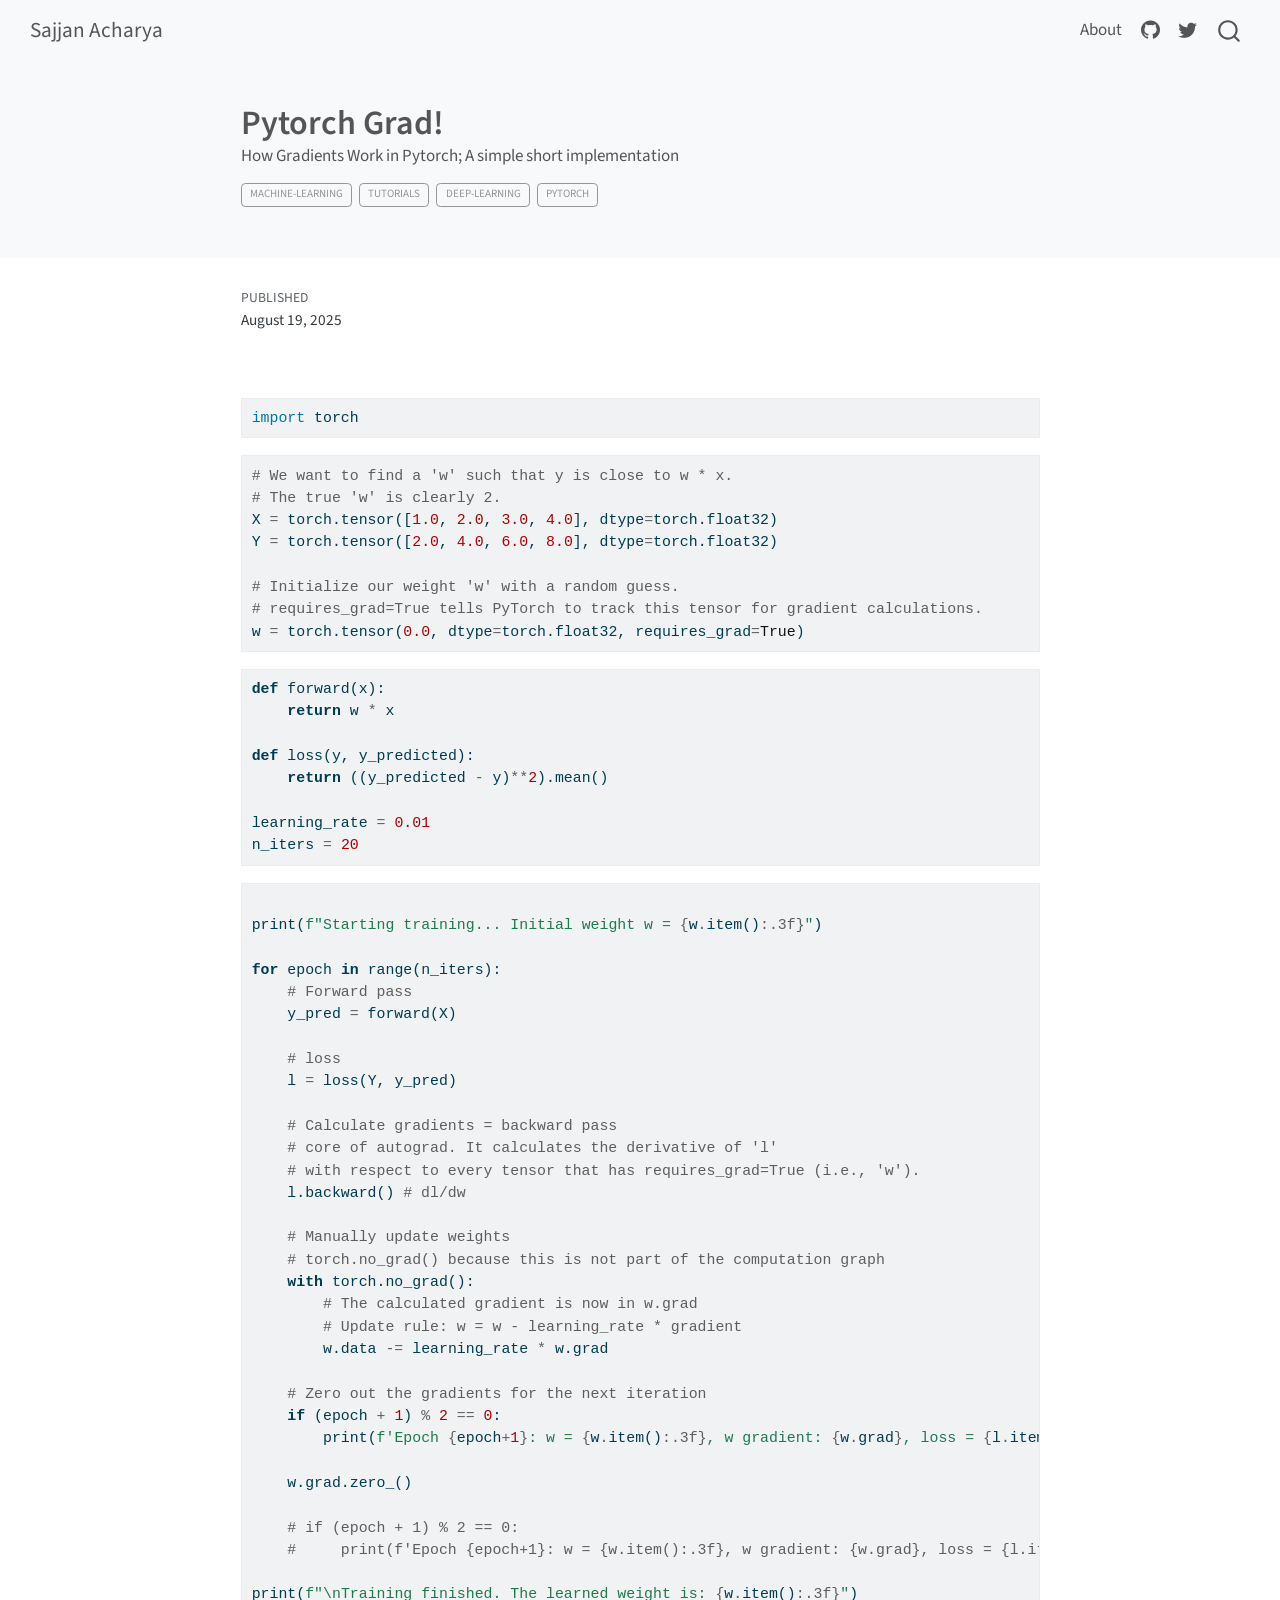
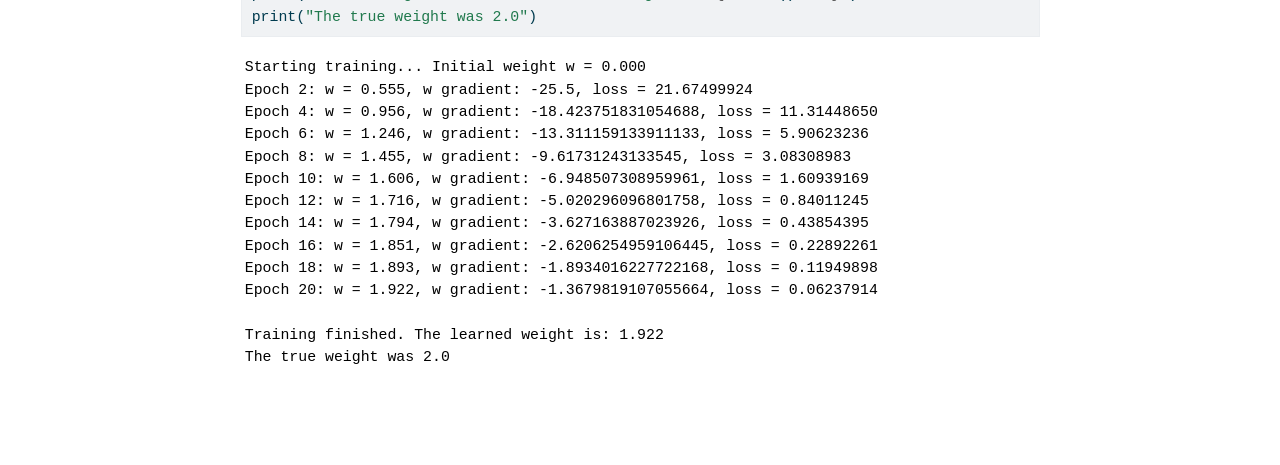
<file: posts/notebook_4.html>
<!DOCTYPE html>
<html xmlns="http://www.w3.org/1999/xhtml" lang="en" xml:lang="en"><head>

<meta charset="utf-8">
<meta name="generator" content="quarto-1.7.33">

<meta name="viewport" content="width=device-width, initial-scale=1.0, user-scalable=yes">

<meta name="dcterms.date" content="2025-08-19">
<meta name="description" content="How Gradients Work in Pytorch; A simple short implementation">

<title>Pytorch Grad! – Sajjan Acharya</title>
<style>
code{white-space: pre-wrap;}
span.smallcaps{font-variant: small-caps;}
div.columns{display: flex; gap: min(4vw, 1.5em);}
div.column{flex: auto; overflow-x: auto;}
div.hanging-indent{margin-left: 1.5em; text-indent: -1.5em;}
ul.task-list{list-style: none;}
ul.task-list li input[type="checkbox"] {
  width: 0.8em;
  margin: 0 0.8em 0.2em -1em; /* quarto-specific, see https://github.com/quarto-dev/quarto-cli/issues/4556 */ 
  vertical-align: middle;
}
/* CSS for syntax highlighting */
html { -webkit-text-size-adjust: 100%; }
pre > code.sourceCode { white-space: pre; position: relative; }
pre > code.sourceCode > span { display: inline-block; line-height: 1.25; }
pre > code.sourceCode > span:empty { height: 1.2em; }
.sourceCode { overflow: visible; }
code.sourceCode > span { color: inherit; text-decoration: inherit; }
div.sourceCode { margin: 1em 0; }
pre.sourceCode { margin: 0; }
@media screen {
div.sourceCode { overflow: auto; }
}
@media print {
pre > code.sourceCode { white-space: pre-wrap; }
pre > code.sourceCode > span { text-indent: -5em; padding-left: 5em; }
}
pre.numberSource code
  { counter-reset: source-line 0; }
pre.numberSource code > span
  { position: relative; left: -4em; counter-increment: source-line; }
pre.numberSource code > span > a:first-child::before
  { content: counter(source-line);
    position: relative; left: -1em; text-align: right; vertical-align: baseline;
    border: none; display: inline-block;
    -webkit-touch-callout: none; -webkit-user-select: none;
    -khtml-user-select: none; -moz-user-select: none;
    -ms-user-select: none; user-select: none;
    padding: 0 4px; width: 4em;
  }
pre.numberSource { margin-left: 3em;  padding-left: 4px; }
div.sourceCode
  {   }
@media screen {
pre > code.sourceCode > span > a:first-child::before { text-decoration: underline; }
}
</style>


<script src="../site_libs/quarto-nav/quarto-nav.js"></script>
<script src="../site_libs/quarto-nav/headroom.min.js"></script>
<script src="../site_libs/clipboard/clipboard.min.js"></script>
<script src="../site_libs/quarto-search/autocomplete.umd.js"></script>
<script src="../site_libs/quarto-search/fuse.min.js"></script>
<script src="../site_libs/quarto-search/quarto-search.js"></script>
<meta name="quarto:offset" content="../">
<script src="../site_libs/quarto-html/quarto.js" type="module"></script>
<script src="../site_libs/quarto-html/tabsets/tabsets.js" type="module"></script>
<script src="../site_libs/quarto-html/popper.min.js"></script>
<script src="../site_libs/quarto-html/tippy.umd.min.js"></script>
<script src="../site_libs/quarto-html/anchor.min.js"></script>
<link href="../site_libs/quarto-html/tippy.css" rel="stylesheet">
<link href="../site_libs/quarto-html/quarto-syntax-highlighting-ea385d0e468b0dd5ea5bf0780b1290d9.css" rel="stylesheet" id="quarto-text-highlighting-styles">
<script src="../site_libs/bootstrap/bootstrap.min.js"></script>
<link href="../site_libs/bootstrap/bootstrap-icons.css" rel="stylesheet">
<link href="../site_libs/bootstrap/bootstrap-7a17a5f2d4bdf41abb1ce1fa85af1fcd.min.css" rel="stylesheet" append-hash="true" id="quarto-bootstrap" data-mode="light">
<script id="quarto-search-options" type="application/json">{
  "location": "navbar",
  "copy-button": false,
  "collapse-after": 3,
  "panel-placement": "end",
  "type": "overlay",
  "limit": 50,
  "keyboard-shortcut": [
    "f",
    "/",
    "s"
  ],
  "show-item-context": false,
  "language": {
    "search-no-results-text": "No results",
    "search-matching-documents-text": "matching documents",
    "search-copy-link-title": "Copy link to search",
    "search-hide-matches-text": "Hide additional matches",
    "search-more-match-text": "more match in this document",
    "search-more-matches-text": "more matches in this document",
    "search-clear-button-title": "Clear",
    "search-text-placeholder": "",
    "search-detached-cancel-button-title": "Cancel",
    "search-submit-button-title": "Submit",
    "search-label": "Search"
  }
}</script>


<link rel="stylesheet" href="../styles.css">
</head>

<body class="nav-fixed fullcontent quarto-light">

<div id="quarto-search-results"></div>
  <header id="quarto-header" class="headroom fixed-top quarto-banner">
    <nav class="navbar navbar-expand-lg " data-bs-theme="dark">
      <div class="navbar-container container-fluid">
      <div class="navbar-brand-container mx-auto">
    <a class="navbar-brand" href="../index.html">
    <span class="navbar-title">Sajjan Acharya</span>
    </a>
  </div>
            <div id="quarto-search" class="" title="Search"></div>
          <button class="navbar-toggler" type="button" data-bs-toggle="collapse" data-bs-target="#navbarCollapse" aria-controls="navbarCollapse" role="menu" aria-expanded="false" aria-label="Toggle navigation" onclick="if (window.quartoToggleHeadroom) { window.quartoToggleHeadroom(); }">
  <span class="navbar-toggler-icon"></span>
</button>
          <div class="collapse navbar-collapse" id="navbarCollapse">
            <ul class="navbar-nav navbar-nav-scroll ms-auto">
  <li class="nav-item">
    <a class="nav-link" href="../about.html"> 
<span class="menu-text">About</span></a>
  </li>  
  <li class="nav-item compact">
    <a class="nav-link" href="https://github.com/"> <i class="bi bi-github" role="img">
</i> 
<span class="menu-text"></span></a>
  </li>  
  <li class="nav-item compact">
    <a class="nav-link" href="https://twitter.com"> <i class="bi bi-twitter" role="img">
</i> 
<span class="menu-text"></span></a>
  </li>  
</ul>
          </div> <!-- /navcollapse -->
            <div class="quarto-navbar-tools">
</div>
      </div> <!-- /container-fluid -->
    </nav>
</header>
<!-- content -->
<header id="title-block-header" class="quarto-title-block default page-columns page-full">
  <div class="quarto-title-banner page-columns page-full">
    <div class="quarto-title column-body">
      <h1 class="title">Pytorch Grad!</h1>
                  <div>
        <div class="description">
          How Gradients Work in Pytorch; A simple short implementation
        </div>
      </div>
                          <div class="quarto-categories">
                <div class="quarto-category">machine-learning</div>
                <div class="quarto-category">tutorials</div>
                <div class="quarto-category">deep-learning</div>
                <div class="quarto-category">pytorch</div>
              </div>
                  </div>
  </div>
    
  
  <div class="quarto-title-meta">

      
      <div>
      <div class="quarto-title-meta-heading">Published</div>
      <div class="quarto-title-meta-contents">
        <p class="date">August 19, 2025</p>
      </div>
    </div>
    
      
    </div>
    
  
  </header><div id="quarto-content" class="quarto-container page-columns page-rows-contents page-layout-article page-navbar">
<!-- sidebar -->
<!-- margin-sidebar -->
    
<!-- main -->
<main class="content quarto-banner-title-block" id="quarto-document-content">





<div id="7537cfc5-3a24-4d42-86a1-345bd1564e1b" class="cell" data-execution_count="6">
<div class="sourceCode cell-code" id="cb1"><pre class="sourceCode python code-with-copy"><code class="sourceCode python"><span id="cb1-1"><a href="#cb1-1" aria-hidden="true" tabindex="-1"></a><span class="im">import</span> torch</span></code><button title="Copy to Clipboard" class="code-copy-button"><i class="bi"></i></button></pre></div>
</div>
<div id="224df8e3-aa51-44ac-91cd-a481d329547b" class="cell" data-execution_count="7">
<div class="sourceCode cell-code" id="cb2"><pre class="sourceCode python code-with-copy"><code class="sourceCode python"><span id="cb2-1"><a href="#cb2-1" aria-hidden="true" tabindex="-1"></a><span class="co"># We want to find a 'w' such that y is close to w * x.</span></span>
<span id="cb2-2"><a href="#cb2-2" aria-hidden="true" tabindex="-1"></a><span class="co"># The true 'w' is clearly 2.</span></span>
<span id="cb2-3"><a href="#cb2-3" aria-hidden="true" tabindex="-1"></a>X <span class="op">=</span> torch.tensor([<span class="fl">1.0</span>, <span class="fl">2.0</span>, <span class="fl">3.0</span>, <span class="fl">4.0</span>], dtype<span class="op">=</span>torch.float32)</span>
<span id="cb2-4"><a href="#cb2-4" aria-hidden="true" tabindex="-1"></a>Y <span class="op">=</span> torch.tensor([<span class="fl">2.0</span>, <span class="fl">4.0</span>, <span class="fl">6.0</span>, <span class="fl">8.0</span>], dtype<span class="op">=</span>torch.float32)</span>
<span id="cb2-5"><a href="#cb2-5" aria-hidden="true" tabindex="-1"></a></span>
<span id="cb2-6"><a href="#cb2-6" aria-hidden="true" tabindex="-1"></a><span class="co"># Initialize our weight 'w' with a random guess.</span></span>
<span id="cb2-7"><a href="#cb2-7" aria-hidden="true" tabindex="-1"></a><span class="co"># requires_grad=True tells PyTorch to track this tensor for gradient calculations.</span></span>
<span id="cb2-8"><a href="#cb2-8" aria-hidden="true" tabindex="-1"></a>w <span class="op">=</span> torch.tensor(<span class="fl">0.0</span>, dtype<span class="op">=</span>torch.float32, requires_grad<span class="op">=</span><span class="va">True</span>)</span></code><button title="Copy to Clipboard" class="code-copy-button"><i class="bi"></i></button></pre></div>
</div>
<div id="39896311-1ccb-47eb-9fa5-5a8524a2c5a8" class="cell" data-execution_count="8">
<div class="sourceCode cell-code" id="cb3"><pre class="sourceCode python code-with-copy"><code class="sourceCode python"><span id="cb3-1"><a href="#cb3-1" aria-hidden="true" tabindex="-1"></a><span class="kw">def</span> forward(x):</span>
<span id="cb3-2"><a href="#cb3-2" aria-hidden="true" tabindex="-1"></a>    <span class="cf">return</span> w <span class="op">*</span> x</span>
<span id="cb3-3"><a href="#cb3-3" aria-hidden="true" tabindex="-1"></a></span>
<span id="cb3-4"><a href="#cb3-4" aria-hidden="true" tabindex="-1"></a><span class="kw">def</span> loss(y, y_predicted):</span>
<span id="cb3-5"><a href="#cb3-5" aria-hidden="true" tabindex="-1"></a>    <span class="cf">return</span> ((y_predicted <span class="op">-</span> y)<span class="op">**</span><span class="dv">2</span>).mean()</span>
<span id="cb3-6"><a href="#cb3-6" aria-hidden="true" tabindex="-1"></a></span>
<span id="cb3-7"><a href="#cb3-7" aria-hidden="true" tabindex="-1"></a>learning_rate <span class="op">=</span> <span class="fl">0.01</span></span>
<span id="cb3-8"><a href="#cb3-8" aria-hidden="true" tabindex="-1"></a>n_iters <span class="op">=</span> <span class="dv">20</span></span></code><button title="Copy to Clipboard" class="code-copy-button"><i class="bi"></i></button></pre></div>
</div>
<div id="135993d8-184e-4356-b1ba-ce2682140864" class="cell" data-execution_count="9">
<div class="sourceCode cell-code" id="cb4"><pre class="sourceCode python code-with-copy"><code class="sourceCode python"><span id="cb4-1"><a href="#cb4-1" aria-hidden="true" tabindex="-1"></a></span>
<span id="cb4-2"><a href="#cb4-2" aria-hidden="true" tabindex="-1"></a><span class="bu">print</span>(<span class="ss">f"Starting training... Initial weight w = </span><span class="sc">{</span>w<span class="sc">.</span>item()<span class="sc">:.3f}</span><span class="ss">"</span>)</span>
<span id="cb4-3"><a href="#cb4-3" aria-hidden="true" tabindex="-1"></a></span>
<span id="cb4-4"><a href="#cb4-4" aria-hidden="true" tabindex="-1"></a><span class="cf">for</span> epoch <span class="kw">in</span> <span class="bu">range</span>(n_iters):</span>
<span id="cb4-5"><a href="#cb4-5" aria-hidden="true" tabindex="-1"></a>    <span class="co"># Forward pass</span></span>
<span id="cb4-6"><a href="#cb4-6" aria-hidden="true" tabindex="-1"></a>    y_pred <span class="op">=</span> forward(X)</span>
<span id="cb4-7"><a href="#cb4-7" aria-hidden="true" tabindex="-1"></a></span>
<span id="cb4-8"><a href="#cb4-8" aria-hidden="true" tabindex="-1"></a>    <span class="co"># loss</span></span>
<span id="cb4-9"><a href="#cb4-9" aria-hidden="true" tabindex="-1"></a>    l <span class="op">=</span> loss(Y, y_pred)</span>
<span id="cb4-10"><a href="#cb4-10" aria-hidden="true" tabindex="-1"></a></span>
<span id="cb4-11"><a href="#cb4-11" aria-hidden="true" tabindex="-1"></a>    <span class="co"># Calculate gradients = backward pass</span></span>
<span id="cb4-12"><a href="#cb4-12" aria-hidden="true" tabindex="-1"></a>    <span class="co"># core of autograd. It calculates the derivative of 'l'</span></span>
<span id="cb4-13"><a href="#cb4-13" aria-hidden="true" tabindex="-1"></a>    <span class="co"># with respect to every tensor that has requires_grad=True (i.e., 'w').</span></span>
<span id="cb4-14"><a href="#cb4-14" aria-hidden="true" tabindex="-1"></a>    l.backward() <span class="co"># dl/dw</span></span>
<span id="cb4-15"><a href="#cb4-15" aria-hidden="true" tabindex="-1"></a></span>
<span id="cb4-16"><a href="#cb4-16" aria-hidden="true" tabindex="-1"></a>    <span class="co"># Manually update weights</span></span>
<span id="cb4-17"><a href="#cb4-17" aria-hidden="true" tabindex="-1"></a>    <span class="co"># torch.no_grad() because this is not part of the computation graph</span></span>
<span id="cb4-18"><a href="#cb4-18" aria-hidden="true" tabindex="-1"></a>    <span class="cf">with</span> torch.no_grad():</span>
<span id="cb4-19"><a href="#cb4-19" aria-hidden="true" tabindex="-1"></a>        <span class="co"># The calculated gradient is now in w.grad</span></span>
<span id="cb4-20"><a href="#cb4-20" aria-hidden="true" tabindex="-1"></a>        <span class="co"># Update rule: w = w - learning_rate * gradient</span></span>
<span id="cb4-21"><a href="#cb4-21" aria-hidden="true" tabindex="-1"></a>        w.data <span class="op">-=</span> learning_rate <span class="op">*</span> w.grad</span>
<span id="cb4-22"><a href="#cb4-22" aria-hidden="true" tabindex="-1"></a></span>
<span id="cb4-23"><a href="#cb4-23" aria-hidden="true" tabindex="-1"></a>    <span class="co"># Zero out the gradients for the next iteration</span></span>
<span id="cb4-24"><a href="#cb4-24" aria-hidden="true" tabindex="-1"></a>    <span class="cf">if</span> (epoch <span class="op">+</span> <span class="dv">1</span>) <span class="op">%</span> <span class="dv">2</span> <span class="op">==</span> <span class="dv">0</span>:</span>
<span id="cb4-25"><a href="#cb4-25" aria-hidden="true" tabindex="-1"></a>        <span class="bu">print</span>(<span class="ss">f'Epoch </span><span class="sc">{</span>epoch<span class="op">+</span><span class="dv">1</span><span class="sc">}</span><span class="ss">: w = </span><span class="sc">{</span>w<span class="sc">.</span>item()<span class="sc">:.3f}</span><span class="ss">, w gradient: </span><span class="sc">{</span>w<span class="sc">.</span>grad<span class="sc">}</span><span class="ss">, loss = </span><span class="sc">{</span>l<span class="sc">.</span>item()<span class="sc">:.8f}</span><span class="ss">'</span>)</span>
<span id="cb4-26"><a href="#cb4-26" aria-hidden="true" tabindex="-1"></a></span>
<span id="cb4-27"><a href="#cb4-27" aria-hidden="true" tabindex="-1"></a>    w.grad.zero_()</span>
<span id="cb4-28"><a href="#cb4-28" aria-hidden="true" tabindex="-1"></a></span>
<span id="cb4-29"><a href="#cb4-29" aria-hidden="true" tabindex="-1"></a>    <span class="co"># if (epoch + 1) % 2 == 0:</span></span>
<span id="cb4-30"><a href="#cb4-30" aria-hidden="true" tabindex="-1"></a>    <span class="co">#     print(f'Epoch {epoch+1}: w = {w.item():.3f}, w gradient: {w.grad}, loss = {l.item():.8f}')</span></span>
<span id="cb4-31"><a href="#cb4-31" aria-hidden="true" tabindex="-1"></a></span>
<span id="cb4-32"><a href="#cb4-32" aria-hidden="true" tabindex="-1"></a><span class="bu">print</span>(<span class="ss">f"</span><span class="ch">\n</span><span class="ss">Training finished. The learned weight is: </span><span class="sc">{</span>w<span class="sc">.</span>item()<span class="sc">:.3f}</span><span class="ss">"</span>)</span>
<span id="cb4-33"><a href="#cb4-33" aria-hidden="true" tabindex="-1"></a><span class="bu">print</span>(<span class="st">"The true weight was 2.0"</span>)</span></code><button title="Copy to Clipboard" class="code-copy-button"><i class="bi"></i></button></pre></div>
<div class="cell-output cell-output-stdout">
<pre><code>Starting training... Initial weight w = 0.000
Epoch 2: w = 0.555, w gradient: -25.5, loss = 21.67499924
Epoch 4: w = 0.956, w gradient: -18.423751831054688, loss = 11.31448650
Epoch 6: w = 1.246, w gradient: -13.311159133911133, loss = 5.90623236
Epoch 8: w = 1.455, w gradient: -9.61731243133545, loss = 3.08308983
Epoch 10: w = 1.606, w gradient: -6.948507308959961, loss = 1.60939169
Epoch 12: w = 1.716, w gradient: -5.020296096801758, loss = 0.84011245
Epoch 14: w = 1.794, w gradient: -3.627163887023926, loss = 0.43854395
Epoch 16: w = 1.851, w gradient: -2.6206254959106445, loss = 0.22892261
Epoch 18: w = 1.893, w gradient: -1.8934016227722168, loss = 0.11949898
Epoch 20: w = 1.922, w gradient: -1.3679819107055664, loss = 0.06237914

Training finished. The learned weight is: 1.922
The true weight was 2.0</code></pre>
</div>
</div>



</main> <!-- /main -->
<script id="quarto-html-after-body" type="application/javascript">
  window.document.addEventListener("DOMContentLoaded", function (event) {
    const icon = "";
    const anchorJS = new window.AnchorJS();
    anchorJS.options = {
      placement: 'right',
      icon: icon
    };
    anchorJS.add('.anchored');
    const isCodeAnnotation = (el) => {
      for (const clz of el.classList) {
        if (clz.startsWith('code-annotation-')) {                     
          return true;
        }
      }
      return false;
    }
    const onCopySuccess = function(e) {
      // button target
      const button = e.trigger;
      // don't keep focus
      button.blur();
      // flash "checked"
      button.classList.add('code-copy-button-checked');
      var currentTitle = button.getAttribute("title");
      button.setAttribute("title", "Copied!");
      let tooltip;
      if (window.bootstrap) {
        button.setAttribute("data-bs-toggle", "tooltip");
        button.setAttribute("data-bs-placement", "left");
        button.setAttribute("data-bs-title", "Copied!");
        tooltip = new bootstrap.Tooltip(button, 
          { trigger: "manual", 
            customClass: "code-copy-button-tooltip",
            offset: [0, -8]});
        tooltip.show();    
      }
      setTimeout(function() {
        if (tooltip) {
          tooltip.hide();
          button.removeAttribute("data-bs-title");
          button.removeAttribute("data-bs-toggle");
          button.removeAttribute("data-bs-placement");
        }
        button.setAttribute("title", currentTitle);
        button.classList.remove('code-copy-button-checked');
      }, 1000);
      // clear code selection
      e.clearSelection();
    }
    const getTextToCopy = function(trigger) {
        const codeEl = trigger.previousElementSibling.cloneNode(true);
        for (const childEl of codeEl.children) {
          if (isCodeAnnotation(childEl)) {
            childEl.remove();
          }
        }
        return codeEl.innerText;
    }
    const clipboard = new window.ClipboardJS('.code-copy-button:not([data-in-quarto-modal])', {
      text: getTextToCopy
    });
    clipboard.on('success', onCopySuccess);
    if (window.document.getElementById('quarto-embedded-source-code-modal')) {
      const clipboardModal = new window.ClipboardJS('.code-copy-button[data-in-quarto-modal]', {
        text: getTextToCopy,
        container: window.document.getElementById('quarto-embedded-source-code-modal')
      });
      clipboardModal.on('success', onCopySuccess);
    }
      var localhostRegex = new RegExp(/^(?:http|https):\/\/localhost\:?[0-9]*\//);
      var mailtoRegex = new RegExp(/^mailto:/);
        var filterRegex = new RegExp('/' + window.location.host + '/');
      var isInternal = (href) => {
          return filterRegex.test(href) || localhostRegex.test(href) || mailtoRegex.test(href);
      }
      // Inspect non-navigation links and adorn them if external
     var links = window.document.querySelectorAll('a[href]:not(.nav-link):not(.navbar-brand):not(.toc-action):not(.sidebar-link):not(.sidebar-item-toggle):not(.pagination-link):not(.no-external):not([aria-hidden]):not(.dropdown-item):not(.quarto-navigation-tool):not(.about-link)');
      for (var i=0; i<links.length; i++) {
        const link = links[i];
        if (!isInternal(link.href)) {
          // undo the damage that might have been done by quarto-nav.js in the case of
          // links that we want to consider external
          if (link.dataset.originalHref !== undefined) {
            link.href = link.dataset.originalHref;
          }
        }
      }
    function tippyHover(el, contentFn, onTriggerFn, onUntriggerFn) {
      const config = {
        allowHTML: true,
        maxWidth: 500,
        delay: 100,
        arrow: false,
        appendTo: function(el) {
            return el.parentElement;
        },
        interactive: true,
        interactiveBorder: 10,
        theme: 'quarto',
        placement: 'bottom-start',
      };
      if (contentFn) {
        config.content = contentFn;
      }
      if (onTriggerFn) {
        config.onTrigger = onTriggerFn;
      }
      if (onUntriggerFn) {
        config.onUntrigger = onUntriggerFn;
      }
      window.tippy(el, config); 
    }
    const noterefs = window.document.querySelectorAll('a[role="doc-noteref"]');
    for (var i=0; i<noterefs.length; i++) {
      const ref = noterefs[i];
      tippyHover(ref, function() {
        // use id or data attribute instead here
        let href = ref.getAttribute('data-footnote-href') || ref.getAttribute('href');
        try { href = new URL(href).hash; } catch {}
        const id = href.replace(/^#\/?/, "");
        const note = window.document.getElementById(id);
        if (note) {
          return note.innerHTML;
        } else {
          return "";
        }
      });
    }
    const xrefs = window.document.querySelectorAll('a.quarto-xref');
    const processXRef = (id, note) => {
      // Strip column container classes
      const stripColumnClz = (el) => {
        el.classList.remove("page-full", "page-columns");
        if (el.children) {
          for (const child of el.children) {
            stripColumnClz(child);
          }
        }
      }
      stripColumnClz(note)
      if (id === null || id.startsWith('sec-')) {
        // Special case sections, only their first couple elements
        const container = document.createElement("div");
        if (note.children && note.children.length > 2) {
          container.appendChild(note.children[0].cloneNode(true));
          for (let i = 1; i < note.children.length; i++) {
            const child = note.children[i];
            if (child.tagName === "P" && child.innerText === "") {
              continue;
            } else {
              container.appendChild(child.cloneNode(true));
              break;
            }
          }
          if (window.Quarto?.typesetMath) {
            window.Quarto.typesetMath(container);
          }
          return container.innerHTML
        } else {
          if (window.Quarto?.typesetMath) {
            window.Quarto.typesetMath(note);
          }
          return note.innerHTML;
        }
      } else {
        // Remove any anchor links if they are present
        const anchorLink = note.querySelector('a.anchorjs-link');
        if (anchorLink) {
          anchorLink.remove();
        }
        if (window.Quarto?.typesetMath) {
          window.Quarto.typesetMath(note);
        }
        if (note.classList.contains("callout")) {
          return note.outerHTML;
        } else {
          return note.innerHTML;
        }
      }
    }
    for (var i=0; i<xrefs.length; i++) {
      const xref = xrefs[i];
      tippyHover(xref, undefined, function(instance) {
        instance.disable();
        let url = xref.getAttribute('href');
        let hash = undefined; 
        if (url.startsWith('#')) {
          hash = url;
        } else {
          try { hash = new URL(url).hash; } catch {}
        }
        if (hash) {
          const id = hash.replace(/^#\/?/, "");
          const note = window.document.getElementById(id);
          if (note !== null) {
            try {
              const html = processXRef(id, note.cloneNode(true));
              instance.setContent(html);
            } finally {
              instance.enable();
              instance.show();
            }
          } else {
            // See if we can fetch this
            fetch(url.split('#')[0])
            .then(res => res.text())
            .then(html => {
              const parser = new DOMParser();
              const htmlDoc = parser.parseFromString(html, "text/html");
              const note = htmlDoc.getElementById(id);
              if (note !== null) {
                const html = processXRef(id, note);
                instance.setContent(html);
              } 
            }).finally(() => {
              instance.enable();
              instance.show();
            });
          }
        } else {
          // See if we can fetch a full url (with no hash to target)
          // This is a special case and we should probably do some content thinning / targeting
          fetch(url)
          .then(res => res.text())
          .then(html => {
            const parser = new DOMParser();
            const htmlDoc = parser.parseFromString(html, "text/html");
            const note = htmlDoc.querySelector('main.content');
            if (note !== null) {
              // This should only happen for chapter cross references
              // (since there is no id in the URL)
              // remove the first header
              if (note.children.length > 0 && note.children[0].tagName === "HEADER") {
                note.children[0].remove();
              }
              const html = processXRef(null, note);
              instance.setContent(html);
            } 
          }).finally(() => {
            instance.enable();
            instance.show();
          });
        }
      }, function(instance) {
      });
    }
        let selectedAnnoteEl;
        const selectorForAnnotation = ( cell, annotation) => {
          let cellAttr = 'data-code-cell="' + cell + '"';
          let lineAttr = 'data-code-annotation="' +  annotation + '"';
          const selector = 'span[' + cellAttr + '][' + lineAttr + ']';
          return selector;
        }
        const selectCodeLines = (annoteEl) => {
          const doc = window.document;
          const targetCell = annoteEl.getAttribute("data-target-cell");
          const targetAnnotation = annoteEl.getAttribute("data-target-annotation");
          const annoteSpan = window.document.querySelector(selectorForAnnotation(targetCell, targetAnnotation));
          const lines = annoteSpan.getAttribute("data-code-lines").split(",");
          const lineIds = lines.map((line) => {
            return targetCell + "-" + line;
          })
          let top = null;
          let height = null;
          let parent = null;
          if (lineIds.length > 0) {
              //compute the position of the single el (top and bottom and make a div)
              const el = window.document.getElementById(lineIds[0]);
              top = el.offsetTop;
              height = el.offsetHeight;
              parent = el.parentElement.parentElement;
            if (lineIds.length > 1) {
              const lastEl = window.document.getElementById(lineIds[lineIds.length - 1]);
              const bottom = lastEl.offsetTop + lastEl.offsetHeight;
              height = bottom - top;
            }
            if (top !== null && height !== null && parent !== null) {
              // cook up a div (if necessary) and position it 
              let div = window.document.getElementById("code-annotation-line-highlight");
              if (div === null) {
                div = window.document.createElement("div");
                div.setAttribute("id", "code-annotation-line-highlight");
                div.style.position = 'absolute';
                parent.appendChild(div);
              }
              div.style.top = top - 2 + "px";
              div.style.height = height + 4 + "px";
              div.style.left = 0;
              let gutterDiv = window.document.getElementById("code-annotation-line-highlight-gutter");
              if (gutterDiv === null) {
                gutterDiv = window.document.createElement("div");
                gutterDiv.setAttribute("id", "code-annotation-line-highlight-gutter");
                gutterDiv.style.position = 'absolute';
                const codeCell = window.document.getElementById(targetCell);
                const gutter = codeCell.querySelector('.code-annotation-gutter');
                gutter.appendChild(gutterDiv);
              }
              gutterDiv.style.top = top - 2 + "px";
              gutterDiv.style.height = height + 4 + "px";
            }
            selectedAnnoteEl = annoteEl;
          }
        };
        const unselectCodeLines = () => {
          const elementsIds = ["code-annotation-line-highlight", "code-annotation-line-highlight-gutter"];
          elementsIds.forEach((elId) => {
            const div = window.document.getElementById(elId);
            if (div) {
              div.remove();
            }
          });
          selectedAnnoteEl = undefined;
        };
          // Handle positioning of the toggle
      window.addEventListener(
        "resize",
        throttle(() => {
          elRect = undefined;
          if (selectedAnnoteEl) {
            selectCodeLines(selectedAnnoteEl);
          }
        }, 10)
      );
      function throttle(fn, ms) {
      let throttle = false;
      let timer;
        return (...args) => {
          if(!throttle) { // first call gets through
              fn.apply(this, args);
              throttle = true;
          } else { // all the others get throttled
              if(timer) clearTimeout(timer); // cancel #2
              timer = setTimeout(() => {
                fn.apply(this, args);
                timer = throttle = false;
              }, ms);
          }
        };
      }
        // Attach click handler to the DT
        const annoteDls = window.document.querySelectorAll('dt[data-target-cell]');
        for (const annoteDlNode of annoteDls) {
          annoteDlNode.addEventListener('click', (event) => {
            const clickedEl = event.target;
            if (clickedEl !== selectedAnnoteEl) {
              unselectCodeLines();
              const activeEl = window.document.querySelector('dt[data-target-cell].code-annotation-active');
              if (activeEl) {
                activeEl.classList.remove('code-annotation-active');
              }
              selectCodeLines(clickedEl);
              clickedEl.classList.add('code-annotation-active');
            } else {
              // Unselect the line
              unselectCodeLines();
              clickedEl.classList.remove('code-annotation-active');
            }
          });
        }
    const findCites = (el) => {
      const parentEl = el.parentElement;
      if (parentEl) {
        const cites = parentEl.dataset.cites;
        if (cites) {
          return {
            el,
            cites: cites.split(' ')
          };
        } else {
          return findCites(el.parentElement)
        }
      } else {
        return undefined;
      }
    };
    var bibliorefs = window.document.querySelectorAll('a[role="doc-biblioref"]');
    for (var i=0; i<bibliorefs.length; i++) {
      const ref = bibliorefs[i];
      const citeInfo = findCites(ref);
      if (citeInfo) {
        tippyHover(citeInfo.el, function() {
          var popup = window.document.createElement('div');
          citeInfo.cites.forEach(function(cite) {
            var citeDiv = window.document.createElement('div');
            citeDiv.classList.add('hanging-indent');
            citeDiv.classList.add('csl-entry');
            var biblioDiv = window.document.getElementById('ref-' + cite);
            if (biblioDiv) {
              citeDiv.innerHTML = biblioDiv.innerHTML;
            }
            popup.appendChild(citeDiv);
          });
          return popup.innerHTML;
        });
      }
    }
  });
  </script>
</div> <!-- /content -->




</body></html>
</file>
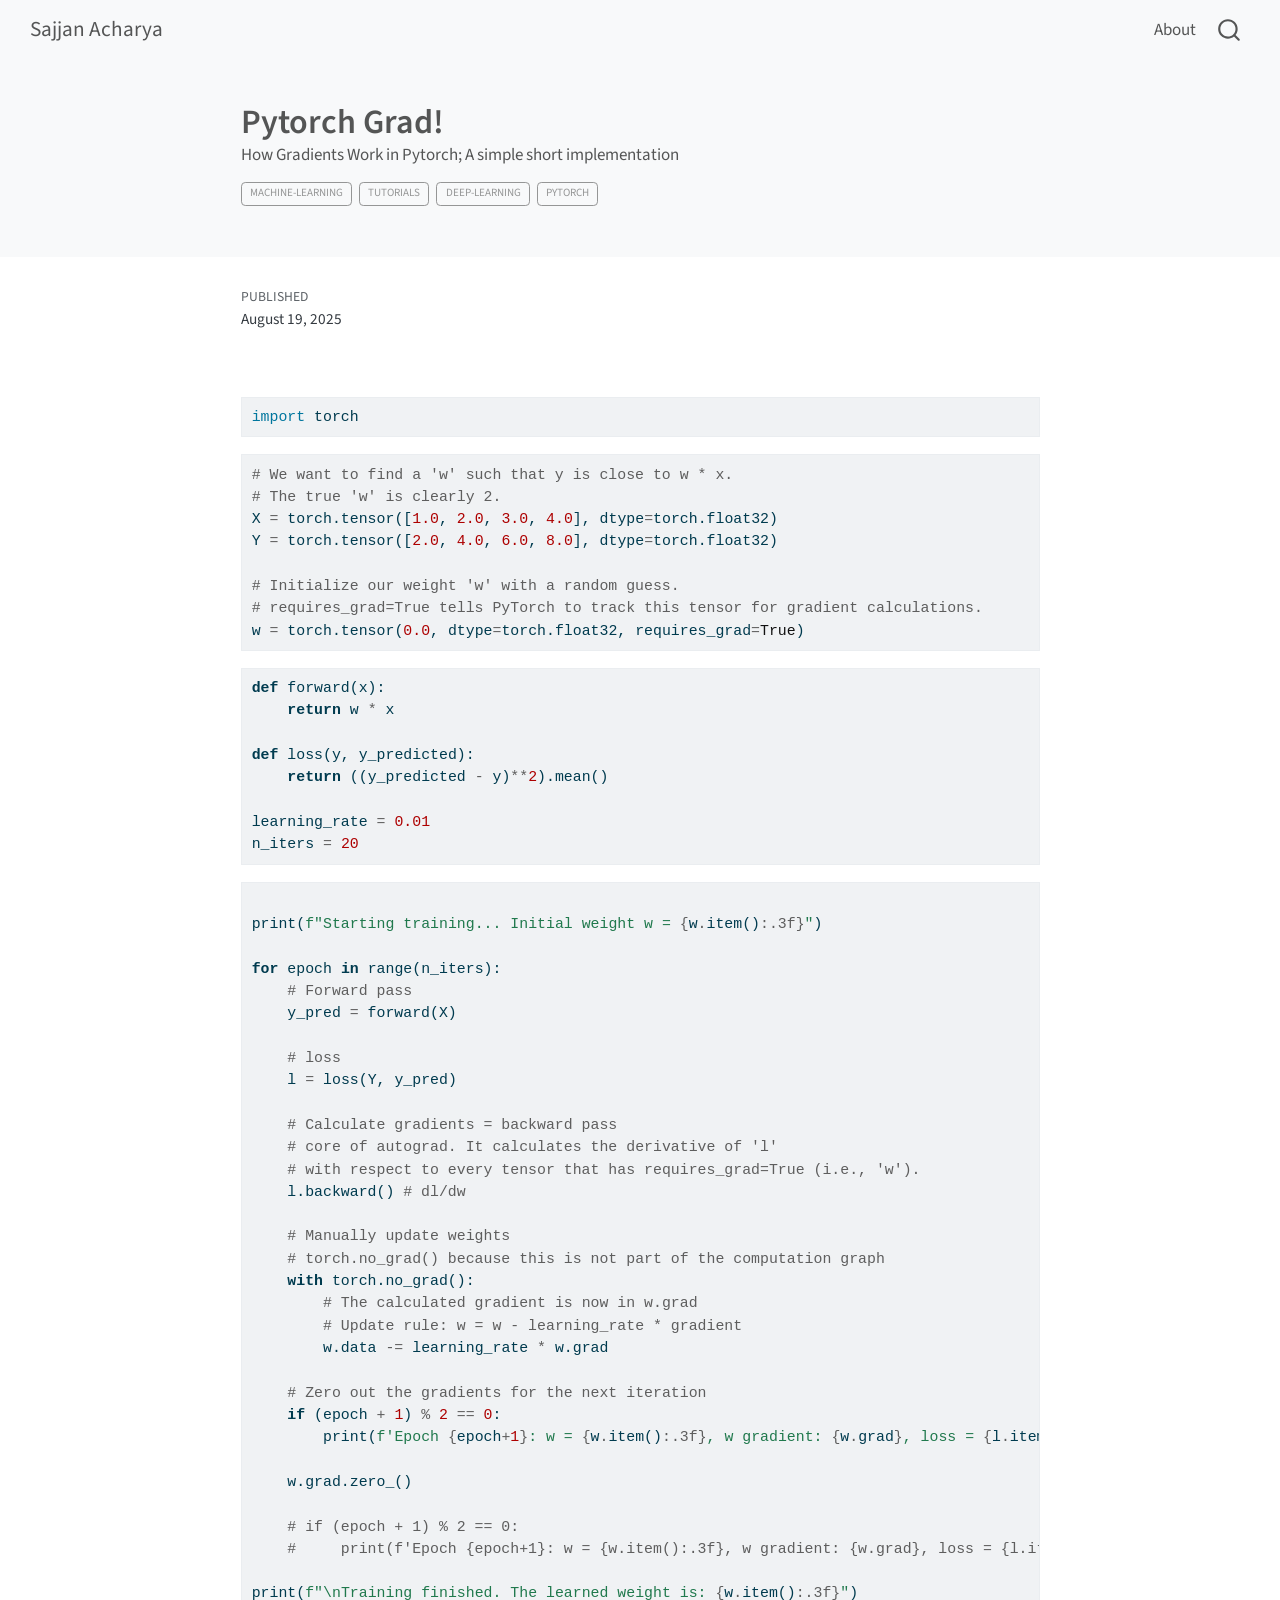
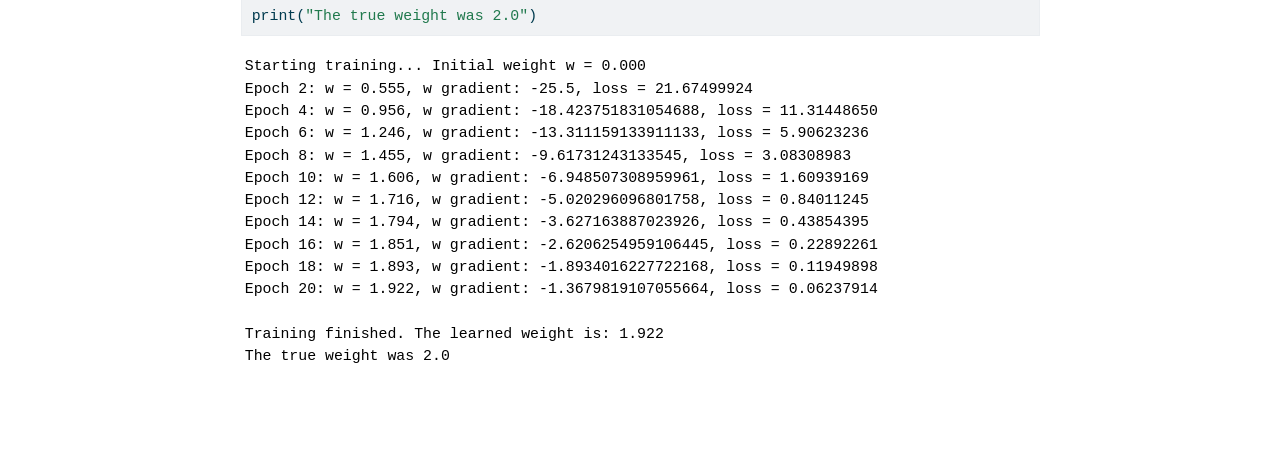
<file: posts/pytorch_gradients.html>
<!DOCTYPE html>
<html xmlns="http://www.w3.org/1999/xhtml" lang="en" xml:lang="en"><head>

<meta charset="utf-8">
<meta name="generator" content="quarto-1.7.33">

<meta name="viewport" content="width=device-width, initial-scale=1.0, user-scalable=yes">

<meta name="dcterms.date" content="2025-08-19">
<meta name="description" content="How Gradients Work in Pytorch; A simple short implementation">

<title>Pytorch Grad! – Sajjan Acharya</title>
<style>
code{white-space: pre-wrap;}
span.smallcaps{font-variant: small-caps;}
div.columns{display: flex; gap: min(4vw, 1.5em);}
div.column{flex: auto; overflow-x: auto;}
div.hanging-indent{margin-left: 1.5em; text-indent: -1.5em;}
ul.task-list{list-style: none;}
ul.task-list li input[type="checkbox"] {
  width: 0.8em;
  margin: 0 0.8em 0.2em -1em; /* quarto-specific, see https://github.com/quarto-dev/quarto-cli/issues/4556 */ 
  vertical-align: middle;
}
/* CSS for syntax highlighting */
html { -webkit-text-size-adjust: 100%; }
pre > code.sourceCode { white-space: pre; position: relative; }
pre > code.sourceCode > span { display: inline-block; line-height: 1.25; }
pre > code.sourceCode > span:empty { height: 1.2em; }
.sourceCode { overflow: visible; }
code.sourceCode > span { color: inherit; text-decoration: inherit; }
div.sourceCode { margin: 1em 0; }
pre.sourceCode { margin: 0; }
@media screen {
div.sourceCode { overflow: auto; }
}
@media print {
pre > code.sourceCode { white-space: pre-wrap; }
pre > code.sourceCode > span { text-indent: -5em; padding-left: 5em; }
}
pre.numberSource code
  { counter-reset: source-line 0; }
pre.numberSource code > span
  { position: relative; left: -4em; counter-increment: source-line; }
pre.numberSource code > span > a:first-child::before
  { content: counter(source-line);
    position: relative; left: -1em; text-align: right; vertical-align: baseline;
    border: none; display: inline-block;
    -webkit-touch-callout: none; -webkit-user-select: none;
    -khtml-user-select: none; -moz-user-select: none;
    -ms-user-select: none; user-select: none;
    padding: 0 4px; width: 4em;
  }
pre.numberSource { margin-left: 3em;  padding-left: 4px; }
div.sourceCode
  {   }
@media screen {
pre > code.sourceCode > span > a:first-child::before { text-decoration: underline; }
}
</style>


<script src="../site_libs/quarto-nav/quarto-nav.js"></script>
<script src="../site_libs/quarto-nav/headroom.min.js"></script>
<script src="../site_libs/clipboard/clipboard.min.js"></script>
<script src="../site_libs/quarto-search/autocomplete.umd.js"></script>
<script src="../site_libs/quarto-search/fuse.min.js"></script>
<script src="../site_libs/quarto-search/quarto-search.js"></script>
<meta name="quarto:offset" content="../">
<script src="../site_libs/quarto-html/quarto.js" type="module"></script>
<script src="../site_libs/quarto-html/tabsets/tabsets.js" type="module"></script>
<script src="../site_libs/quarto-html/popper.min.js"></script>
<script src="../site_libs/quarto-html/tippy.umd.min.js"></script>
<script src="../site_libs/quarto-html/anchor.min.js"></script>
<link href="../site_libs/quarto-html/tippy.css" rel="stylesheet">
<link href="../site_libs/quarto-html/quarto-syntax-highlighting-ea385d0e468b0dd5ea5bf0780b1290d9.css" rel="stylesheet" id="quarto-text-highlighting-styles">
<script src="../site_libs/bootstrap/bootstrap.min.js"></script>
<link href="../site_libs/bootstrap/bootstrap-icons.css" rel="stylesheet">
<link href="../site_libs/bootstrap/bootstrap-7a17a5f2d4bdf41abb1ce1fa85af1fcd.min.css" rel="stylesheet" append-hash="true" id="quarto-bootstrap" data-mode="light">
<script id="quarto-search-options" type="application/json">{
  "location": "navbar",
  "copy-button": false,
  "collapse-after": 3,
  "panel-placement": "end",
  "type": "overlay",
  "limit": 50,
  "keyboard-shortcut": [
    "f",
    "/",
    "s"
  ],
  "show-item-context": false,
  "language": {
    "search-no-results-text": "No results",
    "search-matching-documents-text": "matching documents",
    "search-copy-link-title": "Copy link to search",
    "search-hide-matches-text": "Hide additional matches",
    "search-more-match-text": "more match in this document",
    "search-more-matches-text": "more matches in this document",
    "search-clear-button-title": "Clear",
    "search-text-placeholder": "",
    "search-detached-cancel-button-title": "Cancel",
    "search-submit-button-title": "Submit",
    "search-label": "Search"
  }
}</script>


<link rel="stylesheet" href="../styles.css">
</head>

<body class="nav-fixed fullcontent quarto-light">

<div id="quarto-search-results"></div>
  <header id="quarto-header" class="headroom fixed-top quarto-banner">
    <nav class="navbar navbar-expand-lg " data-bs-theme="dark">
      <div class="navbar-container container-fluid">
      <div class="navbar-brand-container mx-auto">
    <a class="navbar-brand" href="../index.html">
    <span class="navbar-title">Sajjan Acharya</span>
    </a>
  </div>
            <div id="quarto-search" class="" title="Search"></div>
          <button class="navbar-toggler" type="button" data-bs-toggle="collapse" data-bs-target="#navbarCollapse" aria-controls="navbarCollapse" role="menu" aria-expanded="false" aria-label="Toggle navigation" onclick="if (window.quartoToggleHeadroom) { window.quartoToggleHeadroom(); }">
  <span class="navbar-toggler-icon"></span>
</button>
          <div class="collapse navbar-collapse" id="navbarCollapse">
            <ul class="navbar-nav navbar-nav-scroll ms-auto">
  <li class="nav-item">
    <a class="nav-link" href="../about.html"> 
<span class="menu-text">About</span></a>
  </li>  
</ul>
          </div> <!-- /navcollapse -->
            <div class="quarto-navbar-tools">
</div>
      </div> <!-- /container-fluid -->
    </nav>
</header>
<!-- content -->
<header id="title-block-header" class="quarto-title-block default page-columns page-full">
  <div class="quarto-title-banner page-columns page-full">
    <div class="quarto-title column-body">
      <h1 class="title">Pytorch Grad!</h1>
                  <div>
        <div class="description">
          How Gradients Work in Pytorch; A simple short implementation
        </div>
      </div>
                          <div class="quarto-categories">
                <div class="quarto-category">machine-learning</div>
                <div class="quarto-category">tutorials</div>
                <div class="quarto-category">deep-learning</div>
                <div class="quarto-category">pytorch</div>
              </div>
                  </div>
  </div>
    
  
  <div class="quarto-title-meta">

      
      <div>
      <div class="quarto-title-meta-heading">Published</div>
      <div class="quarto-title-meta-contents">
        <p class="date">August 19, 2025</p>
      </div>
    </div>
    
      
    </div>
    
  
  </header><div id="quarto-content" class="quarto-container page-columns page-rows-contents page-layout-article page-navbar">
<!-- sidebar -->
<!-- margin-sidebar -->
    
<!-- main -->
<main class="content quarto-banner-title-block" id="quarto-document-content">





<div id="7537cfc5-3a24-4d42-86a1-345bd1564e1b" class="cell" data-execution_count="6">
<div class="sourceCode cell-code" id="cb1"><pre class="sourceCode python code-with-copy"><code class="sourceCode python"><span id="cb1-1"><a href="#cb1-1" aria-hidden="true" tabindex="-1"></a><span class="im">import</span> torch</span></code><button title="Copy to Clipboard" class="code-copy-button"><i class="bi"></i></button></pre></div>
</div>
<div id="224df8e3-aa51-44ac-91cd-a481d329547b" class="cell" data-execution_count="7">
<div class="sourceCode cell-code" id="cb2"><pre class="sourceCode python code-with-copy"><code class="sourceCode python"><span id="cb2-1"><a href="#cb2-1" aria-hidden="true" tabindex="-1"></a><span class="co"># We want to find a 'w' such that y is close to w * x.</span></span>
<span id="cb2-2"><a href="#cb2-2" aria-hidden="true" tabindex="-1"></a><span class="co"># The true 'w' is clearly 2.</span></span>
<span id="cb2-3"><a href="#cb2-3" aria-hidden="true" tabindex="-1"></a>X <span class="op">=</span> torch.tensor([<span class="fl">1.0</span>, <span class="fl">2.0</span>, <span class="fl">3.0</span>, <span class="fl">4.0</span>], dtype<span class="op">=</span>torch.float32)</span>
<span id="cb2-4"><a href="#cb2-4" aria-hidden="true" tabindex="-1"></a>Y <span class="op">=</span> torch.tensor([<span class="fl">2.0</span>, <span class="fl">4.0</span>, <span class="fl">6.0</span>, <span class="fl">8.0</span>], dtype<span class="op">=</span>torch.float32)</span>
<span id="cb2-5"><a href="#cb2-5" aria-hidden="true" tabindex="-1"></a></span>
<span id="cb2-6"><a href="#cb2-6" aria-hidden="true" tabindex="-1"></a><span class="co"># Initialize our weight 'w' with a random guess.</span></span>
<span id="cb2-7"><a href="#cb2-7" aria-hidden="true" tabindex="-1"></a><span class="co"># requires_grad=True tells PyTorch to track this tensor for gradient calculations.</span></span>
<span id="cb2-8"><a href="#cb2-8" aria-hidden="true" tabindex="-1"></a>w <span class="op">=</span> torch.tensor(<span class="fl">0.0</span>, dtype<span class="op">=</span>torch.float32, requires_grad<span class="op">=</span><span class="va">True</span>)</span></code><button title="Copy to Clipboard" class="code-copy-button"><i class="bi"></i></button></pre></div>
</div>
<div id="39896311-1ccb-47eb-9fa5-5a8524a2c5a8" class="cell" data-execution_count="8">
<div class="sourceCode cell-code" id="cb3"><pre class="sourceCode python code-with-copy"><code class="sourceCode python"><span id="cb3-1"><a href="#cb3-1" aria-hidden="true" tabindex="-1"></a><span class="kw">def</span> forward(x):</span>
<span id="cb3-2"><a href="#cb3-2" aria-hidden="true" tabindex="-1"></a>    <span class="cf">return</span> w <span class="op">*</span> x</span>
<span id="cb3-3"><a href="#cb3-3" aria-hidden="true" tabindex="-1"></a></span>
<span id="cb3-4"><a href="#cb3-4" aria-hidden="true" tabindex="-1"></a><span class="kw">def</span> loss(y, y_predicted):</span>
<span id="cb3-5"><a href="#cb3-5" aria-hidden="true" tabindex="-1"></a>    <span class="cf">return</span> ((y_predicted <span class="op">-</span> y)<span class="op">**</span><span class="dv">2</span>).mean()</span>
<span id="cb3-6"><a href="#cb3-6" aria-hidden="true" tabindex="-1"></a></span>
<span id="cb3-7"><a href="#cb3-7" aria-hidden="true" tabindex="-1"></a>learning_rate <span class="op">=</span> <span class="fl">0.01</span></span>
<span id="cb3-8"><a href="#cb3-8" aria-hidden="true" tabindex="-1"></a>n_iters <span class="op">=</span> <span class="dv">20</span></span></code><button title="Copy to Clipboard" class="code-copy-button"><i class="bi"></i></button></pre></div>
</div>
<div id="135993d8-184e-4356-b1ba-ce2682140864" class="cell" data-execution_count="9">
<div class="sourceCode cell-code" id="cb4"><pre class="sourceCode python code-with-copy"><code class="sourceCode python"><span id="cb4-1"><a href="#cb4-1" aria-hidden="true" tabindex="-1"></a></span>
<span id="cb4-2"><a href="#cb4-2" aria-hidden="true" tabindex="-1"></a><span class="bu">print</span>(<span class="ss">f"Starting training... Initial weight w = </span><span class="sc">{</span>w<span class="sc">.</span>item()<span class="sc">:.3f}</span><span class="ss">"</span>)</span>
<span id="cb4-3"><a href="#cb4-3" aria-hidden="true" tabindex="-1"></a></span>
<span id="cb4-4"><a href="#cb4-4" aria-hidden="true" tabindex="-1"></a><span class="cf">for</span> epoch <span class="kw">in</span> <span class="bu">range</span>(n_iters):</span>
<span id="cb4-5"><a href="#cb4-5" aria-hidden="true" tabindex="-1"></a>    <span class="co"># Forward pass</span></span>
<span id="cb4-6"><a href="#cb4-6" aria-hidden="true" tabindex="-1"></a>    y_pred <span class="op">=</span> forward(X)</span>
<span id="cb4-7"><a href="#cb4-7" aria-hidden="true" tabindex="-1"></a></span>
<span id="cb4-8"><a href="#cb4-8" aria-hidden="true" tabindex="-1"></a>    <span class="co"># loss</span></span>
<span id="cb4-9"><a href="#cb4-9" aria-hidden="true" tabindex="-1"></a>    l <span class="op">=</span> loss(Y, y_pred)</span>
<span id="cb4-10"><a href="#cb4-10" aria-hidden="true" tabindex="-1"></a></span>
<span id="cb4-11"><a href="#cb4-11" aria-hidden="true" tabindex="-1"></a>    <span class="co"># Calculate gradients = backward pass</span></span>
<span id="cb4-12"><a href="#cb4-12" aria-hidden="true" tabindex="-1"></a>    <span class="co"># core of autograd. It calculates the derivative of 'l'</span></span>
<span id="cb4-13"><a href="#cb4-13" aria-hidden="true" tabindex="-1"></a>    <span class="co"># with respect to every tensor that has requires_grad=True (i.e., 'w').</span></span>
<span id="cb4-14"><a href="#cb4-14" aria-hidden="true" tabindex="-1"></a>    l.backward() <span class="co"># dl/dw</span></span>
<span id="cb4-15"><a href="#cb4-15" aria-hidden="true" tabindex="-1"></a></span>
<span id="cb4-16"><a href="#cb4-16" aria-hidden="true" tabindex="-1"></a>    <span class="co"># Manually update weights</span></span>
<span id="cb4-17"><a href="#cb4-17" aria-hidden="true" tabindex="-1"></a>    <span class="co"># torch.no_grad() because this is not part of the computation graph</span></span>
<span id="cb4-18"><a href="#cb4-18" aria-hidden="true" tabindex="-1"></a>    <span class="cf">with</span> torch.no_grad():</span>
<span id="cb4-19"><a href="#cb4-19" aria-hidden="true" tabindex="-1"></a>        <span class="co"># The calculated gradient is now in w.grad</span></span>
<span id="cb4-20"><a href="#cb4-20" aria-hidden="true" tabindex="-1"></a>        <span class="co"># Update rule: w = w - learning_rate * gradient</span></span>
<span id="cb4-21"><a href="#cb4-21" aria-hidden="true" tabindex="-1"></a>        w.data <span class="op">-=</span> learning_rate <span class="op">*</span> w.grad</span>
<span id="cb4-22"><a href="#cb4-22" aria-hidden="true" tabindex="-1"></a></span>
<span id="cb4-23"><a href="#cb4-23" aria-hidden="true" tabindex="-1"></a>    <span class="co"># Zero out the gradients for the next iteration</span></span>
<span id="cb4-24"><a href="#cb4-24" aria-hidden="true" tabindex="-1"></a>    <span class="cf">if</span> (epoch <span class="op">+</span> <span class="dv">1</span>) <span class="op">%</span> <span class="dv">2</span> <span class="op">==</span> <span class="dv">0</span>:</span>
<span id="cb4-25"><a href="#cb4-25" aria-hidden="true" tabindex="-1"></a>        <span class="bu">print</span>(<span class="ss">f'Epoch </span><span class="sc">{</span>epoch<span class="op">+</span><span class="dv">1</span><span class="sc">}</span><span class="ss">: w = </span><span class="sc">{</span>w<span class="sc">.</span>item()<span class="sc">:.3f}</span><span class="ss">, w gradient: </span><span class="sc">{</span>w<span class="sc">.</span>grad<span class="sc">}</span><span class="ss">, loss = </span><span class="sc">{</span>l<span class="sc">.</span>item()<span class="sc">:.8f}</span><span class="ss">'</span>)</span>
<span id="cb4-26"><a href="#cb4-26" aria-hidden="true" tabindex="-1"></a></span>
<span id="cb4-27"><a href="#cb4-27" aria-hidden="true" tabindex="-1"></a>    w.grad.zero_()</span>
<span id="cb4-28"><a href="#cb4-28" aria-hidden="true" tabindex="-1"></a></span>
<span id="cb4-29"><a href="#cb4-29" aria-hidden="true" tabindex="-1"></a>    <span class="co"># if (epoch + 1) % 2 == 0:</span></span>
<span id="cb4-30"><a href="#cb4-30" aria-hidden="true" tabindex="-1"></a>    <span class="co">#     print(f'Epoch {epoch+1}: w = {w.item():.3f}, w gradient: {w.grad}, loss = {l.item():.8f}')</span></span>
<span id="cb4-31"><a href="#cb4-31" aria-hidden="true" tabindex="-1"></a></span>
<span id="cb4-32"><a href="#cb4-32" aria-hidden="true" tabindex="-1"></a><span class="bu">print</span>(<span class="ss">f"</span><span class="ch">\n</span><span class="ss">Training finished. The learned weight is: </span><span class="sc">{</span>w<span class="sc">.</span>item()<span class="sc">:.3f}</span><span class="ss">"</span>)</span>
<span id="cb4-33"><a href="#cb4-33" aria-hidden="true" tabindex="-1"></a><span class="bu">print</span>(<span class="st">"The true weight was 2.0"</span>)</span></code><button title="Copy to Clipboard" class="code-copy-button"><i class="bi"></i></button></pre></div>
<div class="cell-output cell-output-stdout">
<pre><code>Starting training... Initial weight w = 0.000
Epoch 2: w = 0.555, w gradient: -25.5, loss = 21.67499924
Epoch 4: w = 0.956, w gradient: -18.423751831054688, loss = 11.31448650
Epoch 6: w = 1.246, w gradient: -13.311159133911133, loss = 5.90623236
Epoch 8: w = 1.455, w gradient: -9.61731243133545, loss = 3.08308983
Epoch 10: w = 1.606, w gradient: -6.948507308959961, loss = 1.60939169
Epoch 12: w = 1.716, w gradient: -5.020296096801758, loss = 0.84011245
Epoch 14: w = 1.794, w gradient: -3.627163887023926, loss = 0.43854395
Epoch 16: w = 1.851, w gradient: -2.6206254959106445, loss = 0.22892261
Epoch 18: w = 1.893, w gradient: -1.8934016227722168, loss = 0.11949898
Epoch 20: w = 1.922, w gradient: -1.3679819107055664, loss = 0.06237914

Training finished. The learned weight is: 1.922
The true weight was 2.0</code></pre>
</div>
</div>



</main> <!-- /main -->
<script id="quarto-html-after-body" type="application/javascript">
  window.document.addEventListener("DOMContentLoaded", function (event) {
    const icon = "";
    const anchorJS = new window.AnchorJS();
    anchorJS.options = {
      placement: 'right',
      icon: icon
    };
    anchorJS.add('.anchored');
    const isCodeAnnotation = (el) => {
      for (const clz of el.classList) {
        if (clz.startsWith('code-annotation-')) {                     
          return true;
        }
      }
      return false;
    }
    const onCopySuccess = function(e) {
      // button target
      const button = e.trigger;
      // don't keep focus
      button.blur();
      // flash "checked"
      button.classList.add('code-copy-button-checked');
      var currentTitle = button.getAttribute("title");
      button.setAttribute("title", "Copied!");
      let tooltip;
      if (window.bootstrap) {
        button.setAttribute("data-bs-toggle", "tooltip");
        button.setAttribute("data-bs-placement", "left");
        button.setAttribute("data-bs-title", "Copied!");
        tooltip = new bootstrap.Tooltip(button, 
          { trigger: "manual", 
            customClass: "code-copy-button-tooltip",
            offset: [0, -8]});
        tooltip.show();    
      }
      setTimeout(function() {
        if (tooltip) {
          tooltip.hide();
          button.removeAttribute("data-bs-title");
          button.removeAttribute("data-bs-toggle");
          button.removeAttribute("data-bs-placement");
        }
        button.setAttribute("title", currentTitle);
        button.classList.remove('code-copy-button-checked');
      }, 1000);
      // clear code selection
      e.clearSelection();
    }
    const getTextToCopy = function(trigger) {
        const codeEl = trigger.previousElementSibling.cloneNode(true);
        for (const childEl of codeEl.children) {
          if (isCodeAnnotation(childEl)) {
            childEl.remove();
          }
        }
        return codeEl.innerText;
    }
    const clipboard = new window.ClipboardJS('.code-copy-button:not([data-in-quarto-modal])', {
      text: getTextToCopy
    });
    clipboard.on('success', onCopySuccess);
    if (window.document.getElementById('quarto-embedded-source-code-modal')) {
      const clipboardModal = new window.ClipboardJS('.code-copy-button[data-in-quarto-modal]', {
        text: getTextToCopy,
        container: window.document.getElementById('quarto-embedded-source-code-modal')
      });
      clipboardModal.on('success', onCopySuccess);
    }
      var localhostRegex = new RegExp(/^(?:http|https):\/\/localhost\:?[0-9]*\//);
      var mailtoRegex = new RegExp(/^mailto:/);
        var filterRegex = new RegExp("https:\/\/acharyas121\.github\.io\/myblog\/");
      var isInternal = (href) => {
          return filterRegex.test(href) || localhostRegex.test(href) || mailtoRegex.test(href);
      }
      // Inspect non-navigation links and adorn them if external
     var links = window.document.querySelectorAll('a[href]:not(.nav-link):not(.navbar-brand):not(.toc-action):not(.sidebar-link):not(.sidebar-item-toggle):not(.pagination-link):not(.no-external):not([aria-hidden]):not(.dropdown-item):not(.quarto-navigation-tool):not(.about-link)');
      for (var i=0; i<links.length; i++) {
        const link = links[i];
        if (!isInternal(link.href)) {
          // undo the damage that might have been done by quarto-nav.js in the case of
          // links that we want to consider external
          if (link.dataset.originalHref !== undefined) {
            link.href = link.dataset.originalHref;
          }
        }
      }
    function tippyHover(el, contentFn, onTriggerFn, onUntriggerFn) {
      const config = {
        allowHTML: true,
        maxWidth: 500,
        delay: 100,
        arrow: false,
        appendTo: function(el) {
            return el.parentElement;
        },
        interactive: true,
        interactiveBorder: 10,
        theme: 'quarto',
        placement: 'bottom-start',
      };
      if (contentFn) {
        config.content = contentFn;
      }
      if (onTriggerFn) {
        config.onTrigger = onTriggerFn;
      }
      if (onUntriggerFn) {
        config.onUntrigger = onUntriggerFn;
      }
      window.tippy(el, config); 
    }
    const noterefs = window.document.querySelectorAll('a[role="doc-noteref"]');
    for (var i=0; i<noterefs.length; i++) {
      const ref = noterefs[i];
      tippyHover(ref, function() {
        // use id or data attribute instead here
        let href = ref.getAttribute('data-footnote-href') || ref.getAttribute('href');
        try { href = new URL(href).hash; } catch {}
        const id = href.replace(/^#\/?/, "");
        const note = window.document.getElementById(id);
        if (note) {
          return note.innerHTML;
        } else {
          return "";
        }
      });
    }
    const xrefs = window.document.querySelectorAll('a.quarto-xref');
    const processXRef = (id, note) => {
      // Strip column container classes
      const stripColumnClz = (el) => {
        el.classList.remove("page-full", "page-columns");
        if (el.children) {
          for (const child of el.children) {
            stripColumnClz(child);
          }
        }
      }
      stripColumnClz(note)
      if (id === null || id.startsWith('sec-')) {
        // Special case sections, only their first couple elements
        const container = document.createElement("div");
        if (note.children && note.children.length > 2) {
          container.appendChild(note.children[0].cloneNode(true));
          for (let i = 1; i < note.children.length; i++) {
            const child = note.children[i];
            if (child.tagName === "P" && child.innerText === "") {
              continue;
            } else {
              container.appendChild(child.cloneNode(true));
              break;
            }
          }
          if (window.Quarto?.typesetMath) {
            window.Quarto.typesetMath(container);
          }
          return container.innerHTML
        } else {
          if (window.Quarto?.typesetMath) {
            window.Quarto.typesetMath(note);
          }
          return note.innerHTML;
        }
      } else {
        // Remove any anchor links if they are present
        const anchorLink = note.querySelector('a.anchorjs-link');
        if (anchorLink) {
          anchorLink.remove();
        }
        if (window.Quarto?.typesetMath) {
          window.Quarto.typesetMath(note);
        }
        if (note.classList.contains("callout")) {
          return note.outerHTML;
        } else {
          return note.innerHTML;
        }
      }
    }
    for (var i=0; i<xrefs.length; i++) {
      const xref = xrefs[i];
      tippyHover(xref, undefined, function(instance) {
        instance.disable();
        let url = xref.getAttribute('href');
        let hash = undefined; 
        if (url.startsWith('#')) {
          hash = url;
        } else {
          try { hash = new URL(url).hash; } catch {}
        }
        if (hash) {
          const id = hash.replace(/^#\/?/, "");
          const note = window.document.getElementById(id);
          if (note !== null) {
            try {
              const html = processXRef(id, note.cloneNode(true));
              instance.setContent(html);
            } finally {
              instance.enable();
              instance.show();
            }
          } else {
            // See if we can fetch this
            fetch(url.split('#')[0])
            .then(res => res.text())
            .then(html => {
              const parser = new DOMParser();
              const htmlDoc = parser.parseFromString(html, "text/html");
              const note = htmlDoc.getElementById(id);
              if (note !== null) {
                const html = processXRef(id, note);
                instance.setContent(html);
              } 
            }).finally(() => {
              instance.enable();
              instance.show();
            });
          }
        } else {
          // See if we can fetch a full url (with no hash to target)
          // This is a special case and we should probably do some content thinning / targeting
          fetch(url)
          .then(res => res.text())
          .then(html => {
            const parser = new DOMParser();
            const htmlDoc = parser.parseFromString(html, "text/html");
            const note = htmlDoc.querySelector('main.content');
            if (note !== null) {
              // This should only happen for chapter cross references
              // (since there is no id in the URL)
              // remove the first header
              if (note.children.length > 0 && note.children[0].tagName === "HEADER") {
                note.children[0].remove();
              }
              const html = processXRef(null, note);
              instance.setContent(html);
            } 
          }).finally(() => {
            instance.enable();
            instance.show();
          });
        }
      }, function(instance) {
      });
    }
        let selectedAnnoteEl;
        const selectorForAnnotation = ( cell, annotation) => {
          let cellAttr = 'data-code-cell="' + cell + '"';
          let lineAttr = 'data-code-annotation="' +  annotation + '"';
          const selector = 'span[' + cellAttr + '][' + lineAttr + ']';
          return selector;
        }
        const selectCodeLines = (annoteEl) => {
          const doc = window.document;
          const targetCell = annoteEl.getAttribute("data-target-cell");
          const targetAnnotation = annoteEl.getAttribute("data-target-annotation");
          const annoteSpan = window.document.querySelector(selectorForAnnotation(targetCell, targetAnnotation));
          const lines = annoteSpan.getAttribute("data-code-lines").split(",");
          const lineIds = lines.map((line) => {
            return targetCell + "-" + line;
          })
          let top = null;
          let height = null;
          let parent = null;
          if (lineIds.length > 0) {
              //compute the position of the single el (top and bottom and make a div)
              const el = window.document.getElementById(lineIds[0]);
              top = el.offsetTop;
              height = el.offsetHeight;
              parent = el.parentElement.parentElement;
            if (lineIds.length > 1) {
              const lastEl = window.document.getElementById(lineIds[lineIds.length - 1]);
              const bottom = lastEl.offsetTop + lastEl.offsetHeight;
              height = bottom - top;
            }
            if (top !== null && height !== null && parent !== null) {
              // cook up a div (if necessary) and position it 
              let div = window.document.getElementById("code-annotation-line-highlight");
              if (div === null) {
                div = window.document.createElement("div");
                div.setAttribute("id", "code-annotation-line-highlight");
                div.style.position = 'absolute';
                parent.appendChild(div);
              }
              div.style.top = top - 2 + "px";
              div.style.height = height + 4 + "px";
              div.style.left = 0;
              let gutterDiv = window.document.getElementById("code-annotation-line-highlight-gutter");
              if (gutterDiv === null) {
                gutterDiv = window.document.createElement("div");
                gutterDiv.setAttribute("id", "code-annotation-line-highlight-gutter");
                gutterDiv.style.position = 'absolute';
                const codeCell = window.document.getElementById(targetCell);
                const gutter = codeCell.querySelector('.code-annotation-gutter');
                gutter.appendChild(gutterDiv);
              }
              gutterDiv.style.top = top - 2 + "px";
              gutterDiv.style.height = height + 4 + "px";
            }
            selectedAnnoteEl = annoteEl;
          }
        };
        const unselectCodeLines = () => {
          const elementsIds = ["code-annotation-line-highlight", "code-annotation-line-highlight-gutter"];
          elementsIds.forEach((elId) => {
            const div = window.document.getElementById(elId);
            if (div) {
              div.remove();
            }
          });
          selectedAnnoteEl = undefined;
        };
          // Handle positioning of the toggle
      window.addEventListener(
        "resize",
        throttle(() => {
          elRect = undefined;
          if (selectedAnnoteEl) {
            selectCodeLines(selectedAnnoteEl);
          }
        }, 10)
      );
      function throttle(fn, ms) {
      let throttle = false;
      let timer;
        return (...args) => {
          if(!throttle) { // first call gets through
              fn.apply(this, args);
              throttle = true;
          } else { // all the others get throttled
              if(timer) clearTimeout(timer); // cancel #2
              timer = setTimeout(() => {
                fn.apply(this, args);
                timer = throttle = false;
              }, ms);
          }
        };
      }
        // Attach click handler to the DT
        const annoteDls = window.document.querySelectorAll('dt[data-target-cell]');
        for (const annoteDlNode of annoteDls) {
          annoteDlNode.addEventListener('click', (event) => {
            const clickedEl = event.target;
            if (clickedEl !== selectedAnnoteEl) {
              unselectCodeLines();
              const activeEl = window.document.querySelector('dt[data-target-cell].code-annotation-active');
              if (activeEl) {
                activeEl.classList.remove('code-annotation-active');
              }
              selectCodeLines(clickedEl);
              clickedEl.classList.add('code-annotation-active');
            } else {
              // Unselect the line
              unselectCodeLines();
              clickedEl.classList.remove('code-annotation-active');
            }
          });
        }
    const findCites = (el) => {
      const parentEl = el.parentElement;
      if (parentEl) {
        const cites = parentEl.dataset.cites;
        if (cites) {
          return {
            el,
            cites: cites.split(' ')
          };
        } else {
          return findCites(el.parentElement)
        }
      } else {
        return undefined;
      }
    };
    var bibliorefs = window.document.querySelectorAll('a[role="doc-biblioref"]');
    for (var i=0; i<bibliorefs.length; i++) {
      const ref = bibliorefs[i];
      const citeInfo = findCites(ref);
      if (citeInfo) {
        tippyHover(citeInfo.el, function() {
          var popup = window.document.createElement('div');
          citeInfo.cites.forEach(function(cite) {
            var citeDiv = window.document.createElement('div');
            citeDiv.classList.add('hanging-indent');
            citeDiv.classList.add('csl-entry');
            var biblioDiv = window.document.getElementById('ref-' + cite);
            if (biblioDiv) {
              citeDiv.innerHTML = biblioDiv.innerHTML;
            }
            popup.appendChild(citeDiv);
          });
          return popup.innerHTML;
        });
      }
    }
  });
  </script>
</div> <!-- /content -->




</body></html>
</file>
<file: site_libs/quarto-html/tippy.css>
.tippy-box[data-animation=fade][data-state=hidden]{opacity:0}[data-tippy-root]{max-width:calc(100vw - 10px)}.tippy-box{position:relative;background-color:#333;color:#fff;border-radius:4px;font-size:14px;line-height:1.4;white-space:normal;outline:0;transition-property:transform,visibility,opacity}.tippy-box[data-placement^=top]>.tippy-arrow{bottom:0}.tippy-box[data-placement^=top]>.tippy-arrow:before{bottom:-7px;left:0;border-width:8px 8px 0;border-top-color:initial;transform-origin:center top}.tippy-box[data-placement^=bottom]>.tippy-arrow{top:0}.tippy-box[data-placement^=bottom]>.tippy-arrow:before{top:-7px;left:0;border-width:0 8px 8px;border-bottom-color:initial;transform-origin:center bottom}.tippy-box[data-placement^=left]>.tippy-arrow{right:0}.tippy-box[data-placement^=left]>.tippy-arrow:before{border-width:8px 0 8px 8px;border-left-color:initial;right:-7px;transform-origin:center left}.tippy-box[data-placement^=right]>.tippy-arrow{left:0}.tippy-box[data-placement^=right]>.tippy-arrow:before{left:-7px;border-width:8px 8px 8px 0;border-right-color:initial;transform-origin:center right}.tippy-box[data-inertia][data-state=visible]{transition-timing-function:cubic-bezier(.54,1.5,.38,1.11)}.tippy-arrow{width:16px;height:16px;color:#333}.tippy-arrow:before{content:"";position:absolute;border-color:transparent;border-style:solid}.tippy-content{position:relative;padding:5px 9px;z-index:1}
</file>
<file: site_libs/quarto-html/quarto-syntax-highlighting-ea385d0e468b0dd5ea5bf0780b1290d9.css>
/* quarto syntax highlight colors */
:root {
  --quarto-hl-ot-color: #003B4F;
  --quarto-hl-at-color: #657422;
  --quarto-hl-ss-color: #20794D;
  --quarto-hl-an-color: #5E5E5E;
  --quarto-hl-fu-color: #4758AB;
  --quarto-hl-st-color: #20794D;
  --quarto-hl-cf-color: #003B4F;
  --quarto-hl-op-color: #5E5E5E;
  --quarto-hl-er-color: #AD0000;
  --quarto-hl-bn-color: #AD0000;
  --quarto-hl-al-color: #AD0000;
  --quarto-hl-va-color: #111111;
  --quarto-hl-bu-color: inherit;
  --quarto-hl-ex-color: inherit;
  --quarto-hl-pp-color: #AD0000;
  --quarto-hl-in-color: #5E5E5E;
  --quarto-hl-vs-color: #20794D;
  --quarto-hl-wa-color: #5E5E5E;
  --quarto-hl-do-color: #5E5E5E;
  --quarto-hl-im-color: #00769E;
  --quarto-hl-ch-color: #20794D;
  --quarto-hl-dt-color: #AD0000;
  --quarto-hl-fl-color: #AD0000;
  --quarto-hl-co-color: #5E5E5E;
  --quarto-hl-cv-color: #5E5E5E;
  --quarto-hl-cn-color: #8f5902;
  --quarto-hl-sc-color: #5E5E5E;
  --quarto-hl-dv-color: #AD0000;
  --quarto-hl-kw-color: #003B4F;
}

/* other quarto variables */
:root {
  --quarto-font-monospace: SFMono-Regular, Menlo, Monaco, Consolas, "Liberation Mono", "Courier New", monospace;
}

/* syntax highlight based on Pandoc's rules */
pre > code.sourceCode > span {
  color: #003B4F;
}

code.sourceCode > span {
  color: #003B4F;
}

div.sourceCode,
div.sourceCode pre.sourceCode {
  color: #003B4F;
}

/* Normal */
code span {
  color: #003B4F;
}

/* Alert */
code span.al {
  color: #AD0000;
  font-style: inherit;
}

/* Annotation */
code span.an {
  color: #5E5E5E;
  font-style: inherit;
}

/* Attribute */
code span.at {
  color: #657422;
  font-style: inherit;
}

/* BaseN */
code span.bn {
  color: #AD0000;
  font-style: inherit;
}

/* BuiltIn */
code span.bu {
  font-style: inherit;
}

/* ControlFlow */
code span.cf {
  color: #003B4F;
  font-weight: bold;
  font-style: inherit;
}

/* Char */
code span.ch {
  color: #20794D;
  font-style: inherit;
}

/* Constant */
code span.cn {
  color: #8f5902;
  font-style: inherit;
}

/* Comment */
code span.co {
  color: #5E5E5E;
  font-style: inherit;
}

/* CommentVar */
code span.cv {
  color: #5E5E5E;
  font-style: italic;
}

/* Documentation */
code span.do {
  color: #5E5E5E;
  font-style: italic;
}

/* DataType */
code span.dt {
  color: #AD0000;
  font-style: inherit;
}

/* DecVal */
code span.dv {
  color: #AD0000;
  font-style: inherit;
}

/* Error */
code span.er {
  color: #AD0000;
  font-style: inherit;
}

/* Extension */
code span.ex {
  font-style: inherit;
}

/* Float */
code span.fl {
  color: #AD0000;
  font-style: inherit;
}

/* Function */
code span.fu {
  color: #4758AB;
  font-style: inherit;
}

/* Import */
code span.im {
  color: #00769E;
  font-style: inherit;
}

/* Information */
code span.in {
  color: #5E5E5E;
  font-style: inherit;
}

/* Keyword */
code span.kw {
  color: #003B4F;
  font-weight: bold;
  font-style: inherit;
}

/* Operator */
code span.op {
  color: #5E5E5E;
  font-style: inherit;
}

/* Other */
code span.ot {
  color: #003B4F;
  font-style: inherit;
}

/* Preprocessor */
code span.pp {
  color: #AD0000;
  font-style: inherit;
}

/* SpecialChar */
code span.sc {
  color: #5E5E5E;
  font-style: inherit;
}

/* SpecialString */
code span.ss {
  color: #20794D;
  font-style: inherit;
}

/* String */
code span.st {
  color: #20794D;
  font-style: inherit;
}

/* Variable */
code span.va {
  color: #111111;
  font-style: inherit;
}

/* VerbatimString */
code span.vs {
  color: #20794D;
  font-style: inherit;
}

/* Warning */
code span.wa {
  color: #5E5E5E;
  font-style: italic;
}

.prevent-inlining {
  content: "</";
}

/*# sourceMappingURL=538754cbb4183396a2435bcb80637e05.css.map */
</file>
<file: styles.css>
/* css styles */
</file>
